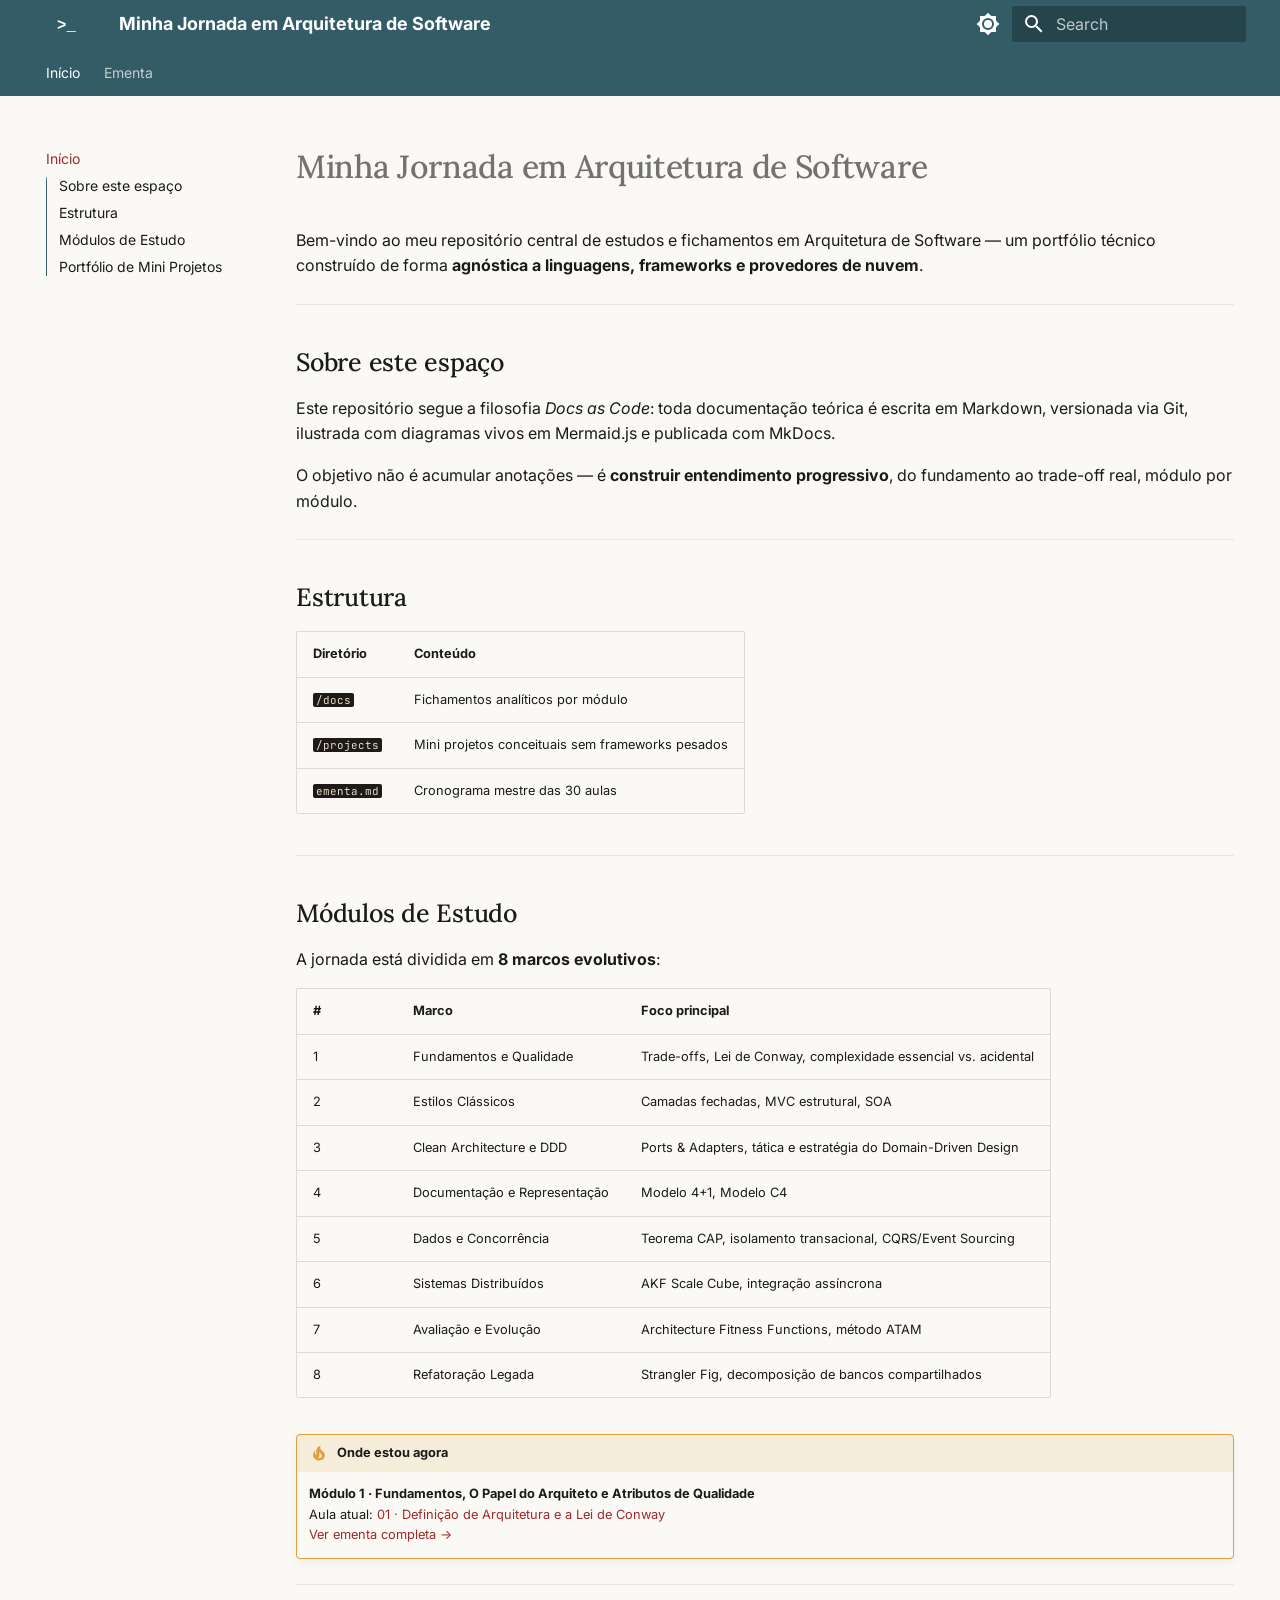
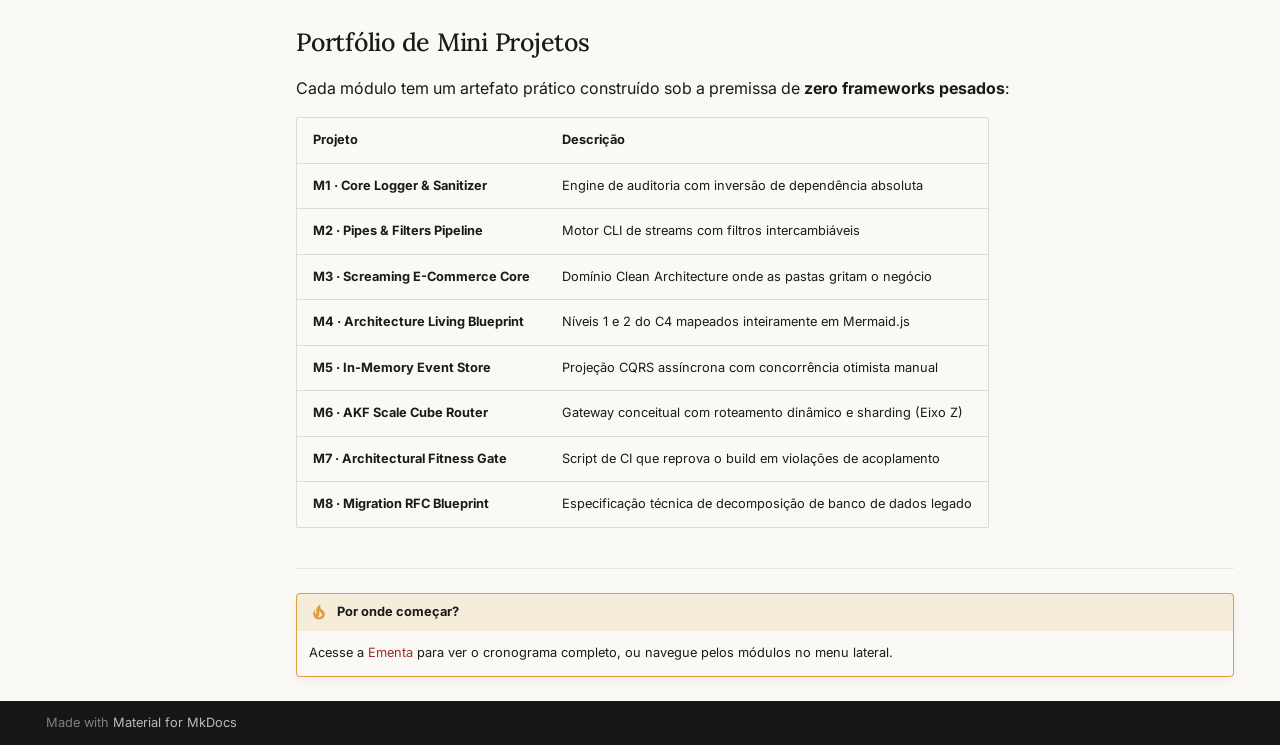
<file: index.html>
<!doctype html>
<html lang="en" class="no-js">
  <head>
    
      <meta charset="utf-8">
      <meta name="viewport" content="width=device-width,initial-scale=1">
      
        <meta name="description" content="Fichamentos e projetos da minha jornada em arquitetura de software">
      
      
        <meta name="author" content="Aline Oliveira">
      
      
        <link rel="canonical" href="https://knogru.github.io/minha-jornada-na-arquitetura-de-software/">
      
      
      
        <link rel="next" href="ementa/">
      
      
        
      
      
      <link rel="icon" href="assets/favicon.png">
      <meta name="generator" content="mkdocs-1.6.1, mkdocs-material-9.7.6">
    
    
      
        <title>Minha Jornada em Arquitetura de Software</title>
      
    
    

      <link rel="stylesheet" href="assets/stylesheets/main.484c7ddc.min.css">
      
        
        <link rel="stylesheet" href="assets/stylesheets/palette.ab4e12ef.min.css">
      
      


    
<link rel="preconnect" href="https://fonts.googleapis.com">
<link
    href="https://fonts.googleapis.com/css2?family=Lora:wght@400;500&family=Inter:wght@400;500&family=JetBrains+Mono&display=swap"
    rel="stylesheet">

    
      
    
    
      
        
        
        <link rel="preconnect" href="https://fonts.gstatic.com" crossorigin>
        <link rel="stylesheet" href="https://fonts.googleapis.com/css?family=Inter:300,300i,400,400i,700,700i%7CJetBrains+Mono:400,400i,700,700i&display=fallback">
        <style>:root{--md-text-font:"Inter";--md-code-font:"JetBrains Mono"}</style>
      
    
    
      <link rel="stylesheet" href="stylesheets/extra.css">
    
    <script>__md_scope=new URL(".",location),__md_hash=e=>[...e].reduce(((e,_)=>(e<<5)-e+_.charCodeAt(0)),0),__md_get=(e,_=localStorage,t=__md_scope)=>JSON.parse(_.getItem(t.pathname+"."+e)),__md_set=(e,_,t=localStorage,a=__md_scope)=>{try{t.setItem(a.pathname+"."+e,JSON.stringify(_))}catch(e){}}</script>
    
      

    
    
  </head>
  
  
    
    
      
    
    
    
    
    <body dir="ltr" data-md-color-scheme="default" data-md-color-primary="custom" data-md-color-accent="custom">
  
    
    <input class="md-toggle" data-md-toggle="drawer" type="checkbox" id="__drawer" autocomplete="off">
    <input class="md-toggle" data-md-toggle="search" type="checkbox" id="__search" autocomplete="off">
    <label class="md-overlay" for="__drawer"></label>
    <div data-md-component="skip">
      
        
        <a href="#minha-jornada-em-arquitetura-de-software" class="md-skip">
          Skip to content
        </a>
      
    </div>
    <div data-md-component="announce">
      
    </div>
    
    
      

<header class="md-header" data-md-component="header">
  <nav class="md-header__inner md-grid" aria-label="Header">
    <a href="." title="Minha Jornada em Arquitetura de Software" class="md-header__button md-logo" aria-label="Minha Jornada em Arquitetura de Software" data-md-component="logo">
      
  <img src="assets/logo.svg" alt="logo">

    </a>
    <label class="md-header__button md-icon" for="__drawer">
      
      <svg xmlns="http://www.w3.org/2000/svg" viewBox="0 0 24 24"><path d="M3 6h18v2H3zm0 5h18v2H3zm0 5h18v2H3z"/></svg>
    </label>
    <div class="md-header__title" data-md-component="header-title">
      <div class="md-header__ellipsis">
        <div class="md-header__topic">
          <span class="md-ellipsis">
            Minha Jornada em Arquitetura de Software
          </span>
        </div>
        <div class="md-header__topic" data-md-component="header-topic">
          <span class="md-ellipsis">
            
              Início
            
          </span>
        </div>
      </div>
    </div>
    
      
        <form class="md-header__option" data-md-component="palette">
  
    
    
    
    <input class="md-option" data-md-color-media="(prefers-color-scheme: light)" data-md-color-scheme="default" data-md-color-primary="custom" data-md-color-accent="custom"  aria-label="Mudar para modo escuro"  type="radio" name="__palette" id="__palette_0">
    
      <label class="md-header__button md-icon" title="Mudar para modo escuro" for="__palette_1" hidden>
        <svg xmlns="http://www.w3.org/2000/svg" viewBox="0 0 24 24"><path d="M12 8a4 4 0 0 0-4 4 4 4 0 0 0 4 4 4 4 0 0 0 4-4 4 4 0 0 0-4-4m0 10a6 6 0 0 1-6-6 6 6 0 0 1 6-6 6 6 0 0 1 6 6 6 6 0 0 1-6 6m8-9.31V4h-4.69L12 .69 8.69 4H4v4.69L.69 12 4 15.31V20h4.69L12 23.31 15.31 20H20v-4.69L23.31 12z"/></svg>
      </label>
    
  
    
    
    
    <input class="md-option" data-md-color-media="(prefers-color-scheme: dark)" data-md-color-scheme="slate" data-md-color-primary="custom" data-md-color-accent="custom"  aria-label="Mudar para modo claro"  type="radio" name="__palette" id="__palette_1">
    
      <label class="md-header__button md-icon" title="Mudar para modo claro" for="__palette_0" hidden>
        <svg xmlns="http://www.w3.org/2000/svg" viewBox="0 0 24 24"><path d="M12 18c-.89 0-1.74-.2-2.5-.55C11.56 16.5 13 14.42 13 12s-1.44-4.5-3.5-5.45C10.26 6.2 11.11 6 12 6a6 6 0 0 1 6 6 6 6 0 0 1-6 6m8-9.31V4h-4.69L12 .69 8.69 4H4v4.69L.69 12 4 15.31V20h4.69L12 23.31 15.31 20H20v-4.69L23.31 12z"/></svg>
      </label>
    
  
</form>
      
    
    
      <script>var palette=__md_get("__palette");if(palette&&palette.color){if("(prefers-color-scheme)"===palette.color.media){var media=matchMedia("(prefers-color-scheme: light)"),input=document.querySelector(media.matches?"[data-md-color-media='(prefers-color-scheme: light)']":"[data-md-color-media='(prefers-color-scheme: dark)']");palette.color.media=input.getAttribute("data-md-color-media"),palette.color.scheme=input.getAttribute("data-md-color-scheme"),palette.color.primary=input.getAttribute("data-md-color-primary"),palette.color.accent=input.getAttribute("data-md-color-accent")}for(var[key,value]of Object.entries(palette.color))document.body.setAttribute("data-md-color-"+key,value)}</script>
    
    
    
      
      
        <label class="md-header__button md-icon" for="__search">
          
          <svg xmlns="http://www.w3.org/2000/svg" viewBox="0 0 24 24"><path d="M9.5 3A6.5 6.5 0 0 1 16 9.5c0 1.61-.59 3.09-1.56 4.23l.27.27h.79l5 5-1.5 1.5-5-5v-.79l-.27-.27A6.52 6.52 0 0 1 9.5 16 6.5 6.5 0 0 1 3 9.5 6.5 6.5 0 0 1 9.5 3m0 2C7 5 5 7 5 9.5S7 14 9.5 14 14 12 14 9.5 12 5 9.5 5"/></svg>
        </label>
        <div class="md-search" data-md-component="search" role="dialog">
  <label class="md-search__overlay" for="__search"></label>
  <div class="md-search__inner" role="search">
    <form class="md-search__form" name="search">
      <input type="text" class="md-search__input" name="query" aria-label="Search" placeholder="Search" autocapitalize="off" autocorrect="off" autocomplete="off" spellcheck="false" data-md-component="search-query" required>
      <label class="md-search__icon md-icon" for="__search">
        
        <svg xmlns="http://www.w3.org/2000/svg" viewBox="0 0 24 24"><path d="M9.5 3A6.5 6.5 0 0 1 16 9.5c0 1.61-.59 3.09-1.56 4.23l.27.27h.79l5 5-1.5 1.5-5-5v-.79l-.27-.27A6.52 6.52 0 0 1 9.5 16 6.5 6.5 0 0 1 3 9.5 6.5 6.5 0 0 1 9.5 3m0 2C7 5 5 7 5 9.5S7 14 9.5 14 14 12 14 9.5 12 5 9.5 5"/></svg>
        
        <svg xmlns="http://www.w3.org/2000/svg" viewBox="0 0 24 24"><path d="M20 11v2H8l5.5 5.5-1.42 1.42L4.16 12l7.92-7.92L13.5 5.5 8 11z"/></svg>
      </label>
      <nav class="md-search__options" aria-label="Search">
        
        <button type="reset" class="md-search__icon md-icon" title="Clear" aria-label="Clear" tabindex="-1">
          
          <svg xmlns="http://www.w3.org/2000/svg" viewBox="0 0 24 24"><path d="M19 6.41 17.59 5 12 10.59 6.41 5 5 6.41 10.59 12 5 17.59 6.41 19 12 13.41 17.59 19 19 17.59 13.41 12z"/></svg>
        </button>
      </nav>
      
    </form>
    <div class="md-search__output">
      <div class="md-search__scrollwrap" tabindex="0" data-md-scrollfix>
        <div class="md-search-result" data-md-component="search-result">
          <div class="md-search-result__meta">
            Initializing search
          </div>
          <ol class="md-search-result__list" role="presentation"></ol>
        </div>
      </div>
    </div>
  </div>
</div>
      
    
    
  </nav>
  
</header>
    
    <div class="md-container" data-md-component="container">
      
      
        
          
            
<nav class="md-tabs" aria-label="Tabs" data-md-component="tabs">
  <div class="md-grid">
    <ul class="md-tabs__list">
      
        
  
  
  
    
  
  
    <li class="md-tabs__item md-tabs__item--active">
      <a href="." class="md-tabs__link">
        
  
  
    
  
  Início

      </a>
    </li>
  

      
        
  
  
  
  
    <li class="md-tabs__item">
      <a href="ementa/" class="md-tabs__link">
        
  
  
    
  
  Ementa

      </a>
    </li>
  

      
    </ul>
  </div>
</nav>
          
        
      
      <main class="md-main" data-md-component="main">
        <div class="md-main__inner md-grid">
          
            
              
              <div class="md-sidebar md-sidebar--primary" data-md-component="sidebar" data-md-type="navigation" >
                <div class="md-sidebar__scrollwrap">
                  <div class="md-sidebar__inner">
                    


  


  

<nav class="md-nav md-nav--primary md-nav--lifted md-nav--integrated" aria-label="Navigation" data-md-level="0">
  <label class="md-nav__title" for="__drawer">
    <a href="." title="Minha Jornada em Arquitetura de Software" class="md-nav__button md-logo" aria-label="Minha Jornada em Arquitetura de Software" data-md-component="logo">
      
  <img src="assets/logo.svg" alt="logo">

    </a>
    Minha Jornada em Arquitetura de Software
  </label>
  
  <ul class="md-nav__list" data-md-scrollfix>
    
      
      
  
  
    
  
  
  
    <li class="md-nav__item md-nav__item--active">
      
      <input class="md-nav__toggle md-toggle" type="checkbox" id="__toc">
      
      
        
      
      
        <label class="md-nav__link md-nav__link--active" for="__toc">
          
  
  
  <span class="md-ellipsis">
    
  
    Início
  

    
  </span>
  
  

          <span class="md-nav__icon md-icon"></span>
        </label>
      
      <a href="." class="md-nav__link md-nav__link--active">
        
  
  
  <span class="md-ellipsis">
    
  
    Início
  

    
  </span>
  
  

      </a>
      
        

<nav class="md-nav md-nav--secondary" aria-label="Table of contents">
  
  
  
    
  
  
    <label class="md-nav__title" for="__toc">
      <span class="md-nav__icon md-icon"></span>
      Table of contents
    </label>
    <ul class="md-nav__list" data-md-component="toc" data-md-scrollfix>
      
        <li class="md-nav__item">
  <a href="#sobre-este-espaco" class="md-nav__link">
    <span class="md-ellipsis">
      
        Sobre este espaço
      
    </span>
  </a>
  
</li>
      
        <li class="md-nav__item">
  <a href="#estrutura" class="md-nav__link">
    <span class="md-ellipsis">
      
        Estrutura
      
    </span>
  </a>
  
</li>
      
        <li class="md-nav__item">
  <a href="#modulos-de-estudo" class="md-nav__link">
    <span class="md-ellipsis">
      
        Módulos de Estudo
      
    </span>
  </a>
  
</li>
      
        <li class="md-nav__item">
  <a href="#portfolio-de-mini-projetos" class="md-nav__link">
    <span class="md-ellipsis">
      
        Portfólio de Mini Projetos
      
    </span>
  </a>
  
</li>
      
    </ul>
  
</nav>
      
    </li>
  

    
      
      
  
  
  
  
    <li class="md-nav__item">
      <a href="ementa/" class="md-nav__link">
        
  
  
  <span class="md-ellipsis">
    
  
    Ementa
  

    
  </span>
  
  

      </a>
    </li>
  

    
  </ul>
</nav>
                  </div>
                </div>
              </div>
            
            
          
          
            <div class="md-content" data-md-component="content">
              
              <article class="md-content__inner md-typeset">
                
                  



<h1 id="minha-jornada-em-arquitetura-de-software">Minha Jornada em Arquitetura de Software</h1>
<p>Bem-vindo ao meu repositório central de estudos e fichamentos em Arquitetura de Software — um portfólio técnico construído de forma <strong>agnóstica a linguagens, frameworks e provedores de nuvem</strong>.</p>
<hr />
<h2 id="sobre-este-espaco">Sobre este espaço</h2>
<p>Este repositório segue a filosofia <em>Docs as Code</em>: toda documentação teórica é escrita em Markdown, versionada via Git, ilustrada com diagramas vivos em Mermaid.js e publicada com MkDocs.</p>
<p>O objetivo não é acumular anotações — é <strong>construir entendimento progressivo</strong>, do fundamento ao trade-off real, módulo por módulo.</p>
<hr />
<h2 id="estrutura">Estrutura</h2>
<table>
<thead>
<tr>
<th>Diretório</th>
<th>Conteúdo</th>
</tr>
</thead>
<tbody>
<tr>
<td><code>/docs</code></td>
<td>Fichamentos analíticos por módulo</td>
</tr>
<tr>
<td><code>/projects</code></td>
<td>Mini projetos conceituais sem frameworks pesados</td>
</tr>
<tr>
<td><code>ementa.md</code></td>
<td>Cronograma mestre das 30 aulas</td>
</tr>
</tbody>
</table>
<hr />
<h2 id="modulos-de-estudo">Módulos de Estudo</h2>
<p>A jornada está dividida em <strong>8 marcos evolutivos</strong>:</p>
<table>
<thead>
<tr>
<th>#</th>
<th>Marco</th>
<th>Foco principal</th>
</tr>
</thead>
<tbody>
<tr>
<td>1</td>
<td>Fundamentos e Qualidade</td>
<td>Trade-offs, Lei de Conway, complexidade essencial vs. acidental</td>
</tr>
<tr>
<td>2</td>
<td>Estilos Clássicos</td>
<td>Camadas fechadas, MVC estrutural, SOA</td>
</tr>
<tr>
<td>3</td>
<td>Clean Architecture e DDD</td>
<td>Ports &amp; Adapters, tática e estratégia do Domain-Driven Design</td>
</tr>
<tr>
<td>4</td>
<td>Documentação e Representação</td>
<td>Modelo 4+1, Modelo C4</td>
</tr>
<tr>
<td>5</td>
<td>Dados e Concorrência</td>
<td>Teorema CAP, isolamento transacional, CQRS/Event Sourcing</td>
</tr>
<tr>
<td>6</td>
<td>Sistemas Distribuídos</td>
<td>AKF Scale Cube, integração assíncrona</td>
</tr>
<tr>
<td>7</td>
<td>Avaliação e Evolução</td>
<td>Architecture Fitness Functions, método ATAM</td>
</tr>
<tr>
<td>8</td>
<td>Refatoração Legada</td>
<td>Strangler Fig, decomposição de bancos compartilhados</td>
</tr>
</tbody>
</table>
<div class="admonition tip">
<p class="admonition-title">Onde estou agora</p>
<p><strong>Módulo 1 · Fundamentos, O Papel do Arquiteto e Atributos de Qualidade</strong><br />
Aula atual: <a href="blog/posts/modulo-1-aula-01-definicao-de-arquitetura-e-lei-de-conway.md">01 · Definição de Arquitetura e a Lei de Conway</a><br />
<a href="ementa/">Ver ementa completa →</a></p>
</div>
<hr />
<h2 id="portfolio-de-mini-projetos">Portfólio de Mini Projetos</h2>
<p>Cada módulo tem um artefato prático construído sob a premissa de <strong>zero frameworks pesados</strong>:</p>
<table>
<thead>
<tr>
<th>Projeto</th>
<th>Descrição</th>
</tr>
</thead>
<tbody>
<tr>
<td><strong>M1 · Core Logger &amp; Sanitizer</strong></td>
<td>Engine de auditoria com inversão de dependência absoluta</td>
</tr>
<tr>
<td><strong>M2 · Pipes &amp; Filters Pipeline</strong></td>
<td>Motor CLI de streams com filtros intercambiáveis</td>
</tr>
<tr>
<td><strong>M3 · Screaming E-Commerce Core</strong></td>
<td>Domínio Clean Architecture onde as pastas gritam o negócio</td>
</tr>
<tr>
<td><strong>M4 · Architecture Living Blueprint</strong></td>
<td>Níveis 1 e 2 do C4 mapeados inteiramente em Mermaid.js</td>
</tr>
<tr>
<td><strong>M5 · In-Memory Event Store</strong></td>
<td>Projeção CQRS assíncrona com concorrência otimista manual</td>
</tr>
<tr>
<td><strong>M6 · AKF Scale Cube Router</strong></td>
<td>Gateway conceitual com roteamento dinâmico e sharding (Eixo Z)</td>
</tr>
<tr>
<td><strong>M7 · Architectural Fitness Gate</strong></td>
<td>Script de CI que reprova o build em violações de acoplamento</td>
</tr>
<tr>
<td><strong>M8 · Migration RFC Blueprint</strong></td>
<td>Especificação técnica de decomposição de banco de dados legado</td>
</tr>
</tbody>
</table>
<hr />
<div class="admonition tip">
<p class="admonition-title">Por onde começar?</p>
<p>Acesse a <a href="ementa/">Ementa</a> para ver o cronograma completo, ou navegue pelos módulos no menu lateral.</p>
</div>












                
              </article>
            </div>
          
          
<script>var target=document.getElementById(location.hash.slice(1));target&&target.name&&(target.checked=target.name.startsWith("__tabbed_"))</script>
        </div>
        
          <button type="button" class="md-top md-icon" data-md-component="top" hidden>
  
  <svg xmlns="http://www.w3.org/2000/svg" viewBox="0 0 24 24"><path d="M13 20h-2V8l-5.5 5.5-1.42-1.42L12 4.16l7.92 7.92-1.42 1.42L13 8z"/></svg>
  Back to top
</button>
        
      </main>
      
        <footer class="md-footer">
  
  <div class="md-footer-meta md-typeset">
    <div class="md-footer-meta__inner md-grid">
      <div class="md-copyright">
  
  
    Made with
    <a href="https://squidfunk.github.io/mkdocs-material/" target="_blank" rel="noopener">
      Material for MkDocs
    </a>
  
</div>
      
    </div>
  </div>
</footer>
      
    </div>
    <div class="md-dialog" data-md-component="dialog">
      <div class="md-dialog__inner md-typeset"></div>
    </div>
    
    
    
      
      
      <script id="__config" type="application/json">{"annotate": null, "base": ".", "features": ["navigation.tabs", "navigation.sections", "toc.integrate", "content.code.copy", "navigation.top"], "search": "assets/javascripts/workers/search.2c215733.min.js", "tags": null, "translations": {"clipboard.copied": "Copied to clipboard", "clipboard.copy": "Copy to clipboard", "search.result.more.one": "1 more on this page", "search.result.more.other": "# more on this page", "search.result.none": "No matching documents", "search.result.one": "1 matching document", "search.result.other": "# matching documents", "search.result.placeholder": "Type to start searching", "search.result.term.missing": "Missing", "select.version": "Select version"}, "version": null}</script>
    
    
      <script src="assets/javascripts/bundle.79ae519e.min.js"></script>
      
    
  </body>
</html>
</file>
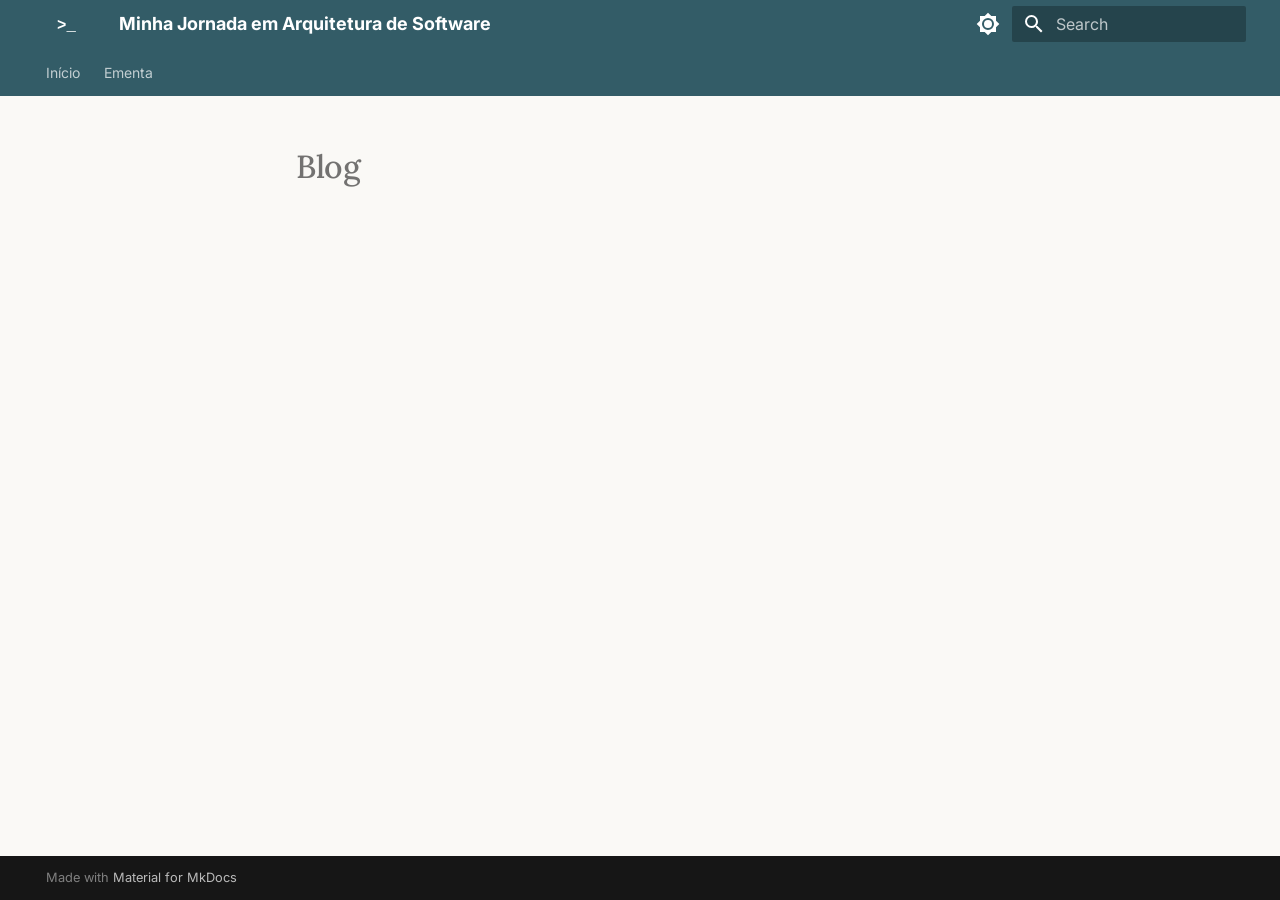
<file: blog/index.html>
<!doctype html>
<html lang="en" class="no-js">
  <head>
    
      <meta charset="utf-8">
      <meta name="viewport" content="width=device-width,initial-scale=1">
      
        <meta name="description" content="Fichamentos e projetos da minha jornada em arquitetura de software">
      
      
        <meta name="author" content="Aline Oliveira">
      
      
        <link rel="canonical" href="https://knogru.github.io/minha-jornada-na-arquitetura-de-software/blog/">
      
      
      
      
        
      
      
      <link rel="icon" href="../assets/favicon.png">
      <meta name="generator" content="mkdocs-1.6.1, mkdocs-material-9.7.6">
    
    
      
        <title>Blog - Minha Jornada em Arquitetura de Software</title>
      
    
    

      <link rel="stylesheet" href="../assets/stylesheets/main.484c7ddc.min.css">
      
        
        <link rel="stylesheet" href="../assets/stylesheets/palette.ab4e12ef.min.css">
      
      


    
<link rel="preconnect" href="https://fonts.googleapis.com">
<link
    href="https://fonts.googleapis.com/css2?family=Lora:wght@400;500&family=Inter:wght@400;500&family=JetBrains+Mono&display=swap"
    rel="stylesheet">

    
      
    
    
      
        
        
        <link rel="preconnect" href="https://fonts.gstatic.com" crossorigin>
        <link rel="stylesheet" href="https://fonts.googleapis.com/css?family=Inter:300,300i,400,400i,700,700i%7CJetBrains+Mono:400,400i,700,700i&display=fallback">
        <style>:root{--md-text-font:"Inter";--md-code-font:"JetBrains Mono"}</style>
      
    
    
      <link rel="stylesheet" href="../stylesheets/extra.css">
    
    <script>__md_scope=new URL("..",location),__md_hash=e=>[...e].reduce(((e,_)=>(e<<5)-e+_.charCodeAt(0)),0),__md_get=(e,_=localStorage,t=__md_scope)=>JSON.parse(_.getItem(t.pathname+"."+e)),__md_set=(e,_,t=localStorage,a=__md_scope)=>{try{t.setItem(a.pathname+"."+e,JSON.stringify(_))}catch(e){}}</script>
    
      

    
    
  </head>
  
  
    
    
      
    
    
    
    
    <body dir="ltr" data-md-color-scheme="default" data-md-color-primary="custom" data-md-color-accent="custom">
  
    
    <input class="md-toggle" data-md-toggle="drawer" type="checkbox" id="__drawer" autocomplete="off">
    <input class="md-toggle" data-md-toggle="search" type="checkbox" id="__search" autocomplete="off">
    <label class="md-overlay" for="__drawer"></label>
    <div data-md-component="skip">
      
        
        <a href="#blog" class="md-skip">
          Skip to content
        </a>
      
    </div>
    <div data-md-component="announce">
      
    </div>
    
    
      

<header class="md-header" data-md-component="header">
  <nav class="md-header__inner md-grid" aria-label="Header">
    <a href=".." title="Minha Jornada em Arquitetura de Software" class="md-header__button md-logo" aria-label="Minha Jornada em Arquitetura de Software" data-md-component="logo">
      
  <img src="../assets/logo.svg" alt="logo">

    </a>
    <label class="md-header__button md-icon" for="__drawer">
      
      <svg xmlns="http://www.w3.org/2000/svg" viewBox="0 0 24 24"><path d="M3 6h18v2H3zm0 5h18v2H3zm0 5h18v2H3z"/></svg>
    </label>
    <div class="md-header__title" data-md-component="header-title">
      <div class="md-header__ellipsis">
        <div class="md-header__topic">
          <span class="md-ellipsis">
            Minha Jornada em Arquitetura de Software
          </span>
        </div>
        <div class="md-header__topic" data-md-component="header-topic">
          <span class="md-ellipsis">
            
              Blog
            
          </span>
        </div>
      </div>
    </div>
    
      
        <form class="md-header__option" data-md-component="palette">
  
    
    
    
    <input class="md-option" data-md-color-media="(prefers-color-scheme: light)" data-md-color-scheme="default" data-md-color-primary="custom" data-md-color-accent="custom"  aria-label="Mudar para modo escuro"  type="radio" name="__palette" id="__palette_0">
    
      <label class="md-header__button md-icon" title="Mudar para modo escuro" for="__palette_1" hidden>
        <svg xmlns="http://www.w3.org/2000/svg" viewBox="0 0 24 24"><path d="M12 8a4 4 0 0 0-4 4 4 4 0 0 0 4 4 4 4 0 0 0 4-4 4 4 0 0 0-4-4m0 10a6 6 0 0 1-6-6 6 6 0 0 1 6-6 6 6 0 0 1 6 6 6 6 0 0 1-6 6m8-9.31V4h-4.69L12 .69 8.69 4H4v4.69L.69 12 4 15.31V20h4.69L12 23.31 15.31 20H20v-4.69L23.31 12z"/></svg>
      </label>
    
  
    
    
    
    <input class="md-option" data-md-color-media="(prefers-color-scheme: dark)" data-md-color-scheme="slate" data-md-color-primary="custom" data-md-color-accent="custom"  aria-label="Mudar para modo claro"  type="radio" name="__palette" id="__palette_1">
    
      <label class="md-header__button md-icon" title="Mudar para modo claro" for="__palette_0" hidden>
        <svg xmlns="http://www.w3.org/2000/svg" viewBox="0 0 24 24"><path d="M12 18c-.89 0-1.74-.2-2.5-.55C11.56 16.5 13 14.42 13 12s-1.44-4.5-3.5-5.45C10.26 6.2 11.11 6 12 6a6 6 0 0 1 6 6 6 6 0 0 1-6 6m8-9.31V4h-4.69L12 .69 8.69 4H4v4.69L.69 12 4 15.31V20h4.69L12 23.31 15.31 20H20v-4.69L23.31 12z"/></svg>
      </label>
    
  
</form>
      
    
    
      <script>var palette=__md_get("__palette");if(palette&&palette.color){if("(prefers-color-scheme)"===palette.color.media){var media=matchMedia("(prefers-color-scheme: light)"),input=document.querySelector(media.matches?"[data-md-color-media='(prefers-color-scheme: light)']":"[data-md-color-media='(prefers-color-scheme: dark)']");palette.color.media=input.getAttribute("data-md-color-media"),palette.color.scheme=input.getAttribute("data-md-color-scheme"),palette.color.primary=input.getAttribute("data-md-color-primary"),palette.color.accent=input.getAttribute("data-md-color-accent")}for(var[key,value]of Object.entries(palette.color))document.body.setAttribute("data-md-color-"+key,value)}</script>
    
    
    
      
      
        <label class="md-header__button md-icon" for="__search">
          
          <svg xmlns="http://www.w3.org/2000/svg" viewBox="0 0 24 24"><path d="M9.5 3A6.5 6.5 0 0 1 16 9.5c0 1.61-.59 3.09-1.56 4.23l.27.27h.79l5 5-1.5 1.5-5-5v-.79l-.27-.27A6.52 6.52 0 0 1 9.5 16 6.5 6.5 0 0 1 3 9.5 6.5 6.5 0 0 1 9.5 3m0 2C7 5 5 7 5 9.5S7 14 9.5 14 14 12 14 9.5 12 5 9.5 5"/></svg>
        </label>
        <div class="md-search" data-md-component="search" role="dialog">
  <label class="md-search__overlay" for="__search"></label>
  <div class="md-search__inner" role="search">
    <form class="md-search__form" name="search">
      <input type="text" class="md-search__input" name="query" aria-label="Search" placeholder="Search" autocapitalize="off" autocorrect="off" autocomplete="off" spellcheck="false" data-md-component="search-query" required>
      <label class="md-search__icon md-icon" for="__search">
        
        <svg xmlns="http://www.w3.org/2000/svg" viewBox="0 0 24 24"><path d="M9.5 3A6.5 6.5 0 0 1 16 9.5c0 1.61-.59 3.09-1.56 4.23l.27.27h.79l5 5-1.5 1.5-5-5v-.79l-.27-.27A6.52 6.52 0 0 1 9.5 16 6.5 6.5 0 0 1 3 9.5 6.5 6.5 0 0 1 9.5 3m0 2C7 5 5 7 5 9.5S7 14 9.5 14 14 12 14 9.5 12 5 9.5 5"/></svg>
        
        <svg xmlns="http://www.w3.org/2000/svg" viewBox="0 0 24 24"><path d="M20 11v2H8l5.5 5.5-1.42 1.42L4.16 12l7.92-7.92L13.5 5.5 8 11z"/></svg>
      </label>
      <nav class="md-search__options" aria-label="Search">
        
        <button type="reset" class="md-search__icon md-icon" title="Clear" aria-label="Clear" tabindex="-1">
          
          <svg xmlns="http://www.w3.org/2000/svg" viewBox="0 0 24 24"><path d="M19 6.41 17.59 5 12 10.59 6.41 5 5 6.41 10.59 12 5 17.59 6.41 19 12 13.41 17.59 19 19 17.59 13.41 12z"/></svg>
        </button>
      </nav>
      
    </form>
    <div class="md-search__output">
      <div class="md-search__scrollwrap" tabindex="0" data-md-scrollfix>
        <div class="md-search-result" data-md-component="search-result">
          <div class="md-search-result__meta">
            Initializing search
          </div>
          <ol class="md-search-result__list" role="presentation"></ol>
        </div>
      </div>
    </div>
  </div>
</div>
      
    
    
  </nav>
  
</header>
    
    <div class="md-container" data-md-component="container">
      
      
        
          
            
<nav class="md-tabs" aria-label="Tabs" data-md-component="tabs">
  <div class="md-grid">
    <ul class="md-tabs__list">
      
        
  
  
  
  
    <li class="md-tabs__item">
      <a href=".." class="md-tabs__link">
        
  
  
    
  
  Início

      </a>
    </li>
  

      
        
  
  
  
  
    <li class="md-tabs__item">
      <a href="../ementa/" class="md-tabs__link">
        
  
  
    
  
  Ementa

      </a>
    </li>
  

      
    </ul>
  </div>
</nav>
          
        
      
      <main class="md-main" data-md-component="main">
        <div class="md-main__inner md-grid">
          
            
              
              <div class="md-sidebar md-sidebar--primary" data-md-component="sidebar" data-md-type="navigation" >
                <div class="md-sidebar__scrollwrap">
                  <div class="md-sidebar__inner">
                    


  


  

<nav class="md-nav md-nav--primary md-nav--lifted md-nav--integrated" aria-label="Navigation" data-md-level="0">
  <label class="md-nav__title" for="__drawer">
    <a href=".." title="Minha Jornada em Arquitetura de Software" class="md-nav__button md-logo" aria-label="Minha Jornada em Arquitetura de Software" data-md-component="logo">
      
  <img src="../assets/logo.svg" alt="logo">

    </a>
    Minha Jornada em Arquitetura de Software
  </label>
  
  <ul class="md-nav__list" data-md-scrollfix>
    
      
      
  
  
  
  
    <li class="md-nav__item">
      <a href=".." class="md-nav__link">
        
  
  
  <span class="md-ellipsis">
    
  
    Início
  

    
  </span>
  
  

      </a>
    </li>
  

    
      
      
  
  
  
  
    <li class="md-nav__item">
      <a href="../ementa/" class="md-nav__link">
        
  
  
  <span class="md-ellipsis">
    
  
    Ementa
  

    
  </span>
  
  

      </a>
    </li>
  

    
  </ul>
</nav>
                  </div>
                </div>
              </div>
            
            
          
          
  <div class="md-content" data-md-component="content">
    <div class="md-content__inner">
      <header class="md-typeset">
        <h1 id="blog">Blog</h1>
      </header>
      
      
    </div>
  </div>

          
<script>var target=document.getElementById(location.hash.slice(1));target&&target.name&&(target.checked=target.name.startsWith("__tabbed_"))</script>
        </div>
        
          <button type="button" class="md-top md-icon" data-md-component="top" hidden>
  
  <svg xmlns="http://www.w3.org/2000/svg" viewBox="0 0 24 24"><path d="M13 20h-2V8l-5.5 5.5-1.42-1.42L12 4.16l7.92 7.92-1.42 1.42L13 8z"/></svg>
  Back to top
</button>
        
      </main>
      
        <footer class="md-footer">
  
  <div class="md-footer-meta md-typeset">
    <div class="md-footer-meta__inner md-grid">
      <div class="md-copyright">
  
  
    Made with
    <a href="https://squidfunk.github.io/mkdocs-material/" target="_blank" rel="noopener">
      Material for MkDocs
    </a>
  
</div>
      
    </div>
  </div>
</footer>
      
    </div>
    <div class="md-dialog" data-md-component="dialog">
      <div class="md-dialog__inner md-typeset"></div>
    </div>
    
    
    
      
      
      <script id="__config" type="application/json">{"annotate": null, "base": "..", "features": ["navigation.tabs", "navigation.sections", "toc.integrate", "content.code.copy", "navigation.top"], "search": "../assets/javascripts/workers/search.2c215733.min.js", "tags": null, "translations": {"clipboard.copied": "Copied to clipboard", "clipboard.copy": "Copy to clipboard", "search.result.more.one": "1 more on this page", "search.result.more.other": "# more on this page", "search.result.none": "No matching documents", "search.result.one": "1 matching document", "search.result.other": "# matching documents", "search.result.placeholder": "Type to start searching", "search.result.term.missing": "Missing", "select.version": "Select version"}, "version": null}</script>
    
    
      <script src="../assets/javascripts/bundle.79ae519e.min.js"></script>
      
    
  </body>
</html>
</file>
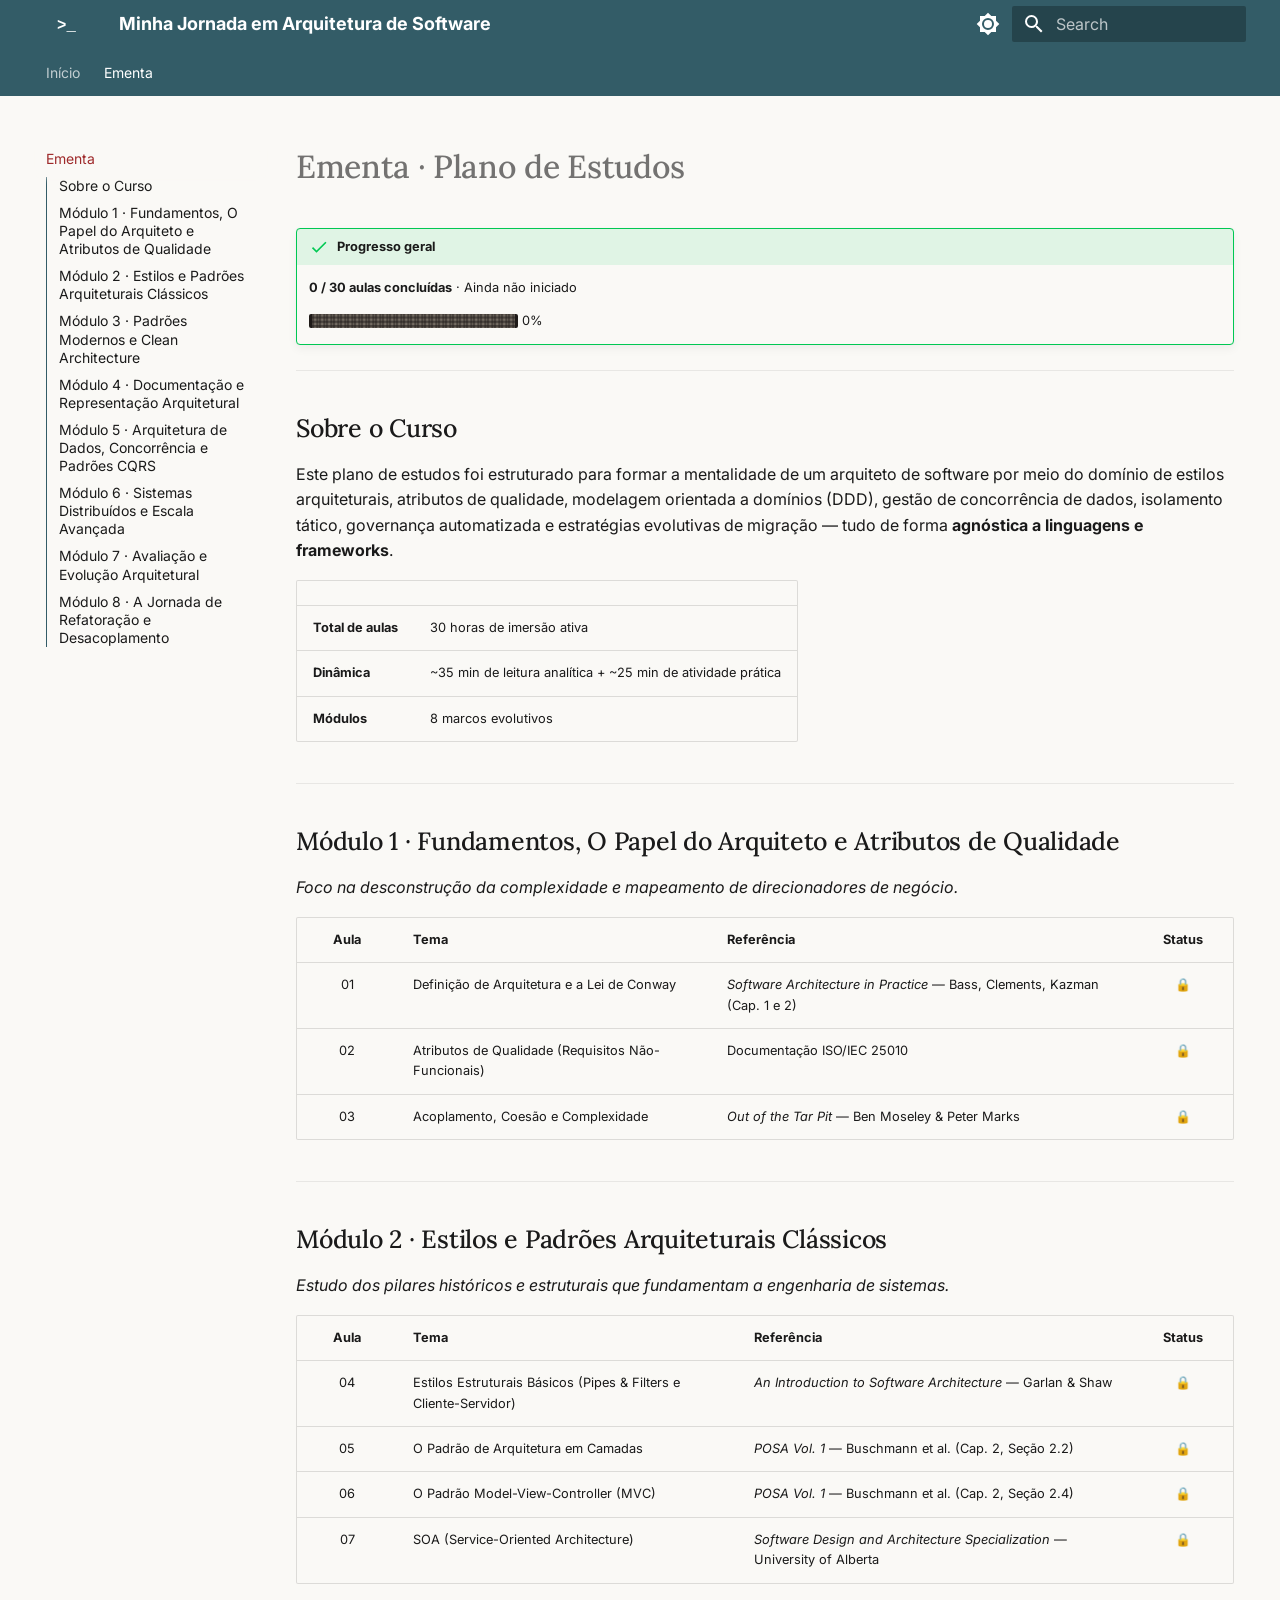
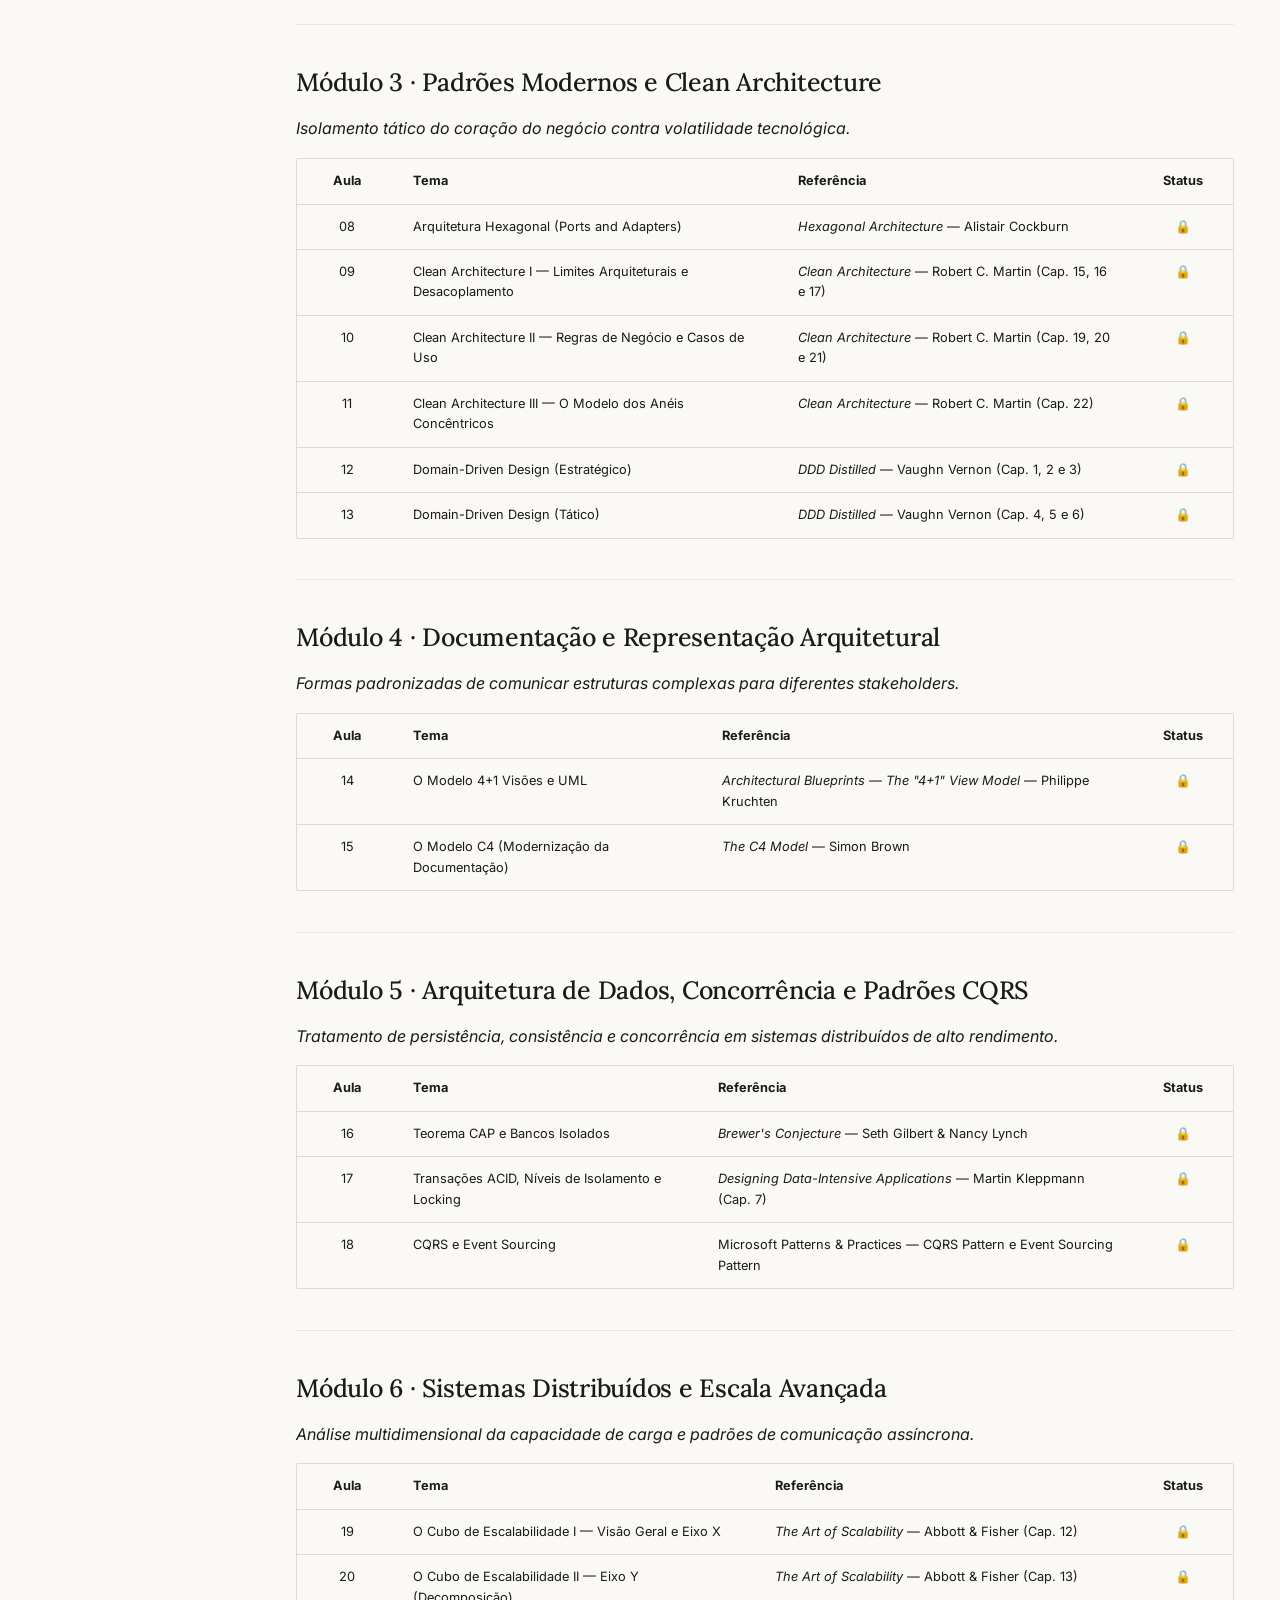
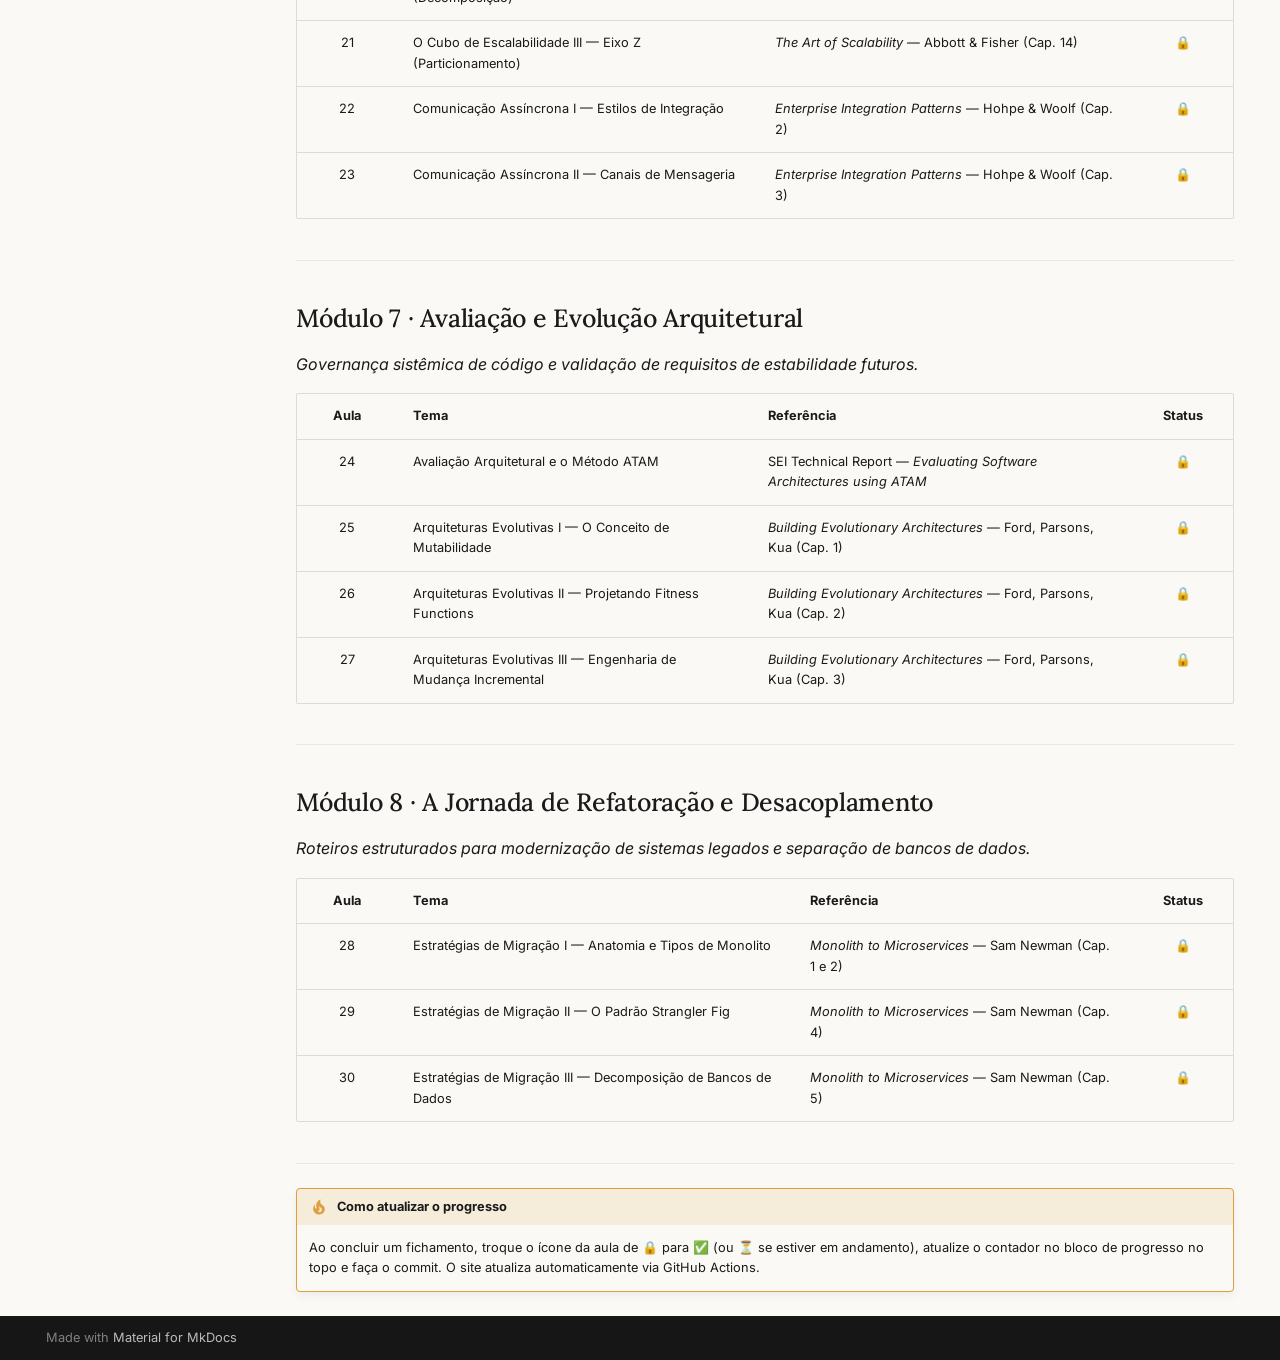
<file: ementa/index.html>
<!doctype html>
<html lang="en" class="no-js">
  <head>
    
      <meta charset="utf-8">
      <meta name="viewport" content="width=device-width,initial-scale=1">
      
        <meta name="description" content="Fichamentos e projetos da minha jornada em arquitetura de software">
      
      
        <meta name="author" content="Aline Oliveira">
      
      
        <link rel="canonical" href="https://knogru.github.io/minha-jornada-na-arquitetura-de-software/ementa/">
      
      
        <link rel="prev" href="..">
      
      
      
        
      
      
      <link rel="icon" href="../assets/favicon.png">
      <meta name="generator" content="mkdocs-1.6.1, mkdocs-material-9.7.6">
    
    
      
        <title>Ementa - Minha Jornada em Arquitetura de Software</title>
      
    
    

      <link rel="stylesheet" href="../assets/stylesheets/main.484c7ddc.min.css">
      
        
        <link rel="stylesheet" href="../assets/stylesheets/palette.ab4e12ef.min.css">
      
      


    
<link rel="preconnect" href="https://fonts.googleapis.com">
<link
    href="https://fonts.googleapis.com/css2?family=Lora:wght@400;500&family=Inter:wght@400;500&family=JetBrains+Mono&display=swap"
    rel="stylesheet">

    
      
    
    
      
        
        
        <link rel="preconnect" href="https://fonts.gstatic.com" crossorigin>
        <link rel="stylesheet" href="https://fonts.googleapis.com/css?family=Inter:300,300i,400,400i,700,700i%7CJetBrains+Mono:400,400i,700,700i&display=fallback">
        <style>:root{--md-text-font:"Inter";--md-code-font:"JetBrains Mono"}</style>
      
    
    
      <link rel="stylesheet" href="../stylesheets/extra.css">
    
    <script>__md_scope=new URL("..",location),__md_hash=e=>[...e].reduce(((e,_)=>(e<<5)-e+_.charCodeAt(0)),0),__md_get=(e,_=localStorage,t=__md_scope)=>JSON.parse(_.getItem(t.pathname+"."+e)),__md_set=(e,_,t=localStorage,a=__md_scope)=>{try{t.setItem(a.pathname+"."+e,JSON.stringify(_))}catch(e){}}</script>
    
      

    
    
  </head>
  
  
    
    
      
    
    
    
    
    <body dir="ltr" data-md-color-scheme="default" data-md-color-primary="custom" data-md-color-accent="custom">
  
    
    <input class="md-toggle" data-md-toggle="drawer" type="checkbox" id="__drawer" autocomplete="off">
    <input class="md-toggle" data-md-toggle="search" type="checkbox" id="__search" autocomplete="off">
    <label class="md-overlay" for="__drawer"></label>
    <div data-md-component="skip">
      
        
        <a href="#ementa-plano-de-estudos" class="md-skip">
          Skip to content
        </a>
      
    </div>
    <div data-md-component="announce">
      
    </div>
    
    
      

<header class="md-header" data-md-component="header">
  <nav class="md-header__inner md-grid" aria-label="Header">
    <a href=".." title="Minha Jornada em Arquitetura de Software" class="md-header__button md-logo" aria-label="Minha Jornada em Arquitetura de Software" data-md-component="logo">
      
  <img src="../assets/logo.svg" alt="logo">

    </a>
    <label class="md-header__button md-icon" for="__drawer">
      
      <svg xmlns="http://www.w3.org/2000/svg" viewBox="0 0 24 24"><path d="M3 6h18v2H3zm0 5h18v2H3zm0 5h18v2H3z"/></svg>
    </label>
    <div class="md-header__title" data-md-component="header-title">
      <div class="md-header__ellipsis">
        <div class="md-header__topic">
          <span class="md-ellipsis">
            Minha Jornada em Arquitetura de Software
          </span>
        </div>
        <div class="md-header__topic" data-md-component="header-topic">
          <span class="md-ellipsis">
            
              Ementa
            
          </span>
        </div>
      </div>
    </div>
    
      
        <form class="md-header__option" data-md-component="palette">
  
    
    
    
    <input class="md-option" data-md-color-media="(prefers-color-scheme: light)" data-md-color-scheme="default" data-md-color-primary="custom" data-md-color-accent="custom"  aria-label="Mudar para modo escuro"  type="radio" name="__palette" id="__palette_0">
    
      <label class="md-header__button md-icon" title="Mudar para modo escuro" for="__palette_1" hidden>
        <svg xmlns="http://www.w3.org/2000/svg" viewBox="0 0 24 24"><path d="M12 8a4 4 0 0 0-4 4 4 4 0 0 0 4 4 4 4 0 0 0 4-4 4 4 0 0 0-4-4m0 10a6 6 0 0 1-6-6 6 6 0 0 1 6-6 6 6 0 0 1 6 6 6 6 0 0 1-6 6m8-9.31V4h-4.69L12 .69 8.69 4H4v4.69L.69 12 4 15.31V20h4.69L12 23.31 15.31 20H20v-4.69L23.31 12z"/></svg>
      </label>
    
  
    
    
    
    <input class="md-option" data-md-color-media="(prefers-color-scheme: dark)" data-md-color-scheme="slate" data-md-color-primary="custom" data-md-color-accent="custom"  aria-label="Mudar para modo claro"  type="radio" name="__palette" id="__palette_1">
    
      <label class="md-header__button md-icon" title="Mudar para modo claro" for="__palette_0" hidden>
        <svg xmlns="http://www.w3.org/2000/svg" viewBox="0 0 24 24"><path d="M12 18c-.89 0-1.74-.2-2.5-.55C11.56 16.5 13 14.42 13 12s-1.44-4.5-3.5-5.45C10.26 6.2 11.11 6 12 6a6 6 0 0 1 6 6 6 6 0 0 1-6 6m8-9.31V4h-4.69L12 .69 8.69 4H4v4.69L.69 12 4 15.31V20h4.69L12 23.31 15.31 20H20v-4.69L23.31 12z"/></svg>
      </label>
    
  
</form>
      
    
    
      <script>var palette=__md_get("__palette");if(palette&&palette.color){if("(prefers-color-scheme)"===palette.color.media){var media=matchMedia("(prefers-color-scheme: light)"),input=document.querySelector(media.matches?"[data-md-color-media='(prefers-color-scheme: light)']":"[data-md-color-media='(prefers-color-scheme: dark)']");palette.color.media=input.getAttribute("data-md-color-media"),palette.color.scheme=input.getAttribute("data-md-color-scheme"),palette.color.primary=input.getAttribute("data-md-color-primary"),palette.color.accent=input.getAttribute("data-md-color-accent")}for(var[key,value]of Object.entries(palette.color))document.body.setAttribute("data-md-color-"+key,value)}</script>
    
    
    
      
      
        <label class="md-header__button md-icon" for="__search">
          
          <svg xmlns="http://www.w3.org/2000/svg" viewBox="0 0 24 24"><path d="M9.5 3A6.5 6.5 0 0 1 16 9.5c0 1.61-.59 3.09-1.56 4.23l.27.27h.79l5 5-1.5 1.5-5-5v-.79l-.27-.27A6.52 6.52 0 0 1 9.5 16 6.5 6.5 0 0 1 3 9.5 6.5 6.5 0 0 1 9.5 3m0 2C7 5 5 7 5 9.5S7 14 9.5 14 14 12 14 9.5 12 5 9.5 5"/></svg>
        </label>
        <div class="md-search" data-md-component="search" role="dialog">
  <label class="md-search__overlay" for="__search"></label>
  <div class="md-search__inner" role="search">
    <form class="md-search__form" name="search">
      <input type="text" class="md-search__input" name="query" aria-label="Search" placeholder="Search" autocapitalize="off" autocorrect="off" autocomplete="off" spellcheck="false" data-md-component="search-query" required>
      <label class="md-search__icon md-icon" for="__search">
        
        <svg xmlns="http://www.w3.org/2000/svg" viewBox="0 0 24 24"><path d="M9.5 3A6.5 6.5 0 0 1 16 9.5c0 1.61-.59 3.09-1.56 4.23l.27.27h.79l5 5-1.5 1.5-5-5v-.79l-.27-.27A6.52 6.52 0 0 1 9.5 16 6.5 6.5 0 0 1 3 9.5 6.5 6.5 0 0 1 9.5 3m0 2C7 5 5 7 5 9.5S7 14 9.5 14 14 12 14 9.5 12 5 9.5 5"/></svg>
        
        <svg xmlns="http://www.w3.org/2000/svg" viewBox="0 0 24 24"><path d="M20 11v2H8l5.5 5.5-1.42 1.42L4.16 12l7.92-7.92L13.5 5.5 8 11z"/></svg>
      </label>
      <nav class="md-search__options" aria-label="Search">
        
        <button type="reset" class="md-search__icon md-icon" title="Clear" aria-label="Clear" tabindex="-1">
          
          <svg xmlns="http://www.w3.org/2000/svg" viewBox="0 0 24 24"><path d="M19 6.41 17.59 5 12 10.59 6.41 5 5 6.41 10.59 12 5 17.59 6.41 19 12 13.41 17.59 19 19 17.59 13.41 12z"/></svg>
        </button>
      </nav>
      
    </form>
    <div class="md-search__output">
      <div class="md-search__scrollwrap" tabindex="0" data-md-scrollfix>
        <div class="md-search-result" data-md-component="search-result">
          <div class="md-search-result__meta">
            Initializing search
          </div>
          <ol class="md-search-result__list" role="presentation"></ol>
        </div>
      </div>
    </div>
  </div>
</div>
      
    
    
  </nav>
  
</header>
    
    <div class="md-container" data-md-component="container">
      
      
        
          
            
<nav class="md-tabs" aria-label="Tabs" data-md-component="tabs">
  <div class="md-grid">
    <ul class="md-tabs__list">
      
        
  
  
  
  
    <li class="md-tabs__item">
      <a href=".." class="md-tabs__link">
        
  
  
    
  
  Início

      </a>
    </li>
  

      
        
  
  
  
    
  
  
    <li class="md-tabs__item md-tabs__item--active">
      <a href="./" class="md-tabs__link">
        
  
  
    
  
  Ementa

      </a>
    </li>
  

      
    </ul>
  </div>
</nav>
          
        
      
      <main class="md-main" data-md-component="main">
        <div class="md-main__inner md-grid">
          
            
              
              <div class="md-sidebar md-sidebar--primary" data-md-component="sidebar" data-md-type="navigation" >
                <div class="md-sidebar__scrollwrap">
                  <div class="md-sidebar__inner">
                    


  


  

<nav class="md-nav md-nav--primary md-nav--lifted md-nav--integrated" aria-label="Navigation" data-md-level="0">
  <label class="md-nav__title" for="__drawer">
    <a href=".." title="Minha Jornada em Arquitetura de Software" class="md-nav__button md-logo" aria-label="Minha Jornada em Arquitetura de Software" data-md-component="logo">
      
  <img src="../assets/logo.svg" alt="logo">

    </a>
    Minha Jornada em Arquitetura de Software
  </label>
  
  <ul class="md-nav__list" data-md-scrollfix>
    
      
      
  
  
  
  
    <li class="md-nav__item">
      <a href=".." class="md-nav__link">
        
  
  
  <span class="md-ellipsis">
    
  
    Início
  

    
  </span>
  
  

      </a>
    </li>
  

    
      
      
  
  
    
  
  
  
    <li class="md-nav__item md-nav__item--active">
      
      <input class="md-nav__toggle md-toggle" type="checkbox" id="__toc">
      
      
        
      
      
        <label class="md-nav__link md-nav__link--active" for="__toc">
          
  
  
  <span class="md-ellipsis">
    
  
    Ementa
  

    
  </span>
  
  

          <span class="md-nav__icon md-icon"></span>
        </label>
      
      <a href="./" class="md-nav__link md-nav__link--active">
        
  
  
  <span class="md-ellipsis">
    
  
    Ementa
  

    
  </span>
  
  

      </a>
      
        

<nav class="md-nav md-nav--secondary" aria-label="Table of contents">
  
  
  
    
  
  
    <label class="md-nav__title" for="__toc">
      <span class="md-nav__icon md-icon"></span>
      Table of contents
    </label>
    <ul class="md-nav__list" data-md-component="toc" data-md-scrollfix>
      
        <li class="md-nav__item">
  <a href="#sobre-o-curso" class="md-nav__link">
    <span class="md-ellipsis">
      
        Sobre o Curso
      
    </span>
  </a>
  
</li>
      
        <li class="md-nav__item">
  <a href="#modulo-1-fundamentos-o-papel-do-arquiteto-e-atributos-de-qualidade" class="md-nav__link">
    <span class="md-ellipsis">
      
        Módulo 1 · Fundamentos, O Papel do Arquiteto e Atributos de Qualidade
      
    </span>
  </a>
  
</li>
      
        <li class="md-nav__item">
  <a href="#modulo-2-estilos-e-padroes-arquiteturais-classicos" class="md-nav__link">
    <span class="md-ellipsis">
      
        Módulo 2 · Estilos e Padrões Arquiteturais Clássicos
      
    </span>
  </a>
  
</li>
      
        <li class="md-nav__item">
  <a href="#modulo-3-padroes-modernos-e-clean-architecture" class="md-nav__link">
    <span class="md-ellipsis">
      
        Módulo 3 · Padrões Modernos e Clean Architecture
      
    </span>
  </a>
  
</li>
      
        <li class="md-nav__item">
  <a href="#modulo-4-documentacao-e-representacao-arquitetural" class="md-nav__link">
    <span class="md-ellipsis">
      
        Módulo 4 · Documentação e Representação Arquitetural
      
    </span>
  </a>
  
</li>
      
        <li class="md-nav__item">
  <a href="#modulo-5-arquitetura-de-dados-concorrencia-e-padroes-cqrs" class="md-nav__link">
    <span class="md-ellipsis">
      
        Módulo 5 · Arquitetura de Dados, Concorrência e Padrões CQRS
      
    </span>
  </a>
  
</li>
      
        <li class="md-nav__item">
  <a href="#modulo-6-sistemas-distribuidos-e-escala-avancada" class="md-nav__link">
    <span class="md-ellipsis">
      
        Módulo 6 · Sistemas Distribuídos e Escala Avançada
      
    </span>
  </a>
  
</li>
      
        <li class="md-nav__item">
  <a href="#modulo-7-avaliacao-e-evolucao-arquitetural" class="md-nav__link">
    <span class="md-ellipsis">
      
        Módulo 7 · Avaliação e Evolução Arquitetural
      
    </span>
  </a>
  
</li>
      
        <li class="md-nav__item">
  <a href="#modulo-8-a-jornada-de-refatoracao-e-desacoplamento" class="md-nav__link">
    <span class="md-ellipsis">
      
        Módulo 8 · A Jornada de Refatoração e Desacoplamento
      
    </span>
  </a>
  
</li>
      
    </ul>
  
</nav>
      
    </li>
  

    
  </ul>
</nav>
                  </div>
                </div>
              </div>
            
            
          
          
            <div class="md-content" data-md-component="content">
              
              <article class="md-content__inner md-typeset">
                
                  



<h1 id="ementa-plano-de-estudos">Ementa · Plano de Estudos</h1>
<div class="admonition success">
<p class="admonition-title">Progresso geral</p>
<p><strong>0 / 30 aulas concluídas</strong> · Ainda não iniciado</p>
<p><code>░░░░░░░░░░░░░░░░░░░░░░░░░░░░░</code> 0%</p>
</div>
<hr />
<h2 id="sobre-o-curso">Sobre o Curso</h2>
<p>Este plano de estudos foi estruturado para formar a mentalidade de um arquiteto de software por meio do domínio de estilos arquiteturais, atributos de qualidade, modelagem orientada a domínios (DDD), gestão de concorrência de dados, isolamento tático, governança automatizada e estratégias evolutivas de migração — tudo de forma <strong>agnóstica a linguagens e frameworks</strong>.</p>
<table>
<thead>
<tr>
<th style="text-align: left;"></th>
<th style="text-align: left;"></th>
</tr>
</thead>
<tbody>
<tr>
<td style="text-align: left;"><strong>Total de aulas</strong></td>
<td style="text-align: left;">30 horas de imersão ativa</td>
</tr>
<tr>
<td style="text-align: left;"><strong>Dinâmica</strong></td>
<td style="text-align: left;">~35 min de leitura analítica + ~25 min de atividade prática</td>
</tr>
<tr>
<td style="text-align: left;"><strong>Módulos</strong></td>
<td style="text-align: left;">8 marcos evolutivos</td>
</tr>
</tbody>
</table>
<hr />
<h2 id="modulo-1-fundamentos-o-papel-do-arquiteto-e-atributos-de-qualidade">Módulo 1 · Fundamentos, O Papel do Arquiteto e Atributos de Qualidade</h2>
<p><em>Foco na desconstrução da complexidade e mapeamento de direcionadores de negócio.</em></p>
<table>
<thead>
<tr>
<th style="text-align: center;">Aula</th>
<th style="text-align: left;">Tema</th>
<th style="text-align: left;">Referência</th>
<th style="text-align: center;">Status</th>
</tr>
</thead>
<tbody>
<tr>
<td style="text-align: center;">01</td>
<td style="text-align: left;">Definição de Arquitetura e a Lei de Conway</td>
<td style="text-align: left;"><em>Software Architecture in Practice</em> — Bass, Clements, Kazman (Cap. 1 e 2)</td>
<td style="text-align: center;">🔒</td>
</tr>
<tr>
<td style="text-align: center;">02</td>
<td style="text-align: left;">Atributos de Qualidade (Requisitos Não-Funcionais)</td>
<td style="text-align: left;">Documentação ISO/IEC 25010</td>
<td style="text-align: center;">🔒</td>
</tr>
<tr>
<td style="text-align: center;">03</td>
<td style="text-align: left;">Acoplamento, Coesão e Complexidade</td>
<td style="text-align: left;"><em>Out of the Tar Pit</em> — Ben Moseley &amp; Peter Marks</td>
<td style="text-align: center;">🔒</td>
</tr>
</tbody>
</table>
<hr />
<h2 id="modulo-2-estilos-e-padroes-arquiteturais-classicos">Módulo 2 · Estilos e Padrões Arquiteturais Clássicos</h2>
<p><em>Estudo dos pilares históricos e estruturais que fundamentam a engenharia de sistemas.</em></p>
<table>
<thead>
<tr>
<th style="text-align: center;">Aula</th>
<th style="text-align: left;">Tema</th>
<th style="text-align: left;">Referência</th>
<th style="text-align: center;">Status</th>
</tr>
</thead>
<tbody>
<tr>
<td style="text-align: center;">04</td>
<td style="text-align: left;">Estilos Estruturais Básicos (Pipes &amp; Filters e Cliente-Servidor)</td>
<td style="text-align: left;"><em>An Introduction to Software Architecture</em> — Garlan &amp; Shaw</td>
<td style="text-align: center;">🔒</td>
</tr>
<tr>
<td style="text-align: center;">05</td>
<td style="text-align: left;">O Padrão de Arquitetura em Camadas</td>
<td style="text-align: left;"><em>POSA Vol. 1</em> — Buschmann et al. (Cap. 2, Seção 2.2)</td>
<td style="text-align: center;">🔒</td>
</tr>
<tr>
<td style="text-align: center;">06</td>
<td style="text-align: left;">O Padrão Model-View-Controller (MVC)</td>
<td style="text-align: left;"><em>POSA Vol. 1</em> — Buschmann et al. (Cap. 2, Seção 2.4)</td>
<td style="text-align: center;">🔒</td>
</tr>
<tr>
<td style="text-align: center;">07</td>
<td style="text-align: left;">SOA (Service-Oriented Architecture)</td>
<td style="text-align: left;"><em>Software Design and Architecture Specialization</em> — University of Alberta</td>
<td style="text-align: center;">🔒</td>
</tr>
</tbody>
</table>
<hr />
<h2 id="modulo-3-padroes-modernos-e-clean-architecture">Módulo 3 · Padrões Modernos e Clean Architecture</h2>
<p><em>Isolamento tático do coração do negócio contra volatilidade tecnológica.</em></p>
<table>
<thead>
<tr>
<th style="text-align: center;">Aula</th>
<th style="text-align: left;">Tema</th>
<th style="text-align: left;">Referência</th>
<th style="text-align: center;">Status</th>
</tr>
</thead>
<tbody>
<tr>
<td style="text-align: center;">08</td>
<td style="text-align: left;">Arquitetura Hexagonal (Ports and Adapters)</td>
<td style="text-align: left;"><em>Hexagonal Architecture</em> — Alistair Cockburn</td>
<td style="text-align: center;">🔒</td>
</tr>
<tr>
<td style="text-align: center;">09</td>
<td style="text-align: left;">Clean Architecture I — Limites Arquiteturais e Desacoplamento</td>
<td style="text-align: left;"><em>Clean Architecture</em> — Robert C. Martin (Cap. 15, 16 e 17)</td>
<td style="text-align: center;">🔒</td>
</tr>
<tr>
<td style="text-align: center;">10</td>
<td style="text-align: left;">Clean Architecture II — Regras de Negócio e Casos de Uso</td>
<td style="text-align: left;"><em>Clean Architecture</em> — Robert C. Martin (Cap. 19, 20 e 21)</td>
<td style="text-align: center;">🔒</td>
</tr>
<tr>
<td style="text-align: center;">11</td>
<td style="text-align: left;">Clean Architecture III — O Modelo dos Anéis Concêntricos</td>
<td style="text-align: left;"><em>Clean Architecture</em> — Robert C. Martin (Cap. 22)</td>
<td style="text-align: center;">🔒</td>
</tr>
<tr>
<td style="text-align: center;">12</td>
<td style="text-align: left;">Domain-Driven Design (Estratégico)</td>
<td style="text-align: left;"><em>DDD Distilled</em> — Vaughn Vernon (Cap. 1, 2 e 3)</td>
<td style="text-align: center;">🔒</td>
</tr>
<tr>
<td style="text-align: center;">13</td>
<td style="text-align: left;">Domain-Driven Design (Tático)</td>
<td style="text-align: left;"><em>DDD Distilled</em> — Vaughn Vernon (Cap. 4, 5 e 6)</td>
<td style="text-align: center;">🔒</td>
</tr>
</tbody>
</table>
<hr />
<h2 id="modulo-4-documentacao-e-representacao-arquitetural">Módulo 4 · Documentação e Representação Arquitetural</h2>
<p><em>Formas padronizadas de comunicar estruturas complexas para diferentes stakeholders.</em></p>
<table>
<thead>
<tr>
<th style="text-align: center;">Aula</th>
<th style="text-align: left;">Tema</th>
<th style="text-align: left;">Referência</th>
<th style="text-align: center;">Status</th>
</tr>
</thead>
<tbody>
<tr>
<td style="text-align: center;">14</td>
<td style="text-align: left;">O Modelo 4+1 Visões e UML</td>
<td style="text-align: left;"><em>Architectural Blueprints — The "4+1" View Model</em> — Philippe Kruchten</td>
<td style="text-align: center;">🔒</td>
</tr>
<tr>
<td style="text-align: center;">15</td>
<td style="text-align: left;">O Modelo C4 (Modernização da Documentação)</td>
<td style="text-align: left;"><em>The C4 Model</em> — Simon Brown</td>
<td style="text-align: center;">🔒</td>
</tr>
</tbody>
</table>
<hr />
<h2 id="modulo-5-arquitetura-de-dados-concorrencia-e-padroes-cqrs">Módulo 5 · Arquitetura de Dados, Concorrência e Padrões CQRS</h2>
<p><em>Tratamento de persistência, consistência e concorrência em sistemas distribuídos de alto rendimento.</em></p>
<table>
<thead>
<tr>
<th style="text-align: center;">Aula</th>
<th style="text-align: left;">Tema</th>
<th style="text-align: left;">Referência</th>
<th style="text-align: center;">Status</th>
</tr>
</thead>
<tbody>
<tr>
<td style="text-align: center;">16</td>
<td style="text-align: left;">Teorema CAP e Bancos Isolados</td>
<td style="text-align: left;"><em>Brewer's Conjecture</em> — Seth Gilbert &amp; Nancy Lynch</td>
<td style="text-align: center;">🔒</td>
</tr>
<tr>
<td style="text-align: center;">17</td>
<td style="text-align: left;">Transações ACID, Níveis de Isolamento e Locking</td>
<td style="text-align: left;"><em>Designing Data-Intensive Applications</em> — Martin Kleppmann (Cap. 7)</td>
<td style="text-align: center;">🔒</td>
</tr>
<tr>
<td style="text-align: center;">18</td>
<td style="text-align: left;">CQRS e Event Sourcing</td>
<td style="text-align: left;">Microsoft Patterns &amp; Practices — CQRS Pattern e Event Sourcing Pattern</td>
<td style="text-align: center;">🔒</td>
</tr>
</tbody>
</table>
<hr />
<h2 id="modulo-6-sistemas-distribuidos-e-escala-avancada">Módulo 6 · Sistemas Distribuídos e Escala Avançada</h2>
<p><em>Análise multidimensional da capacidade de carga e padrões de comunicação assíncrona.</em></p>
<table>
<thead>
<tr>
<th style="text-align: center;">Aula</th>
<th style="text-align: left;">Tema</th>
<th style="text-align: left;">Referência</th>
<th style="text-align: center;">Status</th>
</tr>
</thead>
<tbody>
<tr>
<td style="text-align: center;">19</td>
<td style="text-align: left;">O Cubo de Escalabilidade I — Visão Geral e Eixo X</td>
<td style="text-align: left;"><em>The Art of Scalability</em> — Abbott &amp; Fisher (Cap. 12)</td>
<td style="text-align: center;">🔒</td>
</tr>
<tr>
<td style="text-align: center;">20</td>
<td style="text-align: left;">O Cubo de Escalabilidade II — Eixo Y (Decomposição)</td>
<td style="text-align: left;"><em>The Art of Scalability</em> — Abbott &amp; Fisher (Cap. 13)</td>
<td style="text-align: center;">🔒</td>
</tr>
<tr>
<td style="text-align: center;">21</td>
<td style="text-align: left;">O Cubo de Escalabilidade III — Eixo Z (Particionamento)</td>
<td style="text-align: left;"><em>The Art of Scalability</em> — Abbott &amp; Fisher (Cap. 14)</td>
<td style="text-align: center;">🔒</td>
</tr>
<tr>
<td style="text-align: center;">22</td>
<td style="text-align: left;">Comunicação Assíncrona I — Estilos de Integração</td>
<td style="text-align: left;"><em>Enterprise Integration Patterns</em> — Hohpe &amp; Woolf (Cap. 2)</td>
<td style="text-align: center;">🔒</td>
</tr>
<tr>
<td style="text-align: center;">23</td>
<td style="text-align: left;">Comunicação Assíncrona II — Canais de Mensageria</td>
<td style="text-align: left;"><em>Enterprise Integration Patterns</em> — Hohpe &amp; Woolf (Cap. 3)</td>
<td style="text-align: center;">🔒</td>
</tr>
</tbody>
</table>
<hr />
<h2 id="modulo-7-avaliacao-e-evolucao-arquitetural">Módulo 7 · Avaliação e Evolução Arquitetural</h2>
<p><em>Governança sistêmica de código e validação de requisitos de estabilidade futuros.</em></p>
<table>
<thead>
<tr>
<th style="text-align: center;">Aula</th>
<th style="text-align: left;">Tema</th>
<th style="text-align: left;">Referência</th>
<th style="text-align: center;">Status</th>
</tr>
</thead>
<tbody>
<tr>
<td style="text-align: center;">24</td>
<td style="text-align: left;">Avaliação Arquitetural e o Método ATAM</td>
<td style="text-align: left;">SEI Technical Report — <em>Evaluating Software Architectures using ATAM</em></td>
<td style="text-align: center;">🔒</td>
</tr>
<tr>
<td style="text-align: center;">25</td>
<td style="text-align: left;">Arquiteturas Evolutivas I — O Conceito de Mutabilidade</td>
<td style="text-align: left;"><em>Building Evolutionary Architectures</em> — Ford, Parsons, Kua (Cap. 1)</td>
<td style="text-align: center;">🔒</td>
</tr>
<tr>
<td style="text-align: center;">26</td>
<td style="text-align: left;">Arquiteturas Evolutivas II — Projetando Fitness Functions</td>
<td style="text-align: left;"><em>Building Evolutionary Architectures</em> — Ford, Parsons, Kua (Cap. 2)</td>
<td style="text-align: center;">🔒</td>
</tr>
<tr>
<td style="text-align: center;">27</td>
<td style="text-align: left;">Arquiteturas Evolutivas III — Engenharia de Mudança Incremental</td>
<td style="text-align: left;"><em>Building Evolutionary Architectures</em> — Ford, Parsons, Kua (Cap. 3)</td>
<td style="text-align: center;">🔒</td>
</tr>
</tbody>
</table>
<hr />
<h2 id="modulo-8-a-jornada-de-refatoracao-e-desacoplamento">Módulo 8 · A Jornada de Refatoração e Desacoplamento</h2>
<p><em>Roteiros estruturados para modernização de sistemas legados e separação de bancos de dados.</em></p>
<table>
<thead>
<tr>
<th style="text-align: center;">Aula</th>
<th style="text-align: left;">Tema</th>
<th style="text-align: left;">Referência</th>
<th style="text-align: center;">Status</th>
</tr>
</thead>
<tbody>
<tr>
<td style="text-align: center;">28</td>
<td style="text-align: left;">Estratégias de Migração I — Anatomia e Tipos de Monolito</td>
<td style="text-align: left;"><em>Monolith to Microservices</em> — Sam Newman (Cap. 1 e 2)</td>
<td style="text-align: center;">🔒</td>
</tr>
<tr>
<td style="text-align: center;">29</td>
<td style="text-align: left;">Estratégias de Migração II — O Padrão Strangler Fig</td>
<td style="text-align: left;"><em>Monolith to Microservices</em> — Sam Newman (Cap. 4)</td>
<td style="text-align: center;">🔒</td>
</tr>
<tr>
<td style="text-align: center;">30</td>
<td style="text-align: left;">Estratégias de Migração III — Decomposição de Bancos de Dados</td>
<td style="text-align: left;"><em>Monolith to Microservices</em> — Sam Newman (Cap. 5)</td>
<td style="text-align: center;">🔒</td>
</tr>
</tbody>
</table>
<hr />
<div class="admonition tip">
<p class="admonition-title">Como atualizar o progresso</p>
<p>Ao concluir um fichamento, troque o ícone da aula de 🔒 para ✅ (ou ⏳ se estiver em andamento), atualize o contador no bloco de progresso no topo e faça o commit. O site atualiza automaticamente via GitHub Actions.</p>
</div>












                
              </article>
            </div>
          
          
<script>var target=document.getElementById(location.hash.slice(1));target&&target.name&&(target.checked=target.name.startsWith("__tabbed_"))</script>
        </div>
        
          <button type="button" class="md-top md-icon" data-md-component="top" hidden>
  
  <svg xmlns="http://www.w3.org/2000/svg" viewBox="0 0 24 24"><path d="M13 20h-2V8l-5.5 5.5-1.42-1.42L12 4.16l7.92 7.92-1.42 1.42L13 8z"/></svg>
  Back to top
</button>
        
      </main>
      
        <footer class="md-footer">
  
  <div class="md-footer-meta md-typeset">
    <div class="md-footer-meta__inner md-grid">
      <div class="md-copyright">
  
  
    Made with
    <a href="https://squidfunk.github.io/mkdocs-material/" target="_blank" rel="noopener">
      Material for MkDocs
    </a>
  
</div>
      
    </div>
  </div>
</footer>
      
    </div>
    <div class="md-dialog" data-md-component="dialog">
      <div class="md-dialog__inner md-typeset"></div>
    </div>
    
    
    
      
      
      <script id="__config" type="application/json">{"annotate": null, "base": "..", "features": ["navigation.tabs", "navigation.sections", "toc.integrate", "content.code.copy", "navigation.top"], "search": "../assets/javascripts/workers/search.2c215733.min.js", "tags": null, "translations": {"clipboard.copied": "Copied to clipboard", "clipboard.copy": "Copy to clipboard", "search.result.more.one": "1 more on this page", "search.result.more.other": "# more on this page", "search.result.none": "No matching documents", "search.result.one": "1 matching document", "search.result.other": "# matching documents", "search.result.placeholder": "Type to start searching", "search.result.term.missing": "Missing", "select.version": "Select version"}, "version": null}</script>
    
    
      <script src="../assets/javascripts/bundle.79ae519e.min.js"></script>
      
    
  </body>
</html>
</file>
<file: stylesheets/extra.css>
[data-md-color-scheme="default"] {
    --md-primary-fg-color: #335C67;
    --md-primary-fg-color--light: #4a7d8a;
    --md-primary-fg-color--dark: #254850;
    --md-accent-fg-color: #E09F3E;
    --md-typeset-a-color: #9E2A2B;

    --md-default-bg-color: #faf9f6;
    --md-default-fg-color: #1a1a1a;

    --md-code-bg-color: #1e1a18;
    --md-code-fg-color: #e8dcc8;
}

[data-md-color-scheme="slate"] {
    --md-primary-fg-color: #4a7d8a;
    --md-accent-fg-color: #E09F3E;
    --md-typeset-a-color: #c94f50;

    --md-default-bg-color: #1a1614;
    --md-code-bg-color: #111010;
}

/* Barra de navegação superior */
.md-header {
    background-color: #335C67;
}

/* Títulos com serifado elegante */
.md-typeset h1,
.md-typeset h2 {
    font-family: 'Lora', Georgia, serif;
    font-weight: 500;
}

/* Tags/badges nos posts */
.md-typeset .md-tag {
    background-color: rgba(51, 92, 103, 0.12);
    color: #335C67;
}

/* Admonition com a cor âmbar */
.md-typeset .admonition.tip,
.md-typeset details.tip {
    border-color: #E09F3E;
}

.md-typeset .tip>.admonition-title,
.md-typeset .tip>summary {
    background-color: rgba(224, 159, 62, 0.15);
}

.md-typeset .tip>.admonition-title::before {
    background-color: #E09F3E;
}
</file>
<file: assets/stylesheets/main.484c7ddc.min.css>
@charset "UTF-8";html{-webkit-text-size-adjust:none;-moz-text-size-adjust:none;text-size-adjust:none;box-sizing:border-box}*,:after,:before{box-sizing:inherit}@media (prefers-reduced-motion){*,:after,:before{transition:none!important}}body{margin:0}a,button,input,label{-webkit-tap-highlight-color:transparent}a{color:inherit;text-decoration:none}hr{border:0;box-sizing:initial;display:block;height:.05rem;overflow:visible;padding:0}small{font-size:80%}sub,sup{line-height:1em}img{border-style:none}table{border-collapse:initial;border-spacing:0}td,th{font-weight:400;vertical-align:top}button{background:#0000;border:0;font-family:inherit;font-size:inherit;margin:0;padding:0}input{border:0;outline:none}:root{--md-primary-fg-color:#4051b5;--md-primary-fg-color--light:#5d6cc0;--md-primary-fg-color--dark:#303fa1;--md-primary-bg-color:#fff;--md-primary-bg-color--light:#ffffffb3;--md-accent-fg-color:#526cfe;--md-accent-fg-color--transparent:#526cfe1a;--md-accent-bg-color:#fff;--md-accent-bg-color--light:#ffffffb3}[data-md-color-scheme=default]{color-scheme:light}[data-md-color-scheme=default] img[src$="#gh-dark-mode-only"],[data-md-color-scheme=default] img[src$="#only-dark"]{display:none}:root,[data-md-color-scheme=default]{--md-hue:225deg;--md-default-fg-color:#000000de;--md-default-fg-color--light:#0000008a;--md-default-fg-color--lighter:#00000052;--md-default-fg-color--lightest:#00000012;--md-default-bg-color:#fff;--md-default-bg-color--light:#ffffffb3;--md-default-bg-color--lighter:#ffffff4d;--md-default-bg-color--lightest:#ffffff1f;--md-code-fg-color:#36464e;--md-code-bg-color:#f5f5f5;--md-code-bg-color--light:#f5f5f5b3;--md-code-bg-color--lighter:#f5f5f54d;--md-code-hl-color:#4287ff;--md-code-hl-color--light:#4287ff1a;--md-code-hl-number-color:#d52a2a;--md-code-hl-special-color:#db1457;--md-code-hl-function-color:#a846b9;--md-code-hl-constant-color:#6e59d9;--md-code-hl-keyword-color:#3f6ec6;--md-code-hl-string-color:#1c7d4d;--md-code-hl-name-color:var(--md-code-fg-color);--md-code-hl-operator-color:var(--md-default-fg-color--light);--md-code-hl-punctuation-color:var(--md-default-fg-color--light);--md-code-hl-comment-color:var(--md-default-fg-color--light);--md-code-hl-generic-color:var(--md-default-fg-color--light);--md-code-hl-variable-color:var(--md-default-fg-color--light);--md-typeset-color:var(--md-default-fg-color);--md-typeset-a-color:var(--md-primary-fg-color);--md-typeset-del-color:#f5503d26;--md-typeset-ins-color:#0bd57026;--md-typeset-kbd-color:#fafafa;--md-typeset-kbd-accent-color:#fff;--md-typeset-kbd-border-color:#b8b8b8;--md-typeset-mark-color:#ffff0080;--md-typeset-table-color:#0000001f;--md-typeset-table-color--light:rgba(0,0,0,.035);--md-admonition-fg-color:var(--md-default-fg-color);--md-admonition-bg-color:var(--md-default-bg-color);--md-warning-fg-color:#000000de;--md-warning-bg-color:#ff9;--md-footer-fg-color:#fff;--md-footer-fg-color--light:#ffffffb3;--md-footer-fg-color--lighter:#ffffff73;--md-footer-bg-color:#000000de;--md-footer-bg-color--dark:#00000052;--md-shadow-z1:0 0.2rem 0.5rem #0000000d,0 0 0.05rem #0000001a;--md-shadow-z2:0 0.2rem 0.5rem #0000001a,0 0 0.05rem #00000040;--md-shadow-z3:0 0.2rem 0.5rem #0003,0 0 0.05rem #00000059}.md-icon svg{fill:currentcolor;display:block;height:1.2rem;width:1.2rem}body{-webkit-font-smoothing:antialiased;-moz-osx-font-smoothing:grayscale;--md-text-font-family:var(--md-text-font,_),-apple-system,BlinkMacSystemFont,Helvetica,Arial,sans-serif;--md-code-font-family:var(--md-code-font,_),SFMono-Regular,Consolas,Menlo,monospace}aside,body,input{font-feature-settings:"kern","liga";color:var(--md-typeset-color);font-family:var(--md-text-font-family)}code,kbd,pre{font-feature-settings:"kern";font-family:var(--md-code-font-family)}:root{--md-typeset-table-sort-icon:url('data:image/svg+xml;charset=utf-8,<svg xmlns="http://www.w3.org/2000/svg" viewBox="0 0 24 24"><path d="m18 21-4-4h3V7h-3l4-4 4 4h-3v10h3M2 19v-2h10v2M2 13v-2h7v2M2 7V5h4v2z"/></svg>');--md-typeset-table-sort-icon--asc:url('data:image/svg+xml;charset=utf-8,<svg xmlns="http://www.w3.org/2000/svg" viewBox="0 0 24 24"><path d="M19 17h3l-4 4-4-4h3V3h2M2 17h10v2H2M6 5v2H2V5m0 6h7v2H2z"/></svg>');--md-typeset-table-sort-icon--desc:url('data:image/svg+xml;charset=utf-8,<svg xmlns="http://www.w3.org/2000/svg" viewBox="0 0 24 24"><path d="M19 7h3l-4-4-4 4h3v14h2M2 17h10v2H2M6 5v2H2V5m0 6h7v2H2z"/></svg>')}.md-typeset{-webkit-print-color-adjust:exact;color-adjust:exact;font-size:.8rem;line-height:1.6;overflow-wrap:break-word}@media print{.md-typeset{font-size:.68rem}}.md-typeset blockquote,.md-typeset dl,.md-typeset figure,.md-typeset ol,.md-typeset pre,.md-typeset ul{margin-bottom:1em;margin-top:1em}.md-typeset h1{color:var(--md-default-fg-color--light);font-size:2em;line-height:1.3;margin:0 0 1.25em}.md-typeset h1,.md-typeset h2{font-weight:300;letter-spacing:-.01em}.md-typeset h2{font-size:1.5625em;line-height:1.4;margin:1.6em 0 .64em}.md-typeset h3{font-size:1.25em;font-weight:400;letter-spacing:-.01em;line-height:1.5;margin:1.6em 0 .8em}.md-typeset h2+h3{margin-top:.8em}.md-typeset h4{font-weight:700;letter-spacing:-.01em;margin:1em 0}.md-typeset h5,.md-typeset h6{color:var(--md-default-fg-color--light);font-size:.8em;font-weight:700;letter-spacing:-.01em;margin:1.25em 0}.md-typeset h5{text-transform:uppercase}.md-typeset h5 code{text-transform:none}.md-typeset hr{border-bottom:.05rem solid var(--md-default-fg-color--lightest);display:flow-root;margin:1.5em 0}.md-typeset a{color:var(--md-typeset-a-color);word-break:break-word}.md-typeset a,.md-typeset a:before{transition:color 125ms}.md-typeset a:focus,.md-typeset a:hover{color:var(--md-accent-fg-color)}.md-typeset a:focus code,.md-typeset a:hover code{background-color:var(--md-accent-fg-color--transparent);color:var(--md-accent-fg-color)}.md-typeset a code{color:var(--md-typeset-a-color)}.md-typeset a.focus-visible{outline-color:var(--md-accent-fg-color);outline-offset:.2rem}.md-typeset code,.md-typeset kbd,.md-typeset pre{color:var(--md-code-fg-color);direction:ltr;font-variant-ligatures:none;transition:background-color 125ms}@media print{.md-typeset code,.md-typeset kbd,.md-typeset pre{white-space:pre-wrap}}.md-typeset code{background-color:var(--md-code-bg-color);border-radius:.1rem;-webkit-box-decoration-break:clone;box-decoration-break:clone;font-size:.85em;padding:0 .2941176471em;transition:color 125ms,background-color 125ms;word-break:break-word}.md-typeset code:not(.focus-visible){-webkit-tap-highlight-color:transparent;outline:none}.md-typeset pre{display:flow-root;line-height:1.4;position:relative}.md-typeset pre>code{-webkit-box-decoration-break:slice;box-decoration-break:slice;box-shadow:none;display:block;margin:0;outline-color:var(--md-accent-fg-color);overflow:auto;padding:.7720588235em 1.1764705882em;scrollbar-color:var(--md-default-fg-color--lighter) #0000;scrollbar-width:thin;touch-action:auto;word-break:normal}.md-typeset pre>code:hover{scrollbar-color:var(--md-accent-fg-color) #0000}.md-typeset pre>code::-webkit-scrollbar{height:.2rem;width:.2rem}.md-typeset pre>code::-webkit-scrollbar-thumb{background-color:var(--md-default-fg-color--lighter)}.md-typeset pre>code::-webkit-scrollbar-thumb:hover{background-color:var(--md-accent-fg-color)}.md-typeset kbd{background-color:var(--md-typeset-kbd-color);border-radius:.1rem;box-shadow:0 .1rem 0 .05rem var(--md-typeset-kbd-border-color),0 .1rem 0 var(--md-typeset-kbd-border-color),0 -.1rem .2rem var(--md-typeset-kbd-accent-color) inset;color:var(--md-default-fg-color);display:inline-block;font-size:.75em;padding:0 .6666666667em;vertical-align:text-top;word-break:break-word}.md-typeset mark{background-color:var(--md-typeset-mark-color);-webkit-box-decoration-break:clone;box-decoration-break:clone;color:inherit;word-break:break-word}.md-typeset abbr{cursor:help;text-decoration:none}.md-typeset [data-preview],.md-typeset abbr{border-bottom:.05rem dotted var(--md-default-fg-color--light)}.md-typeset small{opacity:.75}[dir=ltr] .md-typeset sub,[dir=ltr] .md-typeset sup{margin-left:.078125em}[dir=rtl] .md-typeset sub,[dir=rtl] .md-typeset sup{margin-right:.078125em}[dir=ltr] .md-typeset blockquote{padding-left:.6rem}[dir=rtl] .md-typeset blockquote{padding-right:.6rem}[dir=ltr] .md-typeset blockquote{border-left:.2rem solid var(--md-default-fg-color--lighter)}[dir=rtl] .md-typeset blockquote{border-right:.2rem solid var(--md-default-fg-color--lighter)}.md-typeset blockquote{color:var(--md-default-fg-color--light);margin-left:0;margin-right:0}.md-typeset ul{list-style-type:disc}.md-typeset ul[type]{list-style-type:revert-layer}[dir=ltr] .md-typeset ol,[dir=ltr] .md-typeset ul{margin-left:.625em}[dir=rtl] .md-typeset ol,[dir=rtl] .md-typeset ul{margin-right:.625em}.md-typeset ol,.md-typeset ul{padding:0}.md-typeset ol:not([hidden]),.md-typeset ul:not([hidden]){display:flow-root}.md-typeset ol ol,.md-typeset ul ol{list-style-type:lower-alpha}.md-typeset ol ol ol,.md-typeset ul ol ol{list-style-type:lower-roman}.md-typeset ol ol ol ol,.md-typeset ul ol ol ol{list-style-type:upper-alpha}.md-typeset ol ol ol ol ol,.md-typeset ul ol ol ol ol{list-style-type:upper-roman}.md-typeset ol[type],.md-typeset ul[type]{list-style-type:revert-layer}[dir=ltr] .md-typeset ol li,[dir=ltr] .md-typeset ul li{margin-left:1.25em}[dir=rtl] .md-typeset ol li,[dir=rtl] .md-typeset ul li{margin-right:1.25em}.md-typeset ol li,.md-typeset ul li{margin-bottom:.5em}.md-typeset ol li blockquote,.md-typeset ol li p,.md-typeset ul li blockquote,.md-typeset ul li p{margin:.5em 0}.md-typeset ol li:last-child,.md-typeset ul li:last-child{margin-bottom:0}[dir=ltr] .md-typeset ol li ol,[dir=ltr] .md-typeset ol li ul,[dir=ltr] .md-typeset ul li ol,[dir=ltr] .md-typeset ul li ul{margin-left:.625em}[dir=rtl] .md-typeset ol li ol,[dir=rtl] .md-typeset ol li ul,[dir=rtl] .md-typeset ul li ol,[dir=rtl] .md-typeset ul li ul{margin-right:.625em}.md-typeset ol li ol,.md-typeset ol li ul,.md-typeset ul li ol,.md-typeset ul li ul{margin-bottom:.5em;margin-top:.5em}[dir=ltr] .md-typeset dd{margin-left:1.875em}[dir=rtl] .md-typeset dd{margin-right:1.875em}.md-typeset dd{margin-bottom:1.5em;margin-top:1em}.md-typeset img,.md-typeset svg,.md-typeset video{height:auto;max-width:100%}.md-typeset img[align=left]{margin:1em 1em 1em 0}.md-typeset img[align=right]{margin:1em 0 1em 1em}.md-typeset img[align]:only-child{margin-top:0}.md-typeset figure{display:flow-root;margin:1em auto;max-width:100%;text-align:center;width:fit-content}.md-typeset figure img{display:block;margin:0 auto}.md-typeset figcaption{font-style:italic;margin:1em auto;max-width:24rem}.md-typeset iframe{max-width:100%}.md-typeset table:not([class]){background-color:var(--md-default-bg-color);border:.05rem solid var(--md-typeset-table-color);border-radius:.1rem;display:inline-block;font-size:.64rem;max-width:100%;overflow:auto;touch-action:auto}@media print{.md-typeset table:not([class]){display:table}}.md-typeset table:not([class])+*{margin-top:1.5em}.md-typeset table:not([class]) td>:first-child,.md-typeset table:not([class]) th>:first-child{margin-top:0}.md-typeset table:not([class]) td>:last-child,.md-typeset table:not([class]) th>:last-child{margin-bottom:0}.md-typeset table:not([class]) td:not([align]),.md-typeset table:not([class]) th:not([align]){text-align:left}[dir=rtl] .md-typeset table:not([class]) td:not([align]),[dir=rtl] .md-typeset table:not([class]) th:not([align]){text-align:right}.md-typeset table:not([class]) th{font-weight:700;min-width:5rem;padding:.9375em 1.25em;vertical-align:top}.md-typeset table:not([class]) td{border-top:.05rem solid var(--md-typeset-table-color);padding:.9375em 1.25em;vertical-align:top}.md-typeset table:not([class]) tbody tr{transition:background-color 125ms}.md-typeset table:not([class]) tbody tr:hover{background-color:var(--md-typeset-table-color--light);box-shadow:0 .05rem 0 var(--md-default-bg-color) inset}.md-typeset table:not([class]) a{word-break:normal}.md-typeset table th[role=columnheader]{cursor:pointer}[dir=ltr] .md-typeset table th[role=columnheader]:after{margin-left:.5em}[dir=rtl] .md-typeset table th[role=columnheader]:after{margin-right:.5em}.md-typeset table th[role=columnheader]:after{content:"";display:inline-block;height:1.2em;-webkit-mask-image:var(--md-typeset-table-sort-icon);mask-image:var(--md-typeset-table-sort-icon);-webkit-mask-repeat:no-repeat;mask-repeat:no-repeat;-webkit-mask-size:contain;mask-size:contain;transition:background-color 125ms;vertical-align:text-bottom;width:1.2em}.md-typeset table th[role=columnheader]:hover:after{background-color:var(--md-default-fg-color--lighter)}.md-typeset table th[role=columnheader][aria-sort=ascending]:after{background-color:var(--md-default-fg-color--light);-webkit-mask-image:var(--md-typeset-table-sort-icon--asc);mask-image:var(--md-typeset-table-sort-icon--asc)}.md-typeset table th[role=columnheader][aria-sort=descending]:after{background-color:var(--md-default-fg-color--light);-webkit-mask-image:var(--md-typeset-table-sort-icon--desc);mask-image:var(--md-typeset-table-sort-icon--desc)}.md-typeset__scrollwrap{margin:1em -.8rem;overflow-x:auto;touch-action:auto}.md-typeset__table{display:inline-block;margin-bottom:.5em;padding:0 .8rem}@media print{.md-typeset__table{display:block}}html .md-typeset__table table{display:table;margin:0;overflow:hidden;width:100%}@media screen and (max-width:44.984375em){.md-content__inner>pre{margin:1em -.8rem}.md-content__inner>pre code{border-radius:0}}.md-typeset .md-author{border-radius:100%;display:block;flex-shrink:0;height:1.6rem;overflow:hidden;position:relative;transition:color 125ms,transform 125ms;width:1.6rem}.md-typeset .md-author img{display:block}.md-typeset .md-author--more{background:var(--md-default-fg-color--lightest);color:var(--md-default-fg-color--lighter);font-size:.6rem;font-weight:700;line-height:1.6rem;text-align:center}.md-typeset .md-author--long{height:2.4rem;width:2.4rem}.md-typeset a.md-author{transform:scale(1)}.md-typeset a.md-author img{border-radius:100%;filter:grayscale(100%) opacity(75%);transition:filter 125ms}.md-typeset a.md-author:focus,.md-typeset a.md-author:hover{transform:scale(1.1);z-index:1}.md-typeset a.md-author:focus img,.md-typeset a.md-author:hover img{filter:grayscale(0)}.md-banner{background-color:var(--md-footer-bg-color);color:var(--md-footer-fg-color);overflow:auto}@media print{.md-banner{display:none}}.md-banner--warning{background-color:var(--md-warning-bg-color);color:var(--md-warning-fg-color)}.md-banner__inner{font-size:.7rem;margin:.6rem auto;padding:0 .8rem}[dir=ltr] .md-banner__button{float:right}[dir=rtl] .md-banner__button{float:left}.md-banner__button{color:inherit;cursor:pointer;transition:opacity .25s}.no-js .md-banner__button{display:none}.md-banner__button:hover{opacity:.7}html{font-size:125%;height:100%;overflow-x:hidden}@media screen and (min-width:100em){html{font-size:137.5%}}@media screen and (min-width:125em){html{font-size:150%}}body{background-color:var(--md-default-bg-color);display:flex;flex-direction:column;font-size:.5rem;min-height:100%;position:relative;width:100%}@media print{body{display:block}}@media screen and (max-width:59.984375em){body[data-md-scrolllock]{position:fixed}}.md-grid{margin-left:auto;margin-right:auto;max-width:61rem}.md-container{display:flex;flex-direction:column;flex-grow:1}@media print{.md-container{display:block}}.md-main{flex-grow:1}.md-main__inner{display:flex;height:100%;margin-top:1.5rem}.md-ellipsis{overflow:hidden;text-overflow:ellipsis}.md-toggle{display:none}.md-option{height:0;opacity:0;position:absolute;width:0}.md-option:checked+label:not([hidden]){display:block}.md-option.focus-visible+label{outline-color:var(--md-accent-fg-color);outline-style:auto}.md-skip{background-color:var(--md-default-fg-color);border-radius:.1rem;color:var(--md-default-bg-color);font-size:.64rem;margin:.5rem;opacity:0;outline-color:var(--md-accent-fg-color);padding:.3rem .5rem;position:fixed;transform:translateY(.4rem);z-index:-1}.md-skip:focus{opacity:1;transform:translateY(0);transition:transform .25s cubic-bezier(.4,0,.2,1),opacity 175ms 75ms;z-index:10}@page{margin:25mm}:root{--md-clipboard-icon:url('data:image/svg+xml;charset=utf-8,<svg xmlns="http://www.w3.org/2000/svg" viewBox="0 0 24 24"><path d="M19 21H8V7h11m0-2H8a2 2 0 0 0-2 2v14a2 2 0 0 0 2 2h11a2 2 0 0 0 2-2V7a2 2 0 0 0-2-2m-3-4H4a2 2 0 0 0-2 2v14h2V3h12z"/></svg>')}.md-clipboard{border-radius:.1rem;color:var(--md-default-fg-color--lightest);cursor:pointer;height:1.5em;outline-color:var(--md-accent-fg-color);outline-offset:.1rem;transition:color .25s;width:1.5em;z-index:1}@media print{.md-clipboard{display:none}}.md-clipboard:not(.focus-visible){-webkit-tap-highlight-color:transparent;outline:none}:hover>.md-clipboard{color:var(--md-default-fg-color--light)}.md-clipboard:focus,.md-clipboard:hover{color:var(--md-accent-fg-color)}.md-clipboard:after{background-color:currentcolor;content:"";display:block;height:1.125em;margin:0 auto;-webkit-mask-image:var(--md-clipboard-icon);mask-image:var(--md-clipboard-icon);-webkit-mask-position:center;mask-position:center;-webkit-mask-repeat:no-repeat;mask-repeat:no-repeat;-webkit-mask-size:contain;mask-size:contain;width:1.125em}.md-clipboard--inline{cursor:pointer}.md-clipboard--inline code{transition:color .25s,background-color .25s}.md-clipboard--inline:focus code,.md-clipboard--inline:hover code{background-color:var(--md-accent-fg-color--transparent);color:var(--md-accent-fg-color)}:root{--md-code-select-icon:url('data:image/svg+xml;charset=utf-8,<svg xmlns="http://www.w3.org/2000/svg" viewBox="0 0 24 24"><path d="M19 19h-4v2h4c1.1 0 2-.9 2-2v-4h-2m0-12h-4v2h4v4h2V5c0-1.1-.9-2-2-2M5 5h4V3H5c-1.1 0-2 .9-2 2v4h2m0 6H3v4c0 1.1.9 2 2 2h4v-2H5zm2-4h2v2H7zm4 0h2v2h-2zm4 0h2v2h-2zM7 7h2v2H7zm4 0h2v2h-2zm4 0h2v2h-2zm-8 8h2v2H7zm4 0h2v2h-2zm4 0h2v2h-2z"/></svg>');--md-code-copy-icon:url('data:image/svg+xml;charset=utf-8,<svg xmlns="http://www.w3.org/2000/svg" viewBox="0 0 24 24"><path d="M19 21H8V7h11m0-2H8a2 2 0 0 0-2 2v14a2 2 0 0 0 2 2h11a2 2 0 0 0 2-2V7a2 2 0 0 0-2-2m-3-4H4a2 2 0 0 0-2 2v14h2V3h12z"/></svg>')}.md-typeset .md-code__content{display:grid}.md-code__nav{background-color:var(--md-code-bg-color--lighter);border-radius:.1rem;display:flex;gap:.2rem;padding:.2rem;position:absolute;right:.25em;top:.25em;transition:background-color .25s;z-index:1}:hover>.md-code__nav{background-color:var(--md-code-bg-color--light)}.md-code__button{color:var(--md-default-fg-color--lightest);cursor:pointer;display:block;height:1.5em;outline-color:var(--md-accent-fg-color);outline-offset:.1rem;transition:color .25s;width:1.5em}:hover>*>.md-code__button{color:var(--md-default-fg-color--light)}.md-code__button.focus-visible,.md-code__button:hover{color:var(--md-accent-fg-color)}.md-code__button--active{color:var(--md-default-fg-color)!important}.md-code__button:after{background-color:currentcolor;content:"";display:block;height:1.125em;margin:0 auto;-webkit-mask-position:center;mask-position:center;-webkit-mask-repeat:no-repeat;mask-repeat:no-repeat;-webkit-mask-size:contain;mask-size:contain;width:1.125em}.md-code__button[data-md-type=select]:after{-webkit-mask-image:var(--md-code-select-icon);mask-image:var(--md-code-select-icon)}.md-code__button[data-md-type=copy]:after{-webkit-mask-image:var(--md-code-copy-icon);mask-image:var(--md-code-copy-icon)}@keyframes consent{0%{opacity:0;transform:translateY(100%)}to{opacity:1;transform:translateY(0)}}@keyframes overlay{0%{opacity:0}to{opacity:1}}.md-consent__overlay{animation:overlay .25s both;-webkit-backdrop-filter:blur(.1rem);backdrop-filter:blur(.1rem);background-color:#0000008a;height:100%;opacity:1;position:fixed;top:0;width:100%;z-index:5}.md-consent__inner{animation:consent .5s cubic-bezier(.1,.7,.1,1) both;background-color:var(--md-default-bg-color);border:0;border-radius:.1rem;bottom:0;box-shadow:0 0 .2rem #0000001a,0 .2rem .4rem #0003;max-height:100%;overflow:auto;padding:0;position:fixed;width:100%;z-index:5}.md-consent__form{padding:.8rem}.md-consent__settings{display:none;margin:1em 0}input:checked+.md-consent__settings{display:block}.md-consent__controls{margin-bottom:.8rem}.md-typeset .md-consent__controls .md-button{display:inline}@media screen and (max-width:44.984375em){.md-typeset .md-consent__controls .md-button{display:block;margin-top:.4rem;text-align:center;width:100%}}.md-consent label{cursor:pointer}.md-content{flex-grow:1;min-width:0}.md-content__inner{margin:0 .8rem 1.2rem;padding-top:.6rem}@media screen and (min-width:76.25em){[dir=ltr] .md-sidebar--primary:not([hidden])~.md-content>.md-content__inner{margin-left:1.2rem}[dir=ltr] .md-sidebar--secondary:not([hidden])~.md-content>.md-content__inner,[dir=rtl] .md-sidebar--primary:not([hidden])~.md-content>.md-content__inner{margin-right:1.2rem}[dir=rtl] .md-sidebar--secondary:not([hidden])~.md-content>.md-content__inner{margin-left:1.2rem}}.md-content__inner:before{content:"";display:block;height:.4rem}.md-content__inner>:last-child{margin-bottom:0}[dir=ltr] .md-content__button{float:right}[dir=rtl] .md-content__button{float:left}[dir=ltr] .md-content__button{margin-left:.4rem}[dir=rtl] .md-content__button{margin-right:.4rem}.md-content__button{margin:.4rem 0;padding:0}@media print{.md-content__button{display:none}}.md-typeset .md-content__button{color:var(--md-default-fg-color--lighter)}.md-content__button svg{display:inline;vertical-align:top}[dir=rtl] .md-content__button svg{transform:scaleX(-1)}[dir=ltr] .md-dialog{right:.8rem}[dir=rtl] .md-dialog{left:.8rem}.md-dialog{background-color:var(--md-default-fg-color);border-radius:.1rem;bottom:.8rem;box-shadow:var(--md-shadow-z3);min-width:11.1rem;opacity:0;padding:.4rem .6rem;pointer-events:none;position:fixed;transform:translateY(100%);transition:transform 0ms .4s,opacity .4s;z-index:4}@media print{.md-dialog{display:none}}.md-dialog--active{opacity:1;pointer-events:auto;transform:translateY(0);transition:transform .4s cubic-bezier(.075,.85,.175,1),opacity .4s}.md-dialog__inner{color:var(--md-default-bg-color);font-size:.7rem}.md-feedback{margin:2em 0 1em;text-align:center}.md-feedback fieldset{border:none;margin:0;padding:0}.md-feedback__title{font-weight:700;margin:1em auto}.md-feedback__inner{position:relative}.md-feedback__list{display:flex;flex-wrap:wrap;place-content:baseline center;position:relative}.md-feedback__list:hover .md-icon:not(:disabled){color:var(--md-default-fg-color--lighter)}:disabled .md-feedback__list{min-height:1.8rem}.md-feedback__icon{color:var(--md-default-fg-color--light);cursor:pointer;flex-shrink:0;margin:0 .1rem;transition:color 125ms}.md-feedback__icon:not(:disabled).md-icon:hover{color:var(--md-accent-fg-color)}.md-feedback__icon:disabled{color:var(--md-default-fg-color--lightest);pointer-events:none}.md-feedback__note{opacity:0;position:relative;transform:translateY(.4rem);transition:transform .4s cubic-bezier(.1,.7,.1,1),opacity .15s}.md-feedback__note>*{margin:0 auto;max-width:16rem}:disabled .md-feedback__note{opacity:1;transform:translateY(0)}@media print{.md-feedback{display:none}}.md-footer{background-color:var(--md-footer-bg-color);color:var(--md-footer-fg-color)}@media print{.md-footer{display:none}}.md-footer__inner{justify-content:space-between;overflow:auto;padding:.2rem}.md-footer__inner:not([hidden]){display:flex}.md-footer__link{align-items:end;display:flex;flex-grow:0.01;margin-bottom:.4rem;margin-top:1rem;max-width:100%;outline-color:var(--md-accent-fg-color);overflow:hidden;transition:opacity .25s}.md-footer__link:focus,.md-footer__link:hover{opacity:.7}[dir=rtl] .md-footer__link svg{transform:scaleX(-1)}@media screen and (max-width:44.984375em){.md-footer__link--prev{flex-shrink:0}.md-footer__link--prev .md-footer__title{display:none}}[dir=ltr] .md-footer__link--next{margin-left:auto}[dir=rtl] .md-footer__link--next{margin-right:auto}.md-footer__link--next{text-align:right}[dir=rtl] .md-footer__link--next{text-align:left}.md-footer__title{flex-grow:1;font-size:.9rem;margin-bottom:.7rem;max-width:calc(100% - 2.4rem);padding:0 1rem;white-space:nowrap}.md-footer__button{margin:.2rem;padding:.4rem}.md-footer__direction{font-size:.64rem;opacity:.7}.md-footer-meta{background-color:var(--md-footer-bg-color--dark)}.md-footer-meta__inner{display:flex;flex-wrap:wrap;justify-content:space-between;padding:.2rem}html .md-footer-meta.md-typeset a{color:var(--md-footer-fg-color--light)}html .md-footer-meta.md-typeset a:focus,html .md-footer-meta.md-typeset a:hover{color:var(--md-footer-fg-color)}.md-copyright{color:var(--md-footer-fg-color--lighter);font-size:.64rem;margin:auto .6rem;padding:.4rem 0;width:100%}@media screen and (min-width:45em){.md-copyright{width:auto}}.md-copyright__highlight{color:var(--md-footer-fg-color--light)}.md-social{display:inline-flex;gap:.2rem;margin:0 .4rem;padding:.2rem 0 .6rem}@media screen and (min-width:45em){.md-social{padding:.6rem 0}}.md-social__link{display:inline-block;height:1.6rem;text-align:center;width:1.6rem}.md-social__link:before{line-height:1.9}.md-social__link svg{fill:currentcolor;max-height:.8rem;vertical-align:-25%}.md-typeset .md-button{border:.1rem solid;border-radius:.1rem;color:var(--md-primary-fg-color);cursor:pointer;display:inline-block;font-weight:700;padding:.625em 2em;transition:color 125ms,background-color 125ms,border-color 125ms}.md-typeset .md-button--primary{background-color:var(--md-primary-fg-color);border-color:var(--md-primary-fg-color);color:var(--md-primary-bg-color)}.md-typeset .md-button:focus,.md-typeset .md-button:hover{background-color:var(--md-accent-fg-color);border-color:var(--md-accent-fg-color);color:var(--md-accent-bg-color)}[dir=ltr] .md-typeset .md-input{border-top-left-radius:.1rem}[dir=ltr] .md-typeset .md-input,[dir=rtl] .md-typeset .md-input{border-top-right-radius:.1rem}[dir=rtl] .md-typeset .md-input{border-top-left-radius:.1rem}.md-typeset .md-input{border-bottom:.1rem solid var(--md-default-fg-color--lighter);box-shadow:var(--md-shadow-z1);font-size:.8rem;height:1.8rem;padding:0 .6rem;transition:border .25s,box-shadow .25s}.md-typeset .md-input:focus,.md-typeset .md-input:hover{border-bottom-color:var(--md-accent-fg-color);box-shadow:var(--md-shadow-z2)}.md-typeset .md-input--stretch{width:100%}.md-header{background-color:var(--md-primary-fg-color);box-shadow:0 0 .2rem #0000,0 .2rem .4rem #0000;color:var(--md-primary-bg-color);display:block;left:0;position:sticky;right:0;top:0;z-index:4}@media print{.md-header{display:none}}.md-header[hidden]{transform:translateY(-100%);transition:transform .25s cubic-bezier(.8,0,.6,1),box-shadow .25s}.md-header--shadow{box-shadow:0 0 .2rem #0000001a,0 .2rem .4rem #0003;transition:transform .25s cubic-bezier(.1,.7,.1,1),box-shadow .25s}.md-header__inner{align-items:center;display:flex;padding:0 .2rem}.md-header__button{color:currentcolor;cursor:pointer;margin:.2rem;outline-color:var(--md-accent-fg-color);padding:.4rem;position:relative;transition:opacity .25s;vertical-align:middle;z-index:1}.md-header__button:hover{opacity:.7}.md-header__button:not([hidden]){display:inline-block}.md-header__button:not(.focus-visible){-webkit-tap-highlight-color:transparent;outline:none}.md-header__button.md-logo{margin:.2rem;padding:.4rem}@media screen and (max-width:76.234375em){.md-header__button.md-logo{display:none}}.md-header__button.md-logo img,.md-header__button.md-logo svg{fill:currentcolor;display:block;height:1.2rem;width:auto}@media screen and (min-width:60em){.md-header__button[for=__search]{display:none}}.no-js .md-header__button[for=__search]{display:none}[dir=rtl] .md-header__button[for=__search] svg{transform:scaleX(-1)}@media screen and (min-width:76.25em){.md-header__button[for=__drawer]{display:none}}.md-header__topic{display:flex;max-width:100%;position:absolute;transition:transform .4s cubic-bezier(.1,.7,.1,1),opacity .15s;white-space:nowrap}.md-header__topic+.md-header__topic{opacity:0;pointer-events:none;transform:translateX(1.25rem);transition:transform .4s cubic-bezier(1,.7,.1,.1),opacity .15s;z-index:-1}[dir=rtl] .md-header__topic+.md-header__topic{transform:translateX(-1.25rem)}.md-header__topic:first-child{font-weight:700}[dir=ltr] .md-header__title{margin-left:1rem;margin-right:.4rem}[dir=rtl] .md-header__title{margin-left:.4rem;margin-right:1rem}.md-header__title{flex-grow:1;font-size:.9rem;height:2.4rem;line-height:2.4rem}.md-header__title--active .md-header__topic{opacity:0;pointer-events:none;transform:translateX(-1.25rem);transition:transform .4s cubic-bezier(1,.7,.1,.1),opacity .15s;z-index:-1}[dir=rtl] .md-header__title--active .md-header__topic{transform:translateX(1.25rem)}.md-header__title--active .md-header__topic+.md-header__topic{opacity:1;pointer-events:auto;transform:translateX(0);transition:transform .4s cubic-bezier(.1,.7,.1,1),opacity .15s;z-index:0}.md-header__title>.md-header__ellipsis{height:100%;position:relative;width:100%}.md-header__option{display:flex;flex-shrink:0;max-width:100%;transition:max-width 0ms .25s,opacity .25s .25s;white-space:nowrap}[data-md-toggle=search]:checked~.md-header .md-header__option{max-width:0;opacity:0;transition:max-width 0ms,opacity 0ms}.md-header__option>input{bottom:0}.md-header__source{display:none}@media screen and (min-width:60em){[dir=ltr] .md-header__source{margin-left:1rem}[dir=rtl] .md-header__source{margin-right:1rem}.md-header__source{display:block;max-width:11.7rem;width:11.7rem}}@media screen and (min-width:76.25em){[dir=ltr] .md-header__source{margin-left:1.4rem}[dir=rtl] .md-header__source{margin-right:1.4rem}}.md-meta{color:var(--md-default-fg-color--light);font-size:.7rem;line-height:1.3}.md-meta__list{display:inline-flex;flex-wrap:wrap;list-style:none;margin:0;padding:0}.md-meta__item:not(:last-child):after{content:"·";margin-left:.2rem;margin-right:.2rem}.md-meta__link{color:var(--md-typeset-a-color)}.md-meta__link:focus,.md-meta__link:hover{color:var(--md-accent-fg-color)}.md-draft{background-color:#ff1744;border-radius:.125em;color:#fff;display:inline-block;font-weight:700;padding-left:.5714285714em;padding-right:.5714285714em}:root{--md-nav-icon--prev:url('data:image/svg+xml;charset=utf-8,<svg xmlns="http://www.w3.org/2000/svg" viewBox="0 0 24 24"><path d="M20 11v2H8l5.5 5.5-1.42 1.42L4.16 12l7.92-7.92L13.5 5.5 8 11z"/></svg>');--md-nav-icon--next:url('data:image/svg+xml;charset=utf-8,<svg xmlns="http://www.w3.org/2000/svg" viewBox="0 0 24 24"><path d="M8.59 16.58 13.17 12 8.59 7.41 10 6l6 6-6 6z"/></svg>');--md-toc-icon:url('data:image/svg+xml;charset=utf-8,<svg xmlns="http://www.w3.org/2000/svg" viewBox="0 0 24 24"><path d="M3 9h14V7H3zm0 4h14v-2H3zm0 4h14v-2H3zm16 0h2v-2h-2zm0-10v2h2V7zm0 6h2v-2h-2z"/></svg>')}.md-nav{font-size:.7rem;line-height:1.3}.md-nav__title{color:var(--md-default-fg-color--light);display:block;font-weight:700;overflow:hidden;padding:0 .6rem;text-overflow:ellipsis}.md-nav__title .md-nav__button{display:none}.md-nav__title .md-nav__button img{height:100%;width:auto}.md-nav__title .md-nav__button.md-logo img,.md-nav__title .md-nav__button.md-logo svg{fill:currentcolor;display:block;height:2.4rem;max-width:100%;object-fit:contain;width:auto}.md-nav__list{list-style:none;margin:0;padding:0}.md-nav__link{align-items:flex-start;display:flex;gap:.4rem;margin-top:.625em;scroll-snap-align:start;transition:color 125ms}.md-nav__link--passed,.md-nav__link--passed code{color:var(--md-default-fg-color--light)}.md-nav__item .md-nav__link--active,.md-nav__item .md-nav__link--active code{color:var(--md-typeset-a-color)}.md-nav__link .md-ellipsis{position:relative}.md-nav__link .md-ellipsis code{word-break:normal}[dir=ltr] .md-nav__link .md-icon:last-child{margin-left:auto}[dir=rtl] .md-nav__link .md-icon:last-child{margin-right:auto}.md-nav__link .md-typeset{font-size:.7rem;line-height:1.3}.md-nav__link svg{fill:currentcolor;flex-shrink:0;height:1.3em;position:relative}.md-nav__link[for]:focus,.md-nav__link[for]:hover,.md-nav__link[href]:focus,.md-nav__link[href]:hover{color:var(--md-accent-fg-color);cursor:pointer}.md-nav__link[for]:focus code,.md-nav__link[for]:hover code,.md-nav__link[href]:focus code,.md-nav__link[href]:hover code{background-color:var(--md-accent-fg-color--transparent);color:var(--md-accent-fg-color)}.md-nav__link.focus-visible{outline-color:var(--md-accent-fg-color);outline-offset:.2rem}.md-nav--primary .md-nav__link[for=__toc]{display:none}.md-nav--primary .md-nav__link[for=__toc] .md-icon:after{background-color:currentcolor;display:block;height:100%;-webkit-mask-image:var(--md-toc-icon);mask-image:var(--md-toc-icon);width:100%}.md-nav--primary .md-nav__link[for=__toc]~.md-nav{display:none}.md-nav__container>.md-nav__link{margin-top:0}.md-nav__container>.md-nav__link:first-child{flex-grow:1;min-width:0}.md-nav__icon{flex-shrink:0}.md-nav__source{display:none}@media screen and (max-width:76.234375em){.md-nav--primary,.md-nav--primary .md-nav{background-color:var(--md-default-bg-color);display:flex;flex-direction:column;height:100%;left:0;position:absolute;right:0;top:0;z-index:1}.md-nav--primary .md-nav__item,.md-nav--primary .md-nav__title{font-size:.8rem;line-height:1.5}.md-nav--primary .md-nav__title{background-color:var(--md-default-fg-color--lightest);color:var(--md-default-fg-color--light);cursor:pointer;height:5.6rem;line-height:2.4rem;padding:3rem .8rem .2rem;position:relative;white-space:nowrap}[dir=ltr] .md-nav--primary .md-nav__title .md-nav__icon{left:.4rem}[dir=rtl] .md-nav--primary .md-nav__title .md-nav__icon{right:.4rem}.md-nav--primary .md-nav__title .md-nav__icon{display:block;height:1.2rem;margin:.2rem;position:absolute;top:.4rem;width:1.2rem}.md-nav--primary .md-nav__title .md-nav__icon:after{background-color:currentcolor;content:"";display:block;height:100%;-webkit-mask-image:var(--md-nav-icon--prev);mask-image:var(--md-nav-icon--prev);-webkit-mask-position:center;mask-position:center;-webkit-mask-repeat:no-repeat;mask-repeat:no-repeat;-webkit-mask-size:contain;mask-size:contain;width:100%}.md-nav--primary .md-nav__title~.md-nav__list{background-color:var(--md-default-bg-color);box-shadow:0 .05rem 0 var(--md-default-fg-color--lightest) inset;overflow-y:auto;scroll-snap-type:y mandatory;touch-action:pan-y}.md-nav--primary .md-nav__title~.md-nav__list>:first-child{border-top:0}.md-nav--primary .md-nav__title[for=__drawer]{background-color:var(--md-primary-fg-color);color:var(--md-primary-bg-color);font-weight:700}.md-nav--primary .md-nav__title .md-logo{display:block;left:.2rem;margin:.2rem;padding:.4rem;position:absolute;right:.2rem;top:.2rem}.md-nav--primary .md-nav__list{flex:1}.md-nav--primary .md-nav__item{border-top:.05rem solid var(--md-default-fg-color--lightest)}.md-nav--primary .md-nav__item--active>.md-nav__link{color:var(--md-typeset-a-color)}.md-nav--primary .md-nav__item--active>.md-nav__link:focus,.md-nav--primary .md-nav__item--active>.md-nav__link:hover{color:var(--md-accent-fg-color)}.md-nav--primary .md-nav__link{margin-top:0;padding:.6rem .8rem}.md-nav--primary .md-nav__link svg{margin-top:.1em}.md-nav--primary .md-nav__link>.md-nav__link{padding:0}[dir=ltr] .md-nav--primary .md-nav__link .md-nav__icon{margin-right:-.2rem}[dir=rtl] .md-nav--primary .md-nav__link .md-nav__icon{margin-left:-.2rem}.md-nav--primary .md-nav__link .md-nav__icon{font-size:1.2rem;height:1.2rem;width:1.2rem}.md-nav--primary .md-nav__link .md-nav__icon:after{background-color:currentcolor;content:"";display:block;height:100%;-webkit-mask-image:var(--md-nav-icon--next);mask-image:var(--md-nav-icon--next);-webkit-mask-position:center;mask-position:center;-webkit-mask-repeat:no-repeat;mask-repeat:no-repeat;-webkit-mask-size:contain;mask-size:contain;width:100%}[dir=rtl] .md-nav--primary .md-nav__icon:after{transform:scale(-1)}.md-nav--primary .md-nav--secondary .md-nav{background-color:initial;position:static}[dir=ltr] .md-nav--primary .md-nav--secondary .md-nav .md-nav__link{padding-left:1.4rem}[dir=rtl] .md-nav--primary .md-nav--secondary .md-nav .md-nav__link{padding-right:1.4rem}[dir=ltr] .md-nav--primary .md-nav--secondary .md-nav .md-nav .md-nav__link{padding-left:2rem}[dir=rtl] .md-nav--primary .md-nav--secondary .md-nav .md-nav .md-nav__link{padding-right:2rem}[dir=ltr] .md-nav--primary .md-nav--secondary .md-nav .md-nav .md-nav .md-nav__link{padding-left:2.6rem}[dir=rtl] .md-nav--primary .md-nav--secondary .md-nav .md-nav .md-nav .md-nav__link{padding-right:2.6rem}[dir=ltr] .md-nav--primary .md-nav--secondary .md-nav .md-nav .md-nav .md-nav .md-nav__link{padding-left:3.2rem}[dir=rtl] .md-nav--primary .md-nav--secondary .md-nav .md-nav .md-nav .md-nav .md-nav__link{padding-right:3.2rem}.md-nav--secondary{background-color:initial}.md-nav__toggle~.md-nav{display:flex;opacity:0;transform:translateX(100%);transition:transform .25s cubic-bezier(.8,0,.6,1),opacity 125ms 50ms}[dir=rtl] .md-nav__toggle~.md-nav{transform:translateX(-100%)}.md-nav__toggle:checked~.md-nav{opacity:1;transform:translateX(0);transition:transform .25s cubic-bezier(.4,0,.2,1),opacity 125ms 125ms}.md-nav__toggle:checked~.md-nav>.md-nav__list{backface-visibility:hidden}}@media screen and (max-width:59.984375em){.md-nav--primary .md-nav__link[for=__toc]{display:flex}.md-nav--primary .md-nav__link[for=__toc] .md-icon:after{content:""}.md-nav--primary .md-nav__link[for=__toc]+.md-nav__link{display:none}.md-nav--primary .md-nav__link[for=__toc]~.md-nav{display:flex}.md-nav__source{background-color:var(--md-primary-fg-color--dark);color:var(--md-primary-bg-color);display:block;padding:0 .2rem}}@media screen and (min-width:60em) and (max-width:76.234375em){.md-nav--integrated .md-nav__link[for=__toc]{display:flex}.md-nav--integrated .md-nav__link[for=__toc] .md-icon:after{content:""}.md-nav--integrated .md-nav__link[for=__toc]+.md-nav__link{display:none}.md-nav--integrated .md-nav__link[for=__toc]~.md-nav{display:flex}}@media screen and (min-width:60em){.md-nav{margin-bottom:-.4rem}.md-nav--secondary .md-nav__title{background:var(--md-default-bg-color);box-shadow:0 0 .4rem .4rem var(--md-default-bg-color);position:sticky;top:0;z-index:1}.md-nav--secondary .md-nav__title[for=__toc]{scroll-snap-align:start}.md-nav--secondary .md-nav__title .md-nav__icon{display:none}[dir=ltr] .md-nav--secondary .md-nav__list{padding-left:.6rem}[dir=rtl] .md-nav--secondary .md-nav__list{padding-right:.6rem}.md-nav--secondary .md-nav__list{padding-bottom:.4rem}[dir=ltr] .md-nav--secondary .md-nav__item>.md-nav__link{margin-right:.4rem}[dir=rtl] .md-nav--secondary .md-nav__item>.md-nav__link{margin-left:.4rem}}@media screen and (min-width:76.25em){.md-nav{margin-bottom:-.4rem;transition:max-height .25s cubic-bezier(.86,0,.07,1)}.md-nav--primary .md-nav__title{background:var(--md-default-bg-color);box-shadow:0 0 .4rem .4rem var(--md-default-bg-color);position:sticky;top:0;z-index:1}.md-nav--primary .md-nav__title[for=__drawer]{scroll-snap-align:start}.md-nav--primary .md-nav__title .md-nav__icon{display:none}[dir=ltr] .md-nav--primary .md-nav__list{padding-left:.6rem}[dir=rtl] .md-nav--primary .md-nav__list{padding-right:.6rem}.md-nav--primary .md-nav__list{padding-bottom:.4rem}[dir=ltr] .md-nav--primary .md-nav__item>.md-nav__link{margin-right:.4rem}[dir=rtl] .md-nav--primary .md-nav__item>.md-nav__link{margin-left:.4rem}.md-nav__toggle~.md-nav{display:grid;grid-template-rows:minmax(.4rem,0fr);opacity:0;transition:grid-template-rows .25s cubic-bezier(.86,0,.07,1),opacity .25s,visibility 0ms .25s;visibility:collapse}.md-nav__toggle~.md-nav>.md-nav__list{overflow:hidden}.md-nav__toggle.md-toggle--indeterminate~.md-nav,.md-nav__toggle:checked~.md-nav{grid-template-rows:minmax(.4rem,1fr);opacity:1;transition:grid-template-rows .25s cubic-bezier(.86,0,.07,1),opacity .15s .1s,visibility 0ms;visibility:visible}.md-nav__toggle.md-toggle--indeterminate~.md-nav{transition:none}.md-nav__item--nested>.md-nav>.md-nav__title{display:none}.md-nav__item--section{display:block;margin:1.25em 0}.md-nav__item--section:last-child{margin-bottom:0}.md-nav__item--section>.md-nav__link{font-weight:700}.md-nav__item--section>.md-nav__link[for]{color:var(--md-default-fg-color--light)}.md-nav__item--section>.md-nav__link:not(.md-nav__container){pointer-events:none}.md-nav__item--section>.md-nav__link .md-icon,.md-nav__item--section>.md-nav__link>[for]{display:none}[dir=ltr] .md-nav__item--section>.md-nav{margin-left:-.6rem}[dir=rtl] .md-nav__item--section>.md-nav{margin-right:-.6rem}.md-nav__item--section>.md-nav{display:block;opacity:1;visibility:visible}.md-nav__item--section>.md-nav>.md-nav__list>.md-nav__item{padding:0}.md-nav__icon{border-radius:100%;height:.9rem;transition:background-color .25s;width:.9rem}.md-nav__icon:hover{background-color:var(--md-accent-fg-color--transparent)}.md-nav__icon:after{background-color:currentcolor;border-radius:100%;content:"";display:inline-block;height:100%;-webkit-mask-image:var(--md-nav-icon--next);mask-image:var(--md-nav-icon--next);-webkit-mask-position:center;mask-position:center;-webkit-mask-repeat:no-repeat;mask-repeat:no-repeat;-webkit-mask-size:contain;mask-size:contain;transition:transform .25s;vertical-align:-.1rem;width:100%}[dir=rtl] .md-nav__icon:after{transform:rotate(180deg)}.md-nav__item--nested .md-nav__toggle:checked~.md-nav__link .md-nav__icon:after,.md-nav__item--nested .md-toggle--indeterminate~.md-nav__link .md-nav__icon:after{transform:rotate(90deg)}.md-nav--lifted>.md-nav__list>.md-nav__item,.md-nav--lifted>.md-nav__title{display:none}.md-nav--lifted>.md-nav__list>.md-nav__item--active{display:block}.md-nav--lifted>.md-nav__list>.md-nav__item--active>.md-nav__link{background:var(--md-default-bg-color);box-shadow:0 0 .4rem .4rem var(--md-default-bg-color);margin-top:0;position:sticky;top:0;z-index:1}.md-nav--lifted>.md-nav__list>.md-nav__item--active>.md-nav__link:not(.md-nav__container){pointer-events:none}.md-nav--lifted>.md-nav__list>.md-nav__item--active.md-nav__item--section{margin:0}[dir=ltr] .md-nav--lifted>.md-nav__list>.md-nav__item>.md-nav:not(.md-nav--secondary){margin-left:-.6rem}[dir=rtl] .md-nav--lifted>.md-nav__list>.md-nav__item>.md-nav:not(.md-nav--secondary){margin-right:-.6rem}.md-nav--lifted>.md-nav__list>.md-nav__item>[for]{color:var(--md-default-fg-color--light)}.md-nav--lifted .md-nav[data-md-level="1"]{grid-template-rows:minmax(.4rem,1fr);opacity:1;visibility:visible}[dir=ltr] .md-nav--integrated>.md-nav__list>.md-nav__item--active .md-nav--secondary{border-left:.05rem solid var(--md-primary-fg-color)}[dir=rtl] .md-nav--integrated>.md-nav__list>.md-nav__item--active .md-nav--secondary{border-right:.05rem solid var(--md-primary-fg-color)}.md-nav--integrated>.md-nav__list>.md-nav__item--active .md-nav--secondary{display:block;margin-bottom:1.25em;opacity:1;visibility:visible}.md-nav--integrated>.md-nav__list>.md-nav__item--active .md-nav--secondary>.md-nav__list{overflow:visible;padding-bottom:0}.md-nav--integrated>.md-nav__list>.md-nav__item--active .md-nav--secondary>.md-nav__title{display:none}}.md-pagination{font-size:.8rem;font-weight:700;gap:.4rem}.md-pagination,.md-pagination>*{align-items:center;display:flex;justify-content:center}.md-pagination>*{border-radius:.2rem;height:1.8rem;min-width:1.8rem;text-align:center}.md-pagination__current{background-color:var(--md-default-fg-color--lightest);color:var(--md-default-fg-color--light)}.md-pagination__link{transition:color 125ms,background-color 125ms}.md-pagination__link:focus,.md-pagination__link:hover{background-color:var(--md-accent-fg-color--transparent);color:var(--md-accent-fg-color)}.md-pagination__link:focus svg,.md-pagination__link:hover svg{color:var(--md-accent-fg-color)}.md-pagination__link.focus-visible{outline-color:var(--md-accent-fg-color);outline-offset:.2rem}.md-pagination__link svg{fill:currentcolor;color:var(--md-default-fg-color--lighter);display:block;max-height:100%;width:1.2rem}:root{--md-path-icon:url('data:image/svg+xml;charset=utf-8,<svg xmlns="http://www.w3.org/2000/svg" viewBox="0 0 24 24"><path d="M8.59 16.58 13.17 12 8.59 7.41 10 6l6 6-6 6z"/></svg>')}.md-path{font-size:.7rem;margin:0 .8rem;overflow:auto;padding-top:1.2rem}.md-path:not([hidden]){display:block}@media screen and (min-width:76.25em){.md-path{margin:0 1.2rem}}.md-path__list{align-items:center;display:flex;gap:.2rem;list-style:none;margin:0;padding:0}.md-path__item:not(:first-child){display:inline-flex;gap:.2rem;white-space:nowrap}.md-path__item:not(:first-child):before{background-color:var(--md-default-fg-color--lighter);content:"";display:inline;height:.8rem;-webkit-mask-image:var(--md-path-icon);mask-image:var(--md-path-icon);width:.8rem}.md-path__link{align-items:center;color:var(--md-default-fg-color--light);display:flex}.md-path__link:focus,.md-path__link:hover{color:var(--md-accent-fg-color)}:root{--md-post-pin-icon:url('data:image/svg+xml;charset=utf-8,<svg xmlns="http://www.w3.org/2000/svg" viewBox="0 0 24 24"><path d="M16 12V4h1V2H7v2h1v8l-2 2v2h5.2v6h1.6v-6H18v-2z"/></svg>')}.md-post__back{border-bottom:.05rem solid var(--md-default-fg-color--lightest);margin-bottom:1.2rem;padding-bottom:1.2rem}@media screen and (max-width:76.234375em){.md-post__back{display:none}}[dir=rtl] .md-post__back svg{transform:scaleX(-1)}.md-post__authors{display:flex;flex-direction:column;gap:.6rem;margin:0 .6rem 1.2rem}.md-post .md-post__meta a{transition:color 125ms}.md-post .md-post__meta a:focus,.md-post .md-post__meta a:hover{color:var(--md-accent-fg-color)}.md-post__title{color:var(--md-default-fg-color--light);font-weight:700}.md-post--excerpt{margin-bottom:3.2rem}.md-post--excerpt .md-post__header{align-items:center;display:flex;gap:.6rem;min-height:1.6rem}.md-post--excerpt .md-post__authors{align-items:center;display:inline-flex;flex-direction:row;gap:.2rem;margin:0;min-height:2.4rem}[dir=ltr] .md-post--excerpt .md-post__meta .md-meta__list{margin-right:.4rem}[dir=rtl] .md-post--excerpt .md-post__meta .md-meta__list{margin-left:.4rem}.md-post--excerpt .md-post__content>:first-child{--md-scroll-margin:6rem;margin-top:0}.md-post>.md-nav--secondary{margin:1em 0}.md-pin{background:var(--md-default-fg-color--lightest);border-radius:1rem;margin-top:-.05rem;padding:.2rem}.md-pin:after{background-color:currentcolor;content:"";display:block;height:.6rem;margin:0 auto;-webkit-mask-image:var(--md-post-pin-icon);mask-image:var(--md-post-pin-icon);-webkit-mask-position:center;mask-position:center;-webkit-mask-repeat:no-repeat;mask-repeat:no-repeat;-webkit-mask-size:contain;mask-size:contain;width:.6rem}.md-profile{align-items:center;display:flex;font-size:.7rem;gap:.6rem;line-height:1.4;width:100%}.md-profile__description{flex-grow:1}.md-content--post{display:flex}@media screen and (max-width:76.234375em){.md-content--post{flex-flow:column-reverse}}.md-content--post>.md-content__inner{flex-grow:1;min-width:0}@media screen and (min-width:76.25em){[dir=ltr] .md-content--post>.md-content__inner{margin-left:1.2rem}[dir=rtl] .md-content--post>.md-content__inner{margin-right:1.2rem}}@media screen and (max-width:76.234375em){.md-sidebar.md-sidebar--post{padding:0;position:static;width:100%}.md-sidebar.md-sidebar--post .md-sidebar__scrollwrap{overflow:visible}.md-sidebar.md-sidebar--post .md-sidebar__inner{padding:0}.md-sidebar.md-sidebar--post .md-post__meta{margin-left:.6rem;margin-right:.6rem}.md-sidebar.md-sidebar--post .md-nav__item{border:none;display:inline}.md-sidebar.md-sidebar--post .md-nav__list{display:inline-flex;flex-wrap:wrap;gap:.6rem;padding-bottom:.6rem;padding-top:.6rem}.md-sidebar.md-sidebar--post .md-nav__link{padding:0}.md-sidebar.md-sidebar--post .md-nav{height:auto;margin-bottom:0;position:static}}:root{--md-progress-value:0;--md-progress-delay:400ms}.md-progress{background:var(--md-primary-bg-color);height:.075rem;opacity:min(clamp(0,var(--md-progress-value),1),clamp(0,100 - var(--md-progress-value),1));position:fixed;top:0;transform:scaleX(calc(var(--md-progress-value)*1%));transform-origin:left;transition:transform .5s cubic-bezier(.19,1,.22,1),opacity .25s var(--md-progress-delay);width:100%;z-index:4}:root{--md-search-result-icon:url('data:image/svg+xml;charset=utf-8,<svg xmlns="http://www.w3.org/2000/svg" viewBox="0 0 24 24"><path d="M14 2H6a2 2 0 0 0-2 2v16a2 2 0 0 0 2 2h7c-.41-.25-.8-.56-1.14-.9-.33-.33-.61-.7-.86-1.1H6V4h7v5h5v1.18c.71.16 1.39.43 2 .82V8zm6.31 16.9c1.33-2.11.69-4.9-1.4-6.22-2.11-1.33-4.91-.68-6.22 1.4-1.34 2.11-.69 4.89 1.4 6.22 1.46.93 3.32.93 4.79.02L22 23.39 23.39 22zm-3.81.1a2.5 2.5 0 0 1-2.5-2.5 2.5 2.5 0 0 1 2.5-2.5 2.5 2.5 0 0 1 2.5 2.5 2.5 2.5 0 0 1-2.5 2.5"/></svg>')}.md-search{position:relative}@media screen and (min-width:60em){.md-search{padding:.2rem 0}}.no-js .md-search{display:none}.md-search__overlay{opacity:0;z-index:1}@media screen and (max-width:59.984375em){[dir=ltr] .md-search__overlay{left:-2.2rem}[dir=rtl] .md-search__overlay{right:-2.2rem}.md-search__overlay{background-color:var(--md-default-bg-color);border-radius:1rem;height:2rem;overflow:hidden;pointer-events:none;position:absolute;top:-1rem;transform-origin:center;transition:transform .3s .1s,opacity .2s .2s;width:2rem}[data-md-toggle=search]:checked~.md-header .md-search__overlay{opacity:1;transition:transform .4s,opacity .1s}}@media screen and (min-width:60em){[dir=ltr] .md-search__overlay{left:0}[dir=rtl] .md-search__overlay{right:0}.md-search__overlay{background-color:#0000008a;cursor:pointer;height:0;position:fixed;top:0;transition:width 0ms .25s,height 0ms .25s,opacity .25s;width:0}[data-md-toggle=search]:checked~.md-header .md-search__overlay{height:200vh;opacity:1;transition:width 0ms,height 0ms,opacity .25s;width:100%}}@media screen and (max-width:29.984375em){[data-md-toggle=search]:checked~.md-header .md-search__overlay{transform:scale(45)}}@media screen and (min-width:30em) and (max-width:44.984375em){[data-md-toggle=search]:checked~.md-header .md-search__overlay{transform:scale(60)}}@media screen and (min-width:45em) and (max-width:59.984375em){[data-md-toggle=search]:checked~.md-header .md-search__overlay{transform:scale(75)}}.md-search__inner{backface-visibility:hidden}@media screen and (max-width:59.984375em){[dir=ltr] .md-search__inner{left:0}[dir=rtl] .md-search__inner{right:0}.md-search__inner{height:0;opacity:0;overflow:hidden;position:fixed;top:0;transform:translateX(5%);transition:width 0ms .3s,height 0ms .3s,transform .15s cubic-bezier(.4,0,.2,1) .15s,opacity .15s .15s;width:0;z-index:2}[dir=rtl] .md-search__inner{transform:translateX(-5%)}[data-md-toggle=search]:checked~.md-header .md-search__inner{height:100%;opacity:1;transform:translateX(0);transition:width 0ms 0ms,height 0ms 0ms,transform .15s cubic-bezier(.1,.7,.1,1) .15s,opacity .15s .15s;width:100%}}@media screen and (min-width:60em){[dir=ltr] .md-search__inner{float:right}[dir=rtl] .md-search__inner{float:left}.md-search__inner{padding:.1rem 0;position:relative;transition:width .25s cubic-bezier(.1,.7,.1,1);width:11.7rem}}@media screen and (min-width:60em) and (max-width:76.234375em){[data-md-toggle=search]:checked~.md-header .md-search__inner{width:23.4rem}}@media screen and (min-width:76.25em){[data-md-toggle=search]:checked~.md-header .md-search__inner{width:34.4rem}}.md-search__form{background-color:var(--md-default-bg-color);box-shadow:0 0 .6rem #0000;height:2.4rem;position:relative;transition:color .25s,background-color .25s;z-index:2}@media screen and (min-width:60em){.md-search__form{background-color:#00000042;border-radius:.1rem;height:1.8rem}.md-search__form:hover{background-color:#ffffff1f}}[data-md-toggle=search]:checked~.md-header .md-search__form{background-color:var(--md-default-bg-color);border-radius:.1rem .1rem 0 0;box-shadow:0 0 .6rem #00000012;color:var(--md-default-fg-color)}[dir=ltr] .md-search__input{padding-left:3.6rem;padding-right:2.2rem}[dir=rtl] .md-search__input{padding-left:2.2rem;padding-right:3.6rem}.md-search__input{background:#0000;font-size:.9rem;height:100%;position:relative;text-overflow:ellipsis;width:100%;z-index:2}.md-search__input::placeholder{transition:color .25s}.md-search__input::placeholder,.md-search__input~.md-search__icon{color:var(--md-default-fg-color--light)}.md-search__input::-ms-clear{display:none}@media screen and (max-width:59.984375em){.md-search__input{font-size:.9rem;height:2.4rem;width:100%}}@media screen and (min-width:60em){[dir=ltr] .md-search__input{padding-left:2.2rem}[dir=rtl] .md-search__input{padding-right:2.2rem}.md-search__input{color:inherit;font-size:.8rem}.md-search__input::placeholder{color:var(--md-primary-bg-color--light)}.md-search__input+.md-search__icon{color:var(--md-primary-bg-color)}[data-md-toggle=search]:checked~.md-header .md-search__input{text-overflow:clip}[data-md-toggle=search]:checked~.md-header .md-search__input+.md-search__icon{color:var(--md-default-fg-color--light)}[data-md-toggle=search]:checked~.md-header .md-search__input::placeholder{color:#0000}}.md-search__icon{cursor:pointer;display:inline-block;height:1.2rem;transition:color .25s,opacity .25s;width:1.2rem}.md-search__icon:hover{opacity:.7}[dir=ltr] .md-search__icon[for=__search]{left:.5rem}[dir=rtl] .md-search__icon[for=__search]{right:.5rem}.md-search__icon[for=__search]{position:absolute;top:.3rem;z-index:2}[dir=rtl] .md-search__icon[for=__search] svg{transform:scaleX(-1)}@media screen and (max-width:59.984375em){[dir=ltr] .md-search__icon[for=__search]{left:.8rem}[dir=rtl] .md-search__icon[for=__search]{right:.8rem}.md-search__icon[for=__search]{top:.6rem}.md-search__icon[for=__search] svg:first-child{display:none}}@media screen and (min-width:60em){.md-search__icon[for=__search]{pointer-events:none}.md-search__icon[for=__search] svg:last-child{display:none}}[dir=ltr] .md-search__options{right:.5rem}[dir=rtl] .md-search__options{left:.5rem}.md-search__options{pointer-events:none;position:absolute;top:.3rem;z-index:2}@media screen and (max-width:59.984375em){[dir=ltr] .md-search__options{right:.8rem}[dir=rtl] .md-search__options{left:.8rem}.md-search__options{top:.6rem}}[dir=ltr] .md-search__options>.md-icon{margin-left:.2rem}[dir=rtl] .md-search__options>.md-icon{margin-right:.2rem}.md-search__options>.md-icon{color:var(--md-default-fg-color--light);opacity:0;transform:scale(.75);transition:transform .15s cubic-bezier(.1,.7,.1,1),opacity .15s}.md-search__options>.md-icon:not(.focus-visible){-webkit-tap-highlight-color:transparent;outline:none}[data-md-toggle=search]:checked~.md-header .md-search__input:valid~.md-search__options>.md-icon{opacity:1;pointer-events:auto;transform:scale(1)}[data-md-toggle=search]:checked~.md-header .md-search__input:valid~.md-search__options>.md-icon:hover{opacity:.7}[dir=ltr] .md-search__suggest{padding-left:3.6rem;padding-right:2.2rem}[dir=rtl] .md-search__suggest{padding-left:2.2rem;padding-right:3.6rem}.md-search__suggest{align-items:center;color:var(--md-default-fg-color--lighter);display:flex;font-size:.9rem;height:100%;opacity:0;position:absolute;top:0;transition:opacity 50ms;white-space:nowrap;width:100%}@media screen and (min-width:60em){[dir=ltr] .md-search__suggest{padding-left:2.2rem}[dir=rtl] .md-search__suggest{padding-right:2.2rem}.md-search__suggest{font-size:.8rem}}[data-md-toggle=search]:checked~.md-header .md-search__suggest{opacity:1;transition:opacity .3s .1s}[dir=ltr] .md-search__output{border-bottom-left-radius:.1rem}[dir=ltr] .md-search__output,[dir=rtl] .md-search__output{border-bottom-right-radius:.1rem}[dir=rtl] .md-search__output{border-bottom-left-radius:.1rem}.md-search__output{overflow:hidden;position:absolute;width:100%;z-index:1}@media screen and (max-width:59.984375em){.md-search__output{bottom:0;top:2.4rem}}@media screen and (min-width:60em){.md-search__output{opacity:0;top:1.9rem;transition:opacity .4s}[data-md-toggle=search]:checked~.md-header .md-search__output{box-shadow:var(--md-shadow-z3);opacity:1}}.md-search__scrollwrap{backface-visibility:hidden;background-color:var(--md-default-bg-color);height:100%;overflow-y:auto;touch-action:pan-y}@media (-webkit-max-device-pixel-ratio:1),(max-resolution:1dppx){.md-search__scrollwrap{transform:translateZ(0)}}@media screen and (min-width:60em) and (max-width:76.234375em){.md-search__scrollwrap{width:23.4rem}}@media screen and (min-width:76.25em){.md-search__scrollwrap{width:34.4rem}}@media screen and (min-width:60em){.md-search__scrollwrap{max-height:0;scrollbar-color:var(--md-default-fg-color--lighter) #0000;scrollbar-width:thin}[data-md-toggle=search]:checked~.md-header .md-search__scrollwrap{max-height:75vh}.md-search__scrollwrap:hover{scrollbar-color:var(--md-accent-fg-color) #0000}.md-search__scrollwrap::-webkit-scrollbar{height:.2rem;width:.2rem}.md-search__scrollwrap::-webkit-scrollbar-thumb{background-color:var(--md-default-fg-color--lighter)}.md-search__scrollwrap::-webkit-scrollbar-thumb:hover{background-color:var(--md-accent-fg-color)}}.md-search-result{color:var(--md-default-fg-color);word-break:break-word}.md-search-result__meta{background-color:var(--md-default-fg-color--lightest);color:var(--md-default-fg-color--light);font-size:.64rem;line-height:1.8rem;padding:0 .8rem;scroll-snap-align:start}@media screen and (min-width:60em){[dir=ltr] .md-search-result__meta{padding-left:2.2rem}[dir=rtl] .md-search-result__meta{padding-right:2.2rem}}.md-search-result__list{list-style:none;margin:0;padding:0;-webkit-user-select:none;user-select:none}.md-search-result__item{box-shadow:0 -.05rem var(--md-default-fg-color--lightest)}.md-search-result__item:first-child{box-shadow:none}.md-search-result__link{display:block;outline:none;scroll-snap-align:start;transition:background-color .25s}.md-search-result__link:focus,.md-search-result__link:hover{background-color:var(--md-accent-fg-color--transparent)}.md-search-result__link:last-child p:last-child{margin-bottom:.6rem}.md-search-result__more>summary{cursor:pointer;display:block;outline:none;position:sticky;scroll-snap-align:start;top:0;z-index:1}.md-search-result__more>summary::marker{display:none}.md-search-result__more>summary::-webkit-details-marker{display:none}.md-search-result__more>summary>div{color:var(--md-typeset-a-color);font-size:.64rem;padding:.75em .8rem;transition:color .25s,background-color .25s}@media screen and (min-width:60em){[dir=ltr] .md-search-result__more>summary>div{padding-left:2.2rem}[dir=rtl] .md-search-result__more>summary>div{padding-right:2.2rem}}.md-search-result__more>summary:focus>div,.md-search-result__more>summary:hover>div{background-color:var(--md-accent-fg-color--transparent);color:var(--md-accent-fg-color)}.md-search-result__more[open]>summary{background-color:var(--md-default-bg-color)}.md-search-result__article{overflow:hidden;padding:0 .8rem;position:relative}@media screen and (min-width:60em){[dir=ltr] .md-search-result__article{padding-left:2.2rem}[dir=rtl] .md-search-result__article{padding-right:2.2rem}}[dir=ltr] .md-search-result__icon{left:0}[dir=rtl] .md-search-result__icon{right:0}.md-search-result__icon{color:var(--md-default-fg-color--light);height:1.2rem;margin:.5rem;position:absolute;width:1.2rem}@media screen and (max-width:59.984375em){.md-search-result__icon{display:none}}.md-search-result__icon:after{background-color:currentcolor;content:"";display:inline-block;height:100%;-webkit-mask-image:var(--md-search-result-icon);mask-image:var(--md-search-result-icon);-webkit-mask-position:center;mask-position:center;-webkit-mask-repeat:no-repeat;mask-repeat:no-repeat;-webkit-mask-size:contain;mask-size:contain;width:100%}[dir=rtl] .md-search-result__icon:after{transform:scaleX(-1)}.md-search-result .md-typeset{color:var(--md-default-fg-color--light);font-size:.64rem;line-height:1.6}.md-search-result .md-typeset h1{color:var(--md-default-fg-color);font-size:.8rem;font-weight:400;line-height:1.4;margin:.55rem 0}.md-search-result .md-typeset h1 mark{text-decoration:none}.md-search-result .md-typeset h2{color:var(--md-default-fg-color);font-size:.64rem;font-weight:700;line-height:1.6;margin:.5em 0}.md-search-result .md-typeset h2 mark{text-decoration:none}.md-search-result__terms{color:var(--md-default-fg-color);display:block;font-size:.64rem;font-style:italic;margin:.5em 0}.md-search-result mark{background-color:initial;color:var(--md-accent-fg-color);text-decoration:underline}.md-select{position:relative;z-index:1}.md-select__inner{background-color:var(--md-default-bg-color);border-radius:.1rem;box-shadow:var(--md-shadow-z2);color:var(--md-default-fg-color);left:50%;margin-top:.2rem;max-height:0;opacity:0;position:absolute;top:calc(100% - .2rem);transform:translate3d(-50%,.3rem,0);transition:transform .25s 375ms,opacity .25s .25s,max-height 0ms .5s}.md-select:focus-within .md-select__inner,.md-select:hover .md-select__inner{max-height:10rem;opacity:1;transform:translate3d(-50%,0,0);transition:transform .25s cubic-bezier(.1,.7,.1,1),opacity .25s,max-height 0ms}.md-select__inner:after{border-bottom:.2rem solid #0000;border-bottom-color:var(--md-default-bg-color);border-left:.2rem solid #0000;border-right:.2rem solid #0000;border-top:0;content:"";height:0;left:50%;margin-left:-.2rem;margin-top:-.2rem;position:absolute;top:0;width:0}.md-select__list{border-radius:.1rem;font-size:.8rem;list-style-type:none;margin:0;max-height:inherit;overflow:auto;padding:0}.md-select__item{line-height:1.8rem}[dir=ltr] .md-select__link{padding-left:.6rem;padding-right:1.2rem}[dir=rtl] .md-select__link{padding-left:1.2rem;padding-right:.6rem}.md-select__link{cursor:pointer;display:block;outline:none;scroll-snap-align:start;transition:background-color .25s,color .25s;width:100%}.md-select__link:focus,.md-select__link:hover{color:var(--md-accent-fg-color)}.md-select__link:focus{background-color:var(--md-default-fg-color--lightest)}.md-sidebar{align-self:flex-start;flex-shrink:0;padding:1.2rem 0;position:sticky;top:2.4rem;width:12.1rem}@media print{.md-sidebar{display:none}}@media screen and (max-width:76.234375em){[dir=ltr] .md-sidebar--primary{left:-12.1rem}[dir=rtl] .md-sidebar--primary{right:-12.1rem}.md-sidebar--primary{background-color:var(--md-default-bg-color);display:block;height:100%;position:fixed;top:0;transform:translateX(0);transition:transform .25s cubic-bezier(.4,0,.2,1),box-shadow .25s;width:12.1rem;z-index:5}[data-md-toggle=drawer]:checked~.md-container .md-sidebar--primary{box-shadow:var(--md-shadow-z3);transform:translateX(12.1rem)}[dir=rtl] [data-md-toggle=drawer]:checked~.md-container .md-sidebar--primary{transform:translateX(-12.1rem)}.md-sidebar--primary .md-sidebar__scrollwrap{bottom:0;left:0;margin:0;overflow:hidden;position:absolute;right:0;scroll-snap-type:none;top:0}}@media screen and (min-width:76.25em){.md-sidebar{height:0}.no-js .md-sidebar{height:auto}.md-header--lifted~.md-container .md-sidebar{top:4.8rem}}.md-sidebar--secondary{display:none;order:2}@media screen and (min-width:60em){.md-sidebar--secondary{height:0}.no-js .md-sidebar--secondary{height:auto}.md-sidebar--secondary:not([hidden]){display:block}.md-sidebar--secondary .md-sidebar__scrollwrap{touch-action:pan-y}}.md-sidebar__scrollwrap{backface-visibility:hidden;margin:0 .2rem;overflow-y:auto;scrollbar-color:var(--md-default-fg-color--lighter) #0000}@media screen and (min-width:60em){.md-sidebar__scrollwrap{scrollbar-gutter:stable;scrollbar-width:thin}}.md-sidebar__scrollwrap::-webkit-scrollbar{height:.2rem;width:.2rem}.md-sidebar__scrollwrap:focus-within,.md-sidebar__scrollwrap:hover{scrollbar-color:var(--md-accent-fg-color) #0000}.md-sidebar__scrollwrap:focus-within::-webkit-scrollbar-thumb,.md-sidebar__scrollwrap:hover::-webkit-scrollbar-thumb{background-color:var(--md-default-fg-color--lighter)}.md-sidebar__scrollwrap:focus-within::-webkit-scrollbar-thumb:hover,.md-sidebar__scrollwrap:hover::-webkit-scrollbar-thumb:hover{background-color:var(--md-accent-fg-color)}@supports selector(::-webkit-scrollbar){.md-sidebar__scrollwrap{scrollbar-gutter:auto}[dir=ltr] .md-sidebar__inner{padding-right:calc(100% - 11.5rem)}[dir=rtl] .md-sidebar__inner{padding-left:calc(100% - 11.5rem)}}@media screen and (max-width:76.234375em){.md-overlay{background-color:#0000008a;height:0;opacity:0;position:fixed;top:0;transition:width 0ms .25s,height 0ms .25s,opacity .25s;width:0;z-index:5}[data-md-toggle=drawer]:checked~.md-overlay{height:100%;opacity:1;transition:width 0ms,height 0ms,opacity .25s;width:100%}}@keyframes facts{0%{height:0}to{height:.65rem}}@keyframes fact{0%{opacity:0;transform:translateY(100%)}50%{opacity:0}to{opacity:1;transform:translateY(0)}}:root{--md-source-forks-icon:url('data:image/svg+xml;charset=utf-8,<svg xmlns="http://www.w3.org/2000/svg" viewBox="0 0 16 16"><path d="M5 5.372v.878c0 .414.336.75.75.75h4.5a.75.75 0 0 0 .75-.75v-.878a2.25 2.25 0 1 1 1.5 0v.878a2.25 2.25 0 0 1-2.25 2.25h-1.5v2.128a2.251 2.251 0 1 1-1.5 0V8.5h-1.5A2.25 2.25 0 0 1 3.5 6.25v-.878a2.25 2.25 0 1 1 1.5 0M5 3.25a.75.75 0 1 0-1.5 0 .75.75 0 0 0 1.5 0m6.75.75a.75.75 0 1 0 0-1.5.75.75 0 0 0 0 1.5m-3 8.75a.75.75 0 1 0-1.5 0 .75.75 0 0 0 1.5 0"/></svg>');--md-source-repositories-icon:url('data:image/svg+xml;charset=utf-8,<svg xmlns="http://www.w3.org/2000/svg" viewBox="0 0 16 16"><path d="M2 2.5A2.5 2.5 0 0 1 4.5 0h8.75a.75.75 0 0 1 .75.75v12.5a.75.75 0 0 1-.75.75h-2.5a.75.75 0 0 1 0-1.5h1.75v-2h-8a1 1 0 0 0-.714 1.7.75.75 0 1 1-1.072 1.05A2.5 2.5 0 0 1 2 11.5Zm10.5-1h-8a1 1 0 0 0-1 1v6.708A2.5 2.5 0 0 1 4.5 9h8ZM5 12.25a.25.25 0 0 1 .25-.25h3.5a.25.25 0 0 1 .25.25v3.25a.25.25 0 0 1-.4.2l-1.45-1.087a.25.25 0 0 0-.3 0L5.4 15.7a.25.25 0 0 1-.4-.2Z"/></svg>');--md-source-stars-icon:url('data:image/svg+xml;charset=utf-8,<svg xmlns="http://www.w3.org/2000/svg" viewBox="0 0 16 16"><path d="M8 .25a.75.75 0 0 1 .673.418l1.882 3.815 4.21.612a.75.75 0 0 1 .416 1.279l-3.046 2.97.719 4.192a.751.751 0 0 1-1.088.791L8 12.347l-3.766 1.98a.75.75 0 0 1-1.088-.79l.72-4.194L.818 6.374a.75.75 0 0 1 .416-1.28l4.21-.611L7.327.668A.75.75 0 0 1 8 .25m0 2.445L6.615 5.5a.75.75 0 0 1-.564.41l-3.097.45 2.24 2.184a.75.75 0 0 1 .216.664l-.528 3.084 2.769-1.456a.75.75 0 0 1 .698 0l2.77 1.456-.53-3.084a.75.75 0 0 1 .216-.664l2.24-2.183-3.096-.45a.75.75 0 0 1-.564-.41z"/></svg>');--md-source-version-icon:url('data:image/svg+xml;charset=utf-8,<svg xmlns="http://www.w3.org/2000/svg" viewBox="0 0 16 16"><path d="M1 7.775V2.75C1 1.784 1.784 1 2.75 1h5.025c.464 0 .91.184 1.238.513l6.25 6.25a1.75 1.75 0 0 1 0 2.474l-5.026 5.026a1.75 1.75 0 0 1-2.474 0l-6.25-6.25A1.75 1.75 0 0 1 1 7.775m1.5 0c0 .066.026.13.073.177l6.25 6.25a.25.25 0 0 0 .354 0l5.025-5.025a.25.25 0 0 0 0-.354l-6.25-6.25a.25.25 0 0 0-.177-.073H2.75a.25.25 0 0 0-.25.25ZM6 5a1 1 0 1 1 0 2 1 1 0 0 1 0-2"/></svg>')}.md-source{backface-visibility:hidden;display:block;font-size:.65rem;line-height:1.2;outline-color:var(--md-accent-fg-color);transition:opacity .25s;white-space:nowrap}.md-source:hover{opacity:.7}.md-source__icon{display:inline-block;height:2.4rem;vertical-align:middle;width:2rem}[dir=ltr] .md-source__icon svg{margin-left:.6rem}[dir=rtl] .md-source__icon svg{margin-right:.6rem}.md-source__icon svg{margin-top:.6rem}[dir=ltr] .md-source__icon+.md-source__repository{padding-left:2rem}[dir=rtl] .md-source__icon+.md-source__repository{padding-right:2rem}[dir=ltr] .md-source__icon+.md-source__repository{margin-left:-2rem}[dir=rtl] .md-source__icon+.md-source__repository{margin-right:-2rem}[dir=ltr] .md-source__repository{margin-left:.6rem}[dir=rtl] .md-source__repository{margin-right:.6rem}.md-source__repository{display:inline-block;max-width:calc(100% - 1.2rem);overflow:hidden;text-overflow:ellipsis;vertical-align:middle}.md-source__facts{display:flex;font-size:.55rem;gap:.4rem;list-style-type:none;margin:.1rem 0 0;opacity:.75;overflow:hidden;padding:0;width:100%}.md-source__repository--active .md-source__facts{animation:facts .25s ease-in}.md-source__fact{overflow:hidden;text-overflow:ellipsis}.md-source__repository--active .md-source__fact{animation:fact .4s ease-out}[dir=ltr] .md-source__fact:before{margin-right:.1rem}[dir=rtl] .md-source__fact:before{margin-left:.1rem}.md-source__fact:before{background-color:currentcolor;content:"";display:inline-block;height:.6rem;-webkit-mask-position:center;mask-position:center;-webkit-mask-repeat:no-repeat;mask-repeat:no-repeat;-webkit-mask-size:contain;mask-size:contain;vertical-align:text-top;width:.6rem}.md-source__fact:nth-child(1n+2){flex-shrink:0}.md-source__fact--version:before{-webkit-mask-image:var(--md-source-version-icon);mask-image:var(--md-source-version-icon)}.md-source__fact--stars:before{-webkit-mask-image:var(--md-source-stars-icon);mask-image:var(--md-source-stars-icon)}.md-source__fact--forks:before{-webkit-mask-image:var(--md-source-forks-icon);mask-image:var(--md-source-forks-icon)}.md-source__fact--repositories:before{-webkit-mask-image:var(--md-source-repositories-icon);mask-image:var(--md-source-repositories-icon)}.md-source-file{margin:1em 0}[dir=ltr] .md-source-file__fact{margin-right:.6rem}[dir=rtl] .md-source-file__fact{margin-left:.6rem}.md-source-file__fact{align-items:center;color:var(--md-default-fg-color--light);display:inline-flex;font-size:.68rem;gap:.3rem}.md-source-file__fact .md-icon{flex-shrink:0;margin-bottom:.05rem}[dir=ltr] .md-source-file__fact .md-author{float:left}[dir=rtl] .md-source-file__fact .md-author{float:right}.md-source-file__fact .md-author{margin-right:.2rem}.md-source-file__fact svg{width:.9rem}:root{--md-status:url('data:image/svg+xml;charset=utf-8,<svg xmlns="http://www.w3.org/2000/svg" viewBox="0 0 24 24"><path d="M11 9h2V7h-2m1 13c-4.41 0-8-3.59-8-8s3.59-8 8-8 8 3.59 8 8-3.59 8-8 8m0-18A10 10 0 0 0 2 12a10 10 0 0 0 10 10 10 10 0 0 0 10-10A10 10 0 0 0 12 2m-1 15h2v-6h-2z"/></svg>');--md-status--new:url('data:image/svg+xml;charset=utf-8,<svg xmlns="http://www.w3.org/2000/svg" viewBox="0 0 24 24"><path d="m23 12-2.44-2.78.34-3.68-3.61-.82-1.89-3.18L12 3 8.6 1.54 6.71 4.72l-3.61.81.34 3.68L1 12l2.44 2.78-.34 3.69 3.61.82 1.89 3.18L12 21l3.4 1.46 1.89-3.18 3.61-.82-.34-3.68zm-10 5h-2v-2h2zm0-4h-2V7h2z"/></svg>');--md-status--deprecated:url('data:image/svg+xml;charset=utf-8,<svg xmlns="http://www.w3.org/2000/svg" viewBox="0 0 24 24"><path d="M9 3v1H4v2h1v13a2 2 0 0 0 2 2h10a2 2 0 0 0 2-2V6h1V4h-5V3zm0 5h2v9H9zm4 0h2v9h-2z"/></svg>');--md-status--encrypted:url('data:image/svg+xml;charset=utf-8,<svg xmlns="http://www.w3.org/2000/svg" viewBox="0 0 24 24"><path d="M12 1 3 5v6c0 5.55 3.84 10.74 9 12 5.16-1.26 9-6.45 9-12V5zm0 6c1.4 0 2.8 1.1 2.8 2.5V11c.6 0 1.2.6 1.2 1.3v3.5c0 .6-.6 1.2-1.3 1.2H9.2c-.6 0-1.2-.6-1.2-1.3v-3.5c0-.6.6-1.2 1.2-1.2V9.5C9.2 8.1 10.6 7 12 7m0 1.2c-.8 0-1.5.5-1.5 1.3V11h3V9.5c0-.8-.7-1.3-1.5-1.3"/></svg>')}.md-status:after{background-color:var(--md-default-fg-color--light);content:"";display:inline-block;height:1.125em;-webkit-mask-image:var(--md-status);mask-image:var(--md-status);-webkit-mask-position:center;mask-position:center;-webkit-mask-repeat:no-repeat;mask-repeat:no-repeat;-webkit-mask-size:contain;mask-size:contain;vertical-align:text-bottom;width:1.125em}.md-status:hover:after{background-color:currentcolor}.md-status--new:after{-webkit-mask-image:var(--md-status--new);mask-image:var(--md-status--new)}.md-status--deprecated:after{-webkit-mask-image:var(--md-status--deprecated);mask-image:var(--md-status--deprecated)}.md-status--encrypted:after{-webkit-mask-image:var(--md-status--encrypted);mask-image:var(--md-status--encrypted)}.md-tabs{background-color:var(--md-primary-fg-color);color:var(--md-primary-bg-color);display:block;line-height:1.3;overflow:auto;width:100%;z-index:3}@media print{.md-tabs{display:none}}@media screen and (max-width:76.234375em){.md-tabs{display:none}}.md-tabs[hidden]{pointer-events:none}[dir=ltr] .md-tabs__list{margin-left:.2rem}[dir=rtl] .md-tabs__list{margin-right:.2rem}.md-tabs__list{contain:content;display:flex;list-style:none;margin:0;overflow:auto;padding:0;scrollbar-width:none;white-space:nowrap}.md-tabs__list::-webkit-scrollbar{display:none}.md-tabs__item{height:2.4rem;padding-left:.6rem;padding-right:.6rem}.md-tabs__item--active .md-tabs__link{color:inherit;opacity:1}.md-tabs__link{backface-visibility:hidden;display:flex;font-size:.7rem;margin-top:.8rem;opacity:.7;outline-color:var(--md-accent-fg-color);outline-offset:.2rem;transition:transform .4s cubic-bezier(.1,.7,.1,1),opacity .25s}.md-tabs__link:focus,.md-tabs__link:hover{color:inherit;opacity:1}[dir=ltr] .md-tabs__link svg{margin-right:.4rem}[dir=rtl] .md-tabs__link svg{margin-left:.4rem}.md-tabs__link svg{fill:currentcolor;height:1.3em}.md-tabs__item:nth-child(2) .md-tabs__link{transition-delay:20ms}.md-tabs__item:nth-child(3) .md-tabs__link{transition-delay:40ms}.md-tabs__item:nth-child(4) .md-tabs__link{transition-delay:60ms}.md-tabs__item:nth-child(5) .md-tabs__link{transition-delay:80ms}.md-tabs__item:nth-child(6) .md-tabs__link{transition-delay:.1s}.md-tabs__item:nth-child(7) .md-tabs__link{transition-delay:.12s}.md-tabs__item:nth-child(8) .md-tabs__link{transition-delay:.14s}.md-tabs__item:nth-child(9) .md-tabs__link{transition-delay:.16s}.md-tabs__item:nth-child(10) .md-tabs__link{transition-delay:.18s}.md-tabs__item:nth-child(11) .md-tabs__link{transition-delay:.2s}.md-tabs__item:nth-child(12) .md-tabs__link{transition-delay:.22s}.md-tabs__item:nth-child(13) .md-tabs__link{transition-delay:.24s}.md-tabs__item:nth-child(14) .md-tabs__link{transition-delay:.26s}.md-tabs__item:nth-child(15) .md-tabs__link{transition-delay:.28s}.md-tabs__item:nth-child(16) .md-tabs__link{transition-delay:.3s}.md-tabs[hidden] .md-tabs__link{opacity:0;transform:translateY(50%);transition:transform 0ms .1s,opacity .1s}:root{--md-tag-icon:url('data:image/svg+xml;charset=utf-8,<svg xmlns="http://www.w3.org/2000/svg" viewBox="0 0 24 24"><path d="m5.41 21 .71-4h-4l.35-2h4l1.06-6h-4l.35-2h4l.71-4h2l-.71 4h6l.71-4h2l-.71 4h4l-.35 2h-4l-1.06 6h4l-.35 2h-4l-.71 4h-2l.71-4h-6l-.71 4zM9.53 9l-1.06 6h6l1.06-6z"/></svg>')}.md-typeset .md-tags:not([hidden]){display:inline-flex;flex-wrap:wrap;gap:.5em;margin-bottom:.75em;margin-top:-.125em}.md-typeset .md-tag{align-items:center;background:var(--md-default-fg-color--lightest);border-radius:2.4rem;display:inline-flex;font-size:.64rem;font-size:min(.8em,.64rem);font-weight:700;gap:.5em;letter-spacing:normal;line-height:1.6;padding:.3125em .78125em}.md-typeset .md-tag[href]{-webkit-tap-highlight-color:transparent;color:inherit;outline:none;transition:color 125ms,background-color 125ms}.md-typeset .md-tag[href]:focus,.md-typeset .md-tag[href]:hover{background-color:var(--md-accent-fg-color);color:var(--md-accent-bg-color)}[id]>.md-typeset .md-tag{vertical-align:text-top}.md-typeset .md-tag-shadow{opacity:.5}.md-typeset .md-tag-icon:before{background-color:var(--md-default-fg-color--lighter);content:"";display:inline-block;height:1.2em;-webkit-mask-image:var(--md-tag-icon);mask-image:var(--md-tag-icon);-webkit-mask-position:center;mask-position:center;-webkit-mask-repeat:no-repeat;mask-repeat:no-repeat;-webkit-mask-size:contain;mask-size:contain;transition:background-color 125ms;vertical-align:text-bottom;width:1.2em}.md-typeset .md-tag-icon[href]:focus:before,.md-typeset .md-tag-icon[href]:hover:before{background-color:var(--md-accent-bg-color)}@keyframes pulse{0%{transform:scale(.95)}75%{transform:scale(1)}to{transform:scale(.95)}}:root{--md-annotation-bg-icon:url('data:image/svg+xml;charset=utf-8,<svg xmlns="http://www.w3.org/2000/svg" viewBox="0 0 24 24"><path d="M12 2A10 10 0 0 0 2 12a10 10 0 0 0 10 10 10 10 0 0 0 10-10A10 10 0 0 0 12 2"/></svg>');--md-annotation-icon:url('data:image/svg+xml;charset=utf-8,<svg xmlns="http://www.w3.org/2000/svg" viewBox="0 0 24 24"><path d="M17 13h-4v4h-2v-4H7v-2h4V7h2v4h4m-5-9A10 10 0 0 0 2 12a10 10 0 0 0 10 10 10 10 0 0 0 10-10A10 10 0 0 0 12 2"/></svg>')}.md-tooltip{backface-visibility:hidden;background-color:var(--md-default-bg-color);border-radius:.1rem;box-shadow:var(--md-shadow-z2);color:var(--md-default-fg-color);font-family:var(--md-text-font-family);left:clamp(var(--md-tooltip-0,0rem) + .8rem,var(--md-tooltip-x),100vw + var(--md-tooltip-0,0rem) + .8rem - var(--md-tooltip-width) - 2 * .8rem);max-width:calc(100vw - 1.6rem);opacity:0;position:absolute;top:var(--md-tooltip-y);transform:translateY(-.4rem);transition:transform 0ms .25s,opacity .25s,z-index .25s;width:var(--md-tooltip-width);z-index:0}.md-tooltip--active{opacity:1;transform:translateY(0);transition:transform .25s cubic-bezier(.1,.7,.1,1),opacity .25s,z-index 0ms;z-index:2}.md-tooltip--inline{font-weight:700;-webkit-user-select:none;user-select:none;width:auto}.md-tooltip--inline:not(.md-tooltip--active){transform:translateY(.2rem) scale(.9)}.md-tooltip--inline .md-tooltip__inner{font-size:.5rem;padding:.2rem .4rem}[hidden]+.md-tooltip--inline{display:none}.focus-visible>.md-tooltip,.md-tooltip:target{outline:var(--md-accent-fg-color) auto}.md-tooltip__inner{font-size:.64rem;padding:.8rem}.md-tooltip__inner.md-typeset>:first-child{margin-top:0}.md-tooltip__inner.md-typeset>:last-child{margin-bottom:0}.md-annotation{font-style:normal;font-weight:400;outline:none;text-align:initial;vertical-align:text-bottom;white-space:normal}[dir=rtl] .md-annotation{direction:rtl}code .md-annotation{font-family:var(--md-code-font-family);font-size:inherit}.md-annotation:not([hidden]){display:inline-block;line-height:1.25}.md-annotation__index{border-radius:.01px;cursor:pointer;display:inline-block;margin-left:.4ch;margin-right:.4ch;outline:none;overflow:hidden;position:relative;-webkit-user-select:none;user-select:none;vertical-align:text-top;z-index:0}.md-annotation .md-annotation__index{transition:z-index .25s}@media screen{.md-annotation__index{width:2.2ch}[data-md-visible]>.md-annotation__index{animation:pulse 2s infinite}.md-annotation__index:before{background:var(--md-default-bg-color);-webkit-mask-image:var(--md-annotation-bg-icon);mask-image:var(--md-annotation-bg-icon)}.md-annotation__index:after,.md-annotation__index:before{content:"";height:2.2ch;-webkit-mask-position:center;mask-position:center;-webkit-mask-repeat:no-repeat;mask-repeat:no-repeat;-webkit-mask-size:contain;mask-size:contain;position:absolute;top:-.1ch;width:2.2ch;z-index:-1}.md-annotation__index:after{background-color:var(--md-default-fg-color--lighter);-webkit-mask-image:var(--md-annotation-icon);mask-image:var(--md-annotation-icon);transform:scale(1.0001);transition:background-color .25s,transform .25s}.md-tooltip--active+.md-annotation__index:after{transform:rotate(45deg)}.md-tooltip--active+.md-annotation__index:after,:hover>.md-annotation__index:after{background-color:var(--md-accent-fg-color)}}.md-tooltip--active+.md-annotation__index{animation-play-state:paused;transition-duration:0ms;z-index:2}.md-annotation__index [data-md-annotation-id]{display:inline-block}@media print{.md-annotation__index [data-md-annotation-id]{background:var(--md-default-fg-color--lighter);border-radius:2ch;color:var(--md-default-bg-color);font-weight:700;padding:0 .6ch;white-space:nowrap}.md-annotation__index [data-md-annotation-id]:after{content:attr(data-md-annotation-id)}}.md-typeset .md-annotation-list{counter-reset:annotation;list-style:none!important}.md-typeset .md-annotation-list li{position:relative}[dir=ltr] .md-typeset .md-annotation-list li:before{left:-2.125em}[dir=rtl] .md-typeset .md-annotation-list li:before{right:-2.125em}.md-typeset .md-annotation-list li:before{background:var(--md-default-fg-color--lighter);border-radius:2ch;color:var(--md-default-bg-color);content:counter(annotation);counter-increment:annotation;font-size:.8875em;font-weight:700;height:2ch;line-height:1.25;min-width:2ch;padding:0 .6ch;position:absolute;text-align:center;top:.25em}:root{--md-tooltip-width:20rem;--md-tooltip-tail:0.3rem}.md-tooltip2{backface-visibility:hidden;color:var(--md-default-fg-color);font-family:var(--md-text-font-family);opacity:0;pointer-events:none;position:absolute;top:calc(var(--md-tooltip-host-y) + var(--md-tooltip-y));transform:translateY(-.4rem);transform-origin:calc(var(--md-tooltip-host-x) + var(--md-tooltip-x)) 0;transition:transform 0ms .25s,opacity .25s,z-index .25s;width:100%;z-index:0}.md-tooltip2:before{border-left:var(--md-tooltip-tail) solid #0000;border-right:var(--md-tooltip-tail) solid #0000;content:"";display:block;left:clamp(1.5 * .8rem,var(--md-tooltip-host-x) + var(--md-tooltip-x) - var(--md-tooltip-tail),100vw - 2 * var(--md-tooltip-tail) - 1.5 * .8rem);position:absolute;z-index:1}.md-tooltip2--top:before{border-top:var(--md-tooltip-tail) solid var(--md-default-bg-color);bottom:calc(var(--md-tooltip-tail)*-1 + .025rem);filter:drop-shadow(0 1px 0 hsla(0,0%,0%,.05))}.md-tooltip2--bottom:before{border-bottom:var(--md-tooltip-tail) solid var(--md-default-bg-color);filter:drop-shadow(0 -1px 0 hsla(0,0%,0%,.05));top:calc(var(--md-tooltip-tail)*-1 + .025rem)}.md-tooltip2--active{opacity:1;transform:translateY(0);transition:transform .4s cubic-bezier(0,1,.5,1),opacity .25s,z-index 0ms;z-index:2}.md-tooltip2__inner{scrollbar-gutter:stable;background-color:var(--md-default-bg-color);border-radius:.1rem;box-shadow:var(--md-shadow-z2);left:clamp(.8rem,var(--md-tooltip-host-x) - .8rem,100vw - var(--md-tooltip-width) - .8rem);max-height:40vh;max-width:calc(100vw - 1.6rem);position:relative;scrollbar-width:thin}.md-tooltip2__inner::-webkit-scrollbar{height:.2rem;width:.2rem}.md-tooltip2__inner::-webkit-scrollbar-thumb{background-color:var(--md-default-fg-color--lighter)}.md-tooltip2__inner::-webkit-scrollbar-thumb:hover{background-color:var(--md-accent-fg-color)}[role=dialog]>.md-tooltip2__inner{font-size:.64rem;overflow:auto;padding:0 .8rem;pointer-events:auto;width:var(--md-tooltip-width)}[role=dialog]>.md-tooltip2__inner:after,[role=dialog]>.md-tooltip2__inner:before{content:"";display:block;height:.8rem;position:sticky;width:100%;z-index:10}[role=dialog]>.md-tooltip2__inner:before{background:linear-gradient(var(--md-default-bg-color),#0000 75%);top:0}[role=dialog]>.md-tooltip2__inner:after{background:linear-gradient(#0000,var(--md-default-bg-color) 75%);bottom:0}[role=tooltip]>.md-tooltip2__inner{font-size:.5rem;font-weight:700;left:clamp(.8rem,var(--md-tooltip-host-x) + var(--md-tooltip-x) - var(--md-tooltip-width)/2,100vw - var(--md-tooltip-width) - .8rem);max-width:min(100vw - 2 * .8rem,400px);padding:.2rem .4rem;-webkit-user-select:none;user-select:none;width:fit-content}.md-tooltip2__inner.md-typeset>:first-child{margin-top:0}.md-tooltip2__inner.md-typeset>:last-child{margin-bottom:0}[dir=ltr] .md-top{margin-left:50%}[dir=rtl] .md-top{margin-right:50%}.md-top{background-color:var(--md-default-bg-color);border-radius:1.6rem;box-shadow:var(--md-shadow-z2);color:var(--md-default-fg-color--light);cursor:pointer;display:block;font-size:.7rem;outline:none;padding:.4rem .8rem;position:fixed;top:3.2rem;transform:translate(-50%);transition:color 125ms,background-color 125ms,transform 125ms cubic-bezier(.4,0,.2,1),opacity 125ms;z-index:2}@media print{.md-top{display:none}}[dir=rtl] .md-top{transform:translate(50%)}.md-top[hidden]{opacity:0;pointer-events:none;transform:translate(-50%,.2rem);transition-duration:0ms}[dir=rtl] .md-top[hidden]{transform:translate(50%,.2rem)}.md-top:focus,.md-top:hover{background-color:var(--md-accent-fg-color);color:var(--md-accent-bg-color)}.md-top svg{display:inline-block;vertical-align:-.5em}@keyframes hoverfix{0%{pointer-events:none}}:root{--md-version-icon:url('data:image/svg+xml;charset=utf-8,<svg xmlns="http://www.w3.org/2000/svg" viewBox="0 0 320 512"><!--! Font Awesome Free 7.1.0 by @fontawesome - https://fontawesome.com License - https://fontawesome.com/license/free (Icons: CC BY 4.0, Fonts: SIL OFL 1.1, Code: MIT License) Copyright 2025 Fonticons, Inc.--><path d="M140.3 376.8c12.6 10.2 31.1 9.5 42.8-2.2l128-128c9.2-9.2 11.9-22.9 6.9-34.9S301.4 192 288.5 192h-256c-12.9 0-24.6 7.8-29.6 19.8s-2.2 25.7 7 34.8l128 128z"/></svg>')}.md-version{flex-shrink:0;font-size:.8rem;height:2.4rem}[dir=ltr] .md-version__current{margin-left:1.4rem;margin-right:.4rem}[dir=rtl] .md-version__current{margin-left:.4rem;margin-right:1.4rem}.md-version__current{color:inherit;cursor:pointer;outline:none;position:relative;top:.05rem}[dir=ltr] .md-version__current:after{margin-left:.4rem}[dir=rtl] .md-version__current:after{margin-right:.4rem}.md-version__current:after{background-color:currentcolor;content:"";display:inline-block;height:.6rem;-webkit-mask-image:var(--md-version-icon);mask-image:var(--md-version-icon);-webkit-mask-position:center;mask-position:center;-webkit-mask-repeat:no-repeat;mask-repeat:no-repeat;-webkit-mask-size:contain;mask-size:contain;width:.4rem}.md-version__alias{margin-left:.3rem;opacity:.7}.md-version__list{background-color:var(--md-default-bg-color);border-radius:.1rem;box-shadow:var(--md-shadow-z2);color:var(--md-default-fg-color);list-style-type:none;margin:.2rem .8rem;max-height:0;opacity:0;overflow:auto;padding:0;position:absolute;scroll-snap-type:y mandatory;top:.15rem;transition:max-height 0ms .5s,opacity .25s .25s;z-index:3}.md-version:focus-within .md-version__list,.md-version:hover .md-version__list{max-height:10rem;opacity:1;transition:max-height 0ms,opacity .25s}@media (hover:none),(pointer:coarse){.md-version:hover .md-version__list{animation:hoverfix .25s forwards}.md-version:focus-within .md-version__list{animation:none}}.md-version__item{line-height:1.8rem}[dir=ltr] .md-version__link{padding-left:.6rem;padding-right:1.2rem}[dir=rtl] .md-version__link{padding-left:1.2rem;padding-right:.6rem}.md-version__link{cursor:pointer;display:block;outline:none;scroll-snap-align:start;transition:color .25s,background-color .25s;white-space:nowrap;width:100%}.md-version__link:focus,.md-version__link:hover{color:var(--md-accent-fg-color)}.md-version__link:focus{background-color:var(--md-default-fg-color--lightest)}:root{--md-admonition-icon--note:url('data:image/svg+xml;charset=utf-8,<svg xmlns="http://www.w3.org/2000/svg" viewBox="0 0 24 24"><path d="M12 2C6.47 2 2 6.47 2 12s4.47 10 10 10 10-4.47 10-10S17.53 2 12 2m3.1 5.07c.14 0 .28.05.4.16l1.27 1.27c.23.22.23.57 0 .78l-1 1-2.05-2.05 1-1c.1-.11.24-.16.38-.16m-1.97 1.74 2.06 2.06-6.06 6.06H7.07v-2.06z"/></svg>');--md-admonition-icon--abstract:url('data:image/svg+xml;charset=utf-8,<svg xmlns="http://www.w3.org/2000/svg" viewBox="0 0 24 24"><path d="M17 9H7V7h10m0 6H7v-2h10m-3 6H7v-2h7M12 3a1 1 0 0 1 1 1 1 1 0 0 1-1 1 1 1 0 0 1-1-1 1 1 0 0 1 1-1m7 0h-4.18C14.4 1.84 13.3 1 12 1s-2.4.84-2.82 2H5a2 2 0 0 0-2 2v14a2 2 0 0 0 2 2h14a2 2 0 0 0 2-2V5a2 2 0 0 0-2-2"/></svg>');--md-admonition-icon--info:url('data:image/svg+xml;charset=utf-8,<svg xmlns="http://www.w3.org/2000/svg" viewBox="0 0 24 24"><path d="M13 9h-2V7h2m0 10h-2v-6h2m-1-9A10 10 0 0 0 2 12a10 10 0 0 0 10 10 10 10 0 0 0 10-10A10 10 0 0 0 12 2"/></svg>');--md-admonition-icon--tip:url('data:image/svg+xml;charset=utf-8,<svg xmlns="http://www.w3.org/2000/svg" viewBox="0 0 24 24"><path d="M17.66 11.2c-.23-.3-.51-.56-.77-.82-.67-.6-1.43-1.03-2.07-1.66C13.33 7.26 13 4.85 13.95 3c-.95.23-1.78.75-2.49 1.32-2.59 2.08-3.61 5.75-2.39 8.9.04.1.08.2.08.33 0 .22-.15.42-.35.5-.23.1-.47.04-.66-.12a.6.6 0 0 1-.14-.17c-1.13-1.43-1.31-3.48-.55-5.12C5.78 10 4.87 12.3 5 14.47c.06.5.12 1 .29 1.5.14.6.41 1.2.71 1.73 1.08 1.73 2.95 2.97 4.96 3.22 2.14.27 4.43-.12 6.07-1.6 1.83-1.66 2.47-4.32 1.53-6.6l-.13-.26c-.21-.46-.77-1.26-.77-1.26m-3.16 6.3c-.28.24-.74.5-1.1.6-1.12.4-2.24-.16-2.9-.82 1.19-.28 1.9-1.16 2.11-2.05.17-.8-.15-1.46-.28-2.23-.12-.74-.1-1.37.17-2.06.19.38.39.76.63 1.06.77 1 1.98 1.44 2.24 2.8.04.14.06.28.06.43.03.82-.33 1.72-.93 2.27"/></svg>');--md-admonition-icon--success:url('data:image/svg+xml;charset=utf-8,<svg xmlns="http://www.w3.org/2000/svg" viewBox="0 0 24 24"><path d="M21 7 9 19l-5.5-5.5 1.41-1.41L9 16.17 19.59 5.59z"/></svg>');--md-admonition-icon--question:url('data:image/svg+xml;charset=utf-8,<svg xmlns="http://www.w3.org/2000/svg" viewBox="0 0 24 24"><path d="m15.07 11.25-.9.92C13.45 12.89 13 13.5 13 15h-2v-.5c0-1.11.45-2.11 1.17-2.83l1.24-1.26c.37-.36.59-.86.59-1.41a2 2 0 0 0-2-2 2 2 0 0 0-2 2H8a4 4 0 0 1 4-4 4 4 0 0 1 4 4 3.2 3.2 0 0 1-.93 2.25M13 19h-2v-2h2M12 2A10 10 0 0 0 2 12a10 10 0 0 0 10 10 10 10 0 0 0 10-10c0-5.53-4.5-10-10-10"/></svg>');--md-admonition-icon--warning:url('data:image/svg+xml;charset=utf-8,<svg xmlns="http://www.w3.org/2000/svg" viewBox="0 0 24 24"><path d="M13 14h-2V9h2m0 9h-2v-2h2M1 21h22L12 2z"/></svg>');--md-admonition-icon--failure:url('data:image/svg+xml;charset=utf-8,<svg xmlns="http://www.w3.org/2000/svg" viewBox="0 0 24 24"><path d="M19 6.41 17.59 5 12 10.59 6.41 5 5 6.41 10.59 12 5 17.59 6.41 19 12 13.41 17.59 19 19 17.59 13.41 12z"/></svg>');--md-admonition-icon--danger:url('data:image/svg+xml;charset=utf-8,<svg xmlns="http://www.w3.org/2000/svg" viewBox="0 0 24 24"><path d="m11.5 20 4.86-9.73H13V4l-5 9.73h3.5zM12 2c2.75 0 5.1 1 7.05 2.95S22 9.25 22 12s-1 5.1-2.95 7.05S14.75 22 12 22s-5.1-1-7.05-2.95S2 14.75 2 12s1-5.1 2.95-7.05S9.25 2 12 2"/></svg>');--md-admonition-icon--bug:url('data:image/svg+xml;charset=utf-8,<svg xmlns="http://www.w3.org/2000/svg" viewBox="0 0 24 24"><path d="M11 13h2v1h-2zm10-8v6c0 5.5-3.8 10.7-9 12-5.2-1.3-9-6.5-9-12V5l9-4zm-4 5h-2.2c-.2-.6-.6-1.1-1.1-1.5l1.2-1.2-.7-.7L12.8 8H12c-.2 0-.5 0-.7.1L9.9 6.6l-.8.8 1.2 1.2c-.5.3-.9.8-1.1 1.4H7v1h2v1H7v1h2v1H7v1h2.2c.4 1.2 1.5 2 2.8 2s2.4-.8 2.8-2H17v-1h-2v-1h2v-1h-2v-1h2zm-6 2h2v-1h-2z"/></svg>');--md-admonition-icon--example:url('data:image/svg+xml;charset=utf-8,<svg xmlns="http://www.w3.org/2000/svg" viewBox="0 0 24 24"><path d="M7 2v2h1v14a4 4 0 0 0 4 4 4 4 0 0 0 4-4V4h1V2zm4 14c-.6 0-1-.4-1-1s.4-1 1-1 1 .4 1 1-.4 1-1 1m2-4c-.6 0-1-.4-1-1s.4-1 1-1 1 .4 1 1-.4 1-1 1m1-5h-4V4h4z"/></svg>');--md-admonition-icon--quote:url('data:image/svg+xml;charset=utf-8,<svg xmlns="http://www.w3.org/2000/svg" viewBox="0 0 24 24"><path d="M14 17h3l2-4V7h-6v6h3M6 17h3l2-4V7H5v6h3z"/></svg>')}.md-typeset .admonition,.md-typeset details{background-color:var(--md-admonition-bg-color);border:.075rem solid #448aff;border-radius:.2rem;box-shadow:var(--md-shadow-z1);color:var(--md-admonition-fg-color);display:flow-root;font-size:.64rem;margin:1.5625em 0;padding:0 .6rem;page-break-inside:avoid;transition:box-shadow 125ms}@media print{.md-typeset .admonition,.md-typeset details{box-shadow:none}}.md-typeset .admonition:focus-within,.md-typeset details:focus-within{box-shadow:0 0 0 .2rem #448aff1a}.md-typeset .admonition>*,.md-typeset details>*{box-sizing:border-box}.md-typeset .admonition .admonition,.md-typeset .admonition details,.md-typeset details .admonition,.md-typeset details details{margin-bottom:1em;margin-top:1em}.md-typeset .admonition .md-typeset__scrollwrap,.md-typeset details .md-typeset__scrollwrap{margin:1em -.6rem}.md-typeset .admonition .md-typeset__table,.md-typeset details .md-typeset__table{padding:0 .6rem}.md-typeset .admonition>.tabbed-set:only-child,.md-typeset details>.tabbed-set:only-child{margin-top:0}html .md-typeset .admonition>:last-child,html .md-typeset details>:last-child{margin-bottom:.6rem}[dir=ltr] .md-typeset .admonition-title,[dir=ltr] .md-typeset summary{padding-left:2rem;padding-right:.6rem}[dir=rtl] .md-typeset .admonition-title,[dir=rtl] .md-typeset summary{padding-left:.6rem;padding-right:2rem}[dir=ltr] .md-typeset .admonition-title,[dir=ltr] .md-typeset summary{border-left-width:.2rem}[dir=rtl] .md-typeset .admonition-title,[dir=rtl] .md-typeset summary{border-right-width:.2rem}[dir=ltr] .md-typeset .admonition-title,[dir=ltr] .md-typeset summary{border-top-left-radius:.1rem}[dir=ltr] .md-typeset .admonition-title,[dir=ltr] .md-typeset summary,[dir=rtl] .md-typeset .admonition-title,[dir=rtl] .md-typeset summary{border-top-right-radius:.1rem}[dir=rtl] .md-typeset .admonition-title,[dir=rtl] .md-typeset summary{border-top-left-radius:.1rem}.md-typeset .admonition-title,.md-typeset summary{background-color:#448aff1a;border:none;font-weight:700;margin:0 -.6rem;padding-bottom:.4rem;padding-top:.4rem;position:relative}html .md-typeset .admonition-title:last-child,html .md-typeset summary:last-child{margin-bottom:0}[dir=ltr] .md-typeset .admonition-title:before,[dir=ltr] .md-typeset summary:before{left:.6rem}[dir=rtl] .md-typeset .admonition-title:before,[dir=rtl] .md-typeset summary:before{right:.6rem}.md-typeset .admonition-title:before,.md-typeset summary:before{background-color:#448aff;content:"";height:1rem;-webkit-mask-image:var(--md-admonition-icon--note);mask-image:var(--md-admonition-icon--note);-webkit-mask-position:center;mask-position:center;-webkit-mask-repeat:no-repeat;mask-repeat:no-repeat;-webkit-mask-size:contain;mask-size:contain;position:absolute;top:.625em;width:1rem}.md-typeset .admonition-title code,.md-typeset summary code{box-shadow:0 0 0 .05rem var(--md-default-fg-color--lightest)}.md-typeset .admonition.note,.md-typeset details.note{border-color:#448aff}.md-typeset .admonition.note:focus-within,.md-typeset details.note:focus-within{box-shadow:0 0 0 .2rem #448aff1a}.md-typeset .note>.admonition-title,.md-typeset .note>summary{background-color:#448aff1a}.md-typeset .note>.admonition-title:before,.md-typeset .note>summary:before{background-color:#448aff;-webkit-mask-image:var(--md-admonition-icon--note);mask-image:var(--md-admonition-icon--note)}.md-typeset .note>.admonition-title:after,.md-typeset .note>summary:after{color:#448aff}.md-typeset .admonition.abstract,.md-typeset details.abstract{border-color:#00b0ff}.md-typeset .admonition.abstract:focus-within,.md-typeset details.abstract:focus-within{box-shadow:0 0 0 .2rem #00b0ff1a}.md-typeset .abstract>.admonition-title,.md-typeset .abstract>summary{background-color:#00b0ff1a}.md-typeset .abstract>.admonition-title:before,.md-typeset .abstract>summary:before{background-color:#00b0ff;-webkit-mask-image:var(--md-admonition-icon--abstract);mask-image:var(--md-admonition-icon--abstract)}.md-typeset .abstract>.admonition-title:after,.md-typeset .abstract>summary:after{color:#00b0ff}.md-typeset .admonition.info,.md-typeset details.info{border-color:#00b8d4}.md-typeset .admonition.info:focus-within,.md-typeset details.info:focus-within{box-shadow:0 0 0 .2rem #00b8d41a}.md-typeset .info>.admonition-title,.md-typeset .info>summary{background-color:#00b8d41a}.md-typeset .info>.admonition-title:before,.md-typeset .info>summary:before{background-color:#00b8d4;-webkit-mask-image:var(--md-admonition-icon--info);mask-image:var(--md-admonition-icon--info)}.md-typeset .info>.admonition-title:after,.md-typeset .info>summary:after{color:#00b8d4}.md-typeset .admonition.tip,.md-typeset details.tip{border-color:#00bfa5}.md-typeset .admonition.tip:focus-within,.md-typeset details.tip:focus-within{box-shadow:0 0 0 .2rem #00bfa51a}.md-typeset .tip>.admonition-title,.md-typeset .tip>summary{background-color:#00bfa51a}.md-typeset .tip>.admonition-title:before,.md-typeset .tip>summary:before{background-color:#00bfa5;-webkit-mask-image:var(--md-admonition-icon--tip);mask-image:var(--md-admonition-icon--tip)}.md-typeset .tip>.admonition-title:after,.md-typeset .tip>summary:after{color:#00bfa5}.md-typeset .admonition.success,.md-typeset details.success{border-color:#00c853}.md-typeset .admonition.success:focus-within,.md-typeset details.success:focus-within{box-shadow:0 0 0 .2rem #00c8531a}.md-typeset .success>.admonition-title,.md-typeset .success>summary{background-color:#00c8531a}.md-typeset .success>.admonition-title:before,.md-typeset .success>summary:before{background-color:#00c853;-webkit-mask-image:var(--md-admonition-icon--success);mask-image:var(--md-admonition-icon--success)}.md-typeset .success>.admonition-title:after,.md-typeset .success>summary:after{color:#00c853}.md-typeset .admonition.question,.md-typeset details.question{border-color:#64dd17}.md-typeset .admonition.question:focus-within,.md-typeset details.question:focus-within{box-shadow:0 0 0 .2rem #64dd171a}.md-typeset .question>.admonition-title,.md-typeset .question>summary{background-color:#64dd171a}.md-typeset .question>.admonition-title:before,.md-typeset .question>summary:before{background-color:#64dd17;-webkit-mask-image:var(--md-admonition-icon--question);mask-image:var(--md-admonition-icon--question)}.md-typeset .question>.admonition-title:after,.md-typeset .question>summary:after{color:#64dd17}.md-typeset .admonition.warning,.md-typeset details.warning{border-color:#ff9100}.md-typeset .admonition.warning:focus-within,.md-typeset details.warning:focus-within{box-shadow:0 0 0 .2rem #ff91001a}.md-typeset .warning>.admonition-title,.md-typeset .warning>summary{background-color:#ff91001a}.md-typeset .warning>.admonition-title:before,.md-typeset .warning>summary:before{background-color:#ff9100;-webkit-mask-image:var(--md-admonition-icon--warning);mask-image:var(--md-admonition-icon--warning)}.md-typeset .warning>.admonition-title:after,.md-typeset .warning>summary:after{color:#ff9100}.md-typeset .admonition.failure,.md-typeset details.failure{border-color:#ff5252}.md-typeset .admonition.failure:focus-within,.md-typeset details.failure:focus-within{box-shadow:0 0 0 .2rem #ff52521a}.md-typeset .failure>.admonition-title,.md-typeset .failure>summary{background-color:#ff52521a}.md-typeset .failure>.admonition-title:before,.md-typeset .failure>summary:before{background-color:#ff5252;-webkit-mask-image:var(--md-admonition-icon--failure);mask-image:var(--md-admonition-icon--failure)}.md-typeset .failure>.admonition-title:after,.md-typeset .failure>summary:after{color:#ff5252}.md-typeset .admonition.danger,.md-typeset details.danger{border-color:#ff1744}.md-typeset .admonition.danger:focus-within,.md-typeset details.danger:focus-within{box-shadow:0 0 0 .2rem #ff17441a}.md-typeset .danger>.admonition-title,.md-typeset .danger>summary{background-color:#ff17441a}.md-typeset .danger>.admonition-title:before,.md-typeset .danger>summary:before{background-color:#ff1744;-webkit-mask-image:var(--md-admonition-icon--danger);mask-image:var(--md-admonition-icon--danger)}.md-typeset .danger>.admonition-title:after,.md-typeset .danger>summary:after{color:#ff1744}.md-typeset .admonition.bug,.md-typeset details.bug{border-color:#f50057}.md-typeset .admonition.bug:focus-within,.md-typeset details.bug:focus-within{box-shadow:0 0 0 .2rem #f500571a}.md-typeset .bug>.admonition-title,.md-typeset .bug>summary{background-color:#f500571a}.md-typeset .bug>.admonition-title:before,.md-typeset .bug>summary:before{background-color:#f50057;-webkit-mask-image:var(--md-admonition-icon--bug);mask-image:var(--md-admonition-icon--bug)}.md-typeset .bug>.admonition-title:after,.md-typeset .bug>summary:after{color:#f50057}.md-typeset .admonition.example,.md-typeset details.example{border-color:#7c4dff}.md-typeset .admonition.example:focus-within,.md-typeset details.example:focus-within{box-shadow:0 0 0 .2rem #7c4dff1a}.md-typeset .example>.admonition-title,.md-typeset .example>summary{background-color:#7c4dff1a}.md-typeset .example>.admonition-title:before,.md-typeset .example>summary:before{background-color:#7c4dff;-webkit-mask-image:var(--md-admonition-icon--example);mask-image:var(--md-admonition-icon--example)}.md-typeset .example>.admonition-title:after,.md-typeset .example>summary:after{color:#7c4dff}.md-typeset .admonition.quote,.md-typeset details.quote{border-color:#9e9e9e}.md-typeset .admonition.quote:focus-within,.md-typeset details.quote:focus-within{box-shadow:0 0 0 .2rem #9e9e9e1a}.md-typeset .quote>.admonition-title,.md-typeset .quote>summary{background-color:#9e9e9e1a}.md-typeset .quote>.admonition-title:before,.md-typeset .quote>summary:before{background-color:#9e9e9e;-webkit-mask-image:var(--md-admonition-icon--quote);mask-image:var(--md-admonition-icon--quote)}.md-typeset .quote>.admonition-title:after,.md-typeset .quote>summary:after{color:#9e9e9e}:root{--md-footnotes-icon:url('data:image/svg+xml;charset=utf-8,<svg xmlns="http://www.w3.org/2000/svg" viewBox="0 0 24 24"><path d="M19 7v4H5.83l3.58-3.59L8 6l-6 6 6 6 1.41-1.42L5.83 13H21V7z"/></svg>')}.md-typeset .footnote{color:var(--md-default-fg-color--light);font-size:.64rem}[dir=ltr] .md-typeset .footnote>ol{margin-left:0}[dir=rtl] .md-typeset .footnote>ol{margin-right:0}.md-typeset .footnote>ol>li{transition:color 125ms}.md-typeset .footnote>ol>li:target{color:var(--md-default-fg-color)}.md-typeset .footnote>ol>li:focus-within .footnote-backref{opacity:1;transform:translateX(0);transition:none}.md-typeset .footnote>ol>li:hover .footnote-backref,.md-typeset .footnote>ol>li:target .footnote-backref{opacity:1;transform:translateX(0)}.md-typeset .footnote>ol>li>:first-child{margin-top:0}.md-typeset .footnote-ref{font-size:.75em;font-weight:700}html .md-typeset .footnote-ref{outline-offset:.1rem}.md-typeset [id^="fnref:"]:target>.footnote-ref{outline:auto}.md-typeset .footnote-backref{color:var(--md-typeset-a-color);display:inline-block;font-size:0;opacity:0;transform:translateX(.25rem);transition:color .25s,transform .25s .25s,opacity 125ms .25s;vertical-align:text-bottom}@media print{.md-typeset .footnote-backref{color:var(--md-typeset-a-color);opacity:1;transform:translateX(0)}}[dir=rtl] .md-typeset .footnote-backref{transform:translateX(-.25rem)}.md-typeset .footnote-backref:hover{color:var(--md-accent-fg-color)}.md-typeset .footnote-backref:before{background-color:currentcolor;content:"";display:inline-block;height:.8rem;-webkit-mask-image:var(--md-footnotes-icon);mask-image:var(--md-footnotes-icon);-webkit-mask-position:center;mask-position:center;-webkit-mask-repeat:no-repeat;mask-repeat:no-repeat;-webkit-mask-size:contain;mask-size:contain;width:.8rem}[dir=rtl] .md-typeset .footnote-backref:before{transform:scaleX(-1)}[dir=ltr] .md-typeset .headerlink{margin-left:.5rem}[dir=rtl] .md-typeset .headerlink{margin-right:.5rem}.md-typeset .headerlink{color:var(--md-default-fg-color--lighter);display:inline-block;opacity:0;transition:color .25s,opacity 125ms}@media print{.md-typeset .headerlink{display:none}}.md-typeset .headerlink:focus,.md-typeset :hover>.headerlink,.md-typeset :target>.headerlink{opacity:1;transition:color .25s,opacity 125ms}.md-typeset .headerlink:focus,.md-typeset .headerlink:hover,.md-typeset :target>.headerlink{color:var(--md-accent-fg-color)}.md-typeset :target{--md-scroll-margin:3.6rem;--md-scroll-offset:0rem;scroll-margin-top:calc(var(--md-scroll-margin) - var(--md-scroll-offset))}@media screen and (min-width:76.25em){.md-header--lifted~.md-container .md-typeset :target{--md-scroll-margin:6rem}}.md-typeset h1:target,.md-typeset h2:target,.md-typeset h3:target{--md-scroll-offset:0.2rem}.md-typeset h4:target{--md-scroll-offset:0.15rem}.md-typeset div.arithmatex{overflow:auto}@media screen and (max-width:44.984375em){.md-typeset div.arithmatex{margin:0 -.8rem}.md-typeset div.arithmatex>*{width:min-content}}.md-typeset div.arithmatex>*{margin-left:auto!important;margin-right:auto!important;padding:0 .8rem;touch-action:auto}.md-typeset div.arithmatex>* mjx-container{margin:0!important}.md-typeset div.arithmatex mjx-assistive-mml{height:0}.md-typeset .katex-html svg{max-width:revert}.md-typeset del.critic{background-color:var(--md-typeset-del-color)}.md-typeset del.critic,.md-typeset ins.critic{-webkit-box-decoration-break:clone;box-decoration-break:clone}.md-typeset ins.critic{background-color:var(--md-typeset-ins-color)}.md-typeset .critic.comment{-webkit-box-decoration-break:clone;box-decoration-break:clone;color:var(--md-code-hl-comment-color)}.md-typeset .critic.comment:before{content:"/* "}.md-typeset .critic.comment:after{content:" */"}.md-typeset .critic.block{box-shadow:none;display:block;margin:1em 0;overflow:auto;padding-left:.8rem;padding-right:.8rem}.md-typeset .critic.block>:first-child{margin-top:.5em}.md-typeset .critic.block>:last-child{margin-bottom:.5em}:root{--md-details-icon:url('data:image/svg+xml;charset=utf-8,<svg xmlns="http://www.w3.org/2000/svg" viewBox="0 0 24 24"><path d="M8.59 16.58 13.17 12 8.59 7.41 10 6l6 6-6 6z"/></svg>')}.md-typeset details{display:flow-root;overflow:visible;padding-top:0}.md-typeset details[open]>summary:after{transform:rotate(90deg)}.md-typeset details:not([open]){box-shadow:none;padding-bottom:0}.md-typeset details:not([open])>summary{border-radius:.1rem}[dir=ltr] .md-typeset summary{padding-right:1.8rem}[dir=rtl] .md-typeset summary{padding-left:1.8rem}[dir=ltr] .md-typeset summary{border-top-left-radius:.1rem}[dir=ltr] .md-typeset summary,[dir=rtl] .md-typeset summary{border-top-right-radius:.1rem}[dir=rtl] .md-typeset summary{border-top-left-radius:.1rem}.md-typeset summary{cursor:pointer;display:block;min-height:1rem;overflow:hidden}.md-typeset summary.focus-visible{outline-color:var(--md-accent-fg-color);outline-offset:.2rem}.md-typeset summary:not(.focus-visible){-webkit-tap-highlight-color:transparent;outline:none}[dir=ltr] .md-typeset summary:after{right:.4rem}[dir=rtl] .md-typeset summary:after{left:.4rem}.md-typeset summary:after{background-color:currentcolor;content:"";height:1rem;-webkit-mask-image:var(--md-details-icon);mask-image:var(--md-details-icon);-webkit-mask-position:center;mask-position:center;-webkit-mask-repeat:no-repeat;mask-repeat:no-repeat;-webkit-mask-size:contain;mask-size:contain;position:absolute;top:.625em;transform:rotate(0deg);transition:transform .25s;width:1rem}[dir=rtl] .md-typeset summary:after{transform:rotate(180deg)}.md-typeset summary::marker{display:none}.md-typeset summary::-webkit-details-marker{display:none}.md-typeset .emojione,.md-typeset .gemoji,.md-typeset .twemoji{--md-icon-size:1.125em;display:inline-flex;height:var(--md-icon-size);vertical-align:text-top}.md-typeset .emojione svg,.md-typeset .gemoji svg,.md-typeset .twemoji svg{fill:currentcolor;max-height:100%;width:var(--md-icon-size)}.md-typeset .lg,.md-typeset .xl,.md-typeset .xxl,.md-typeset .xxxl{vertical-align:text-bottom}.md-typeset .middle{vertical-align:middle}.md-typeset .lg{--md-icon-size:1.5em}.md-typeset .xl{--md-icon-size:2.25em}.md-typeset .xxl{--md-icon-size:3em}.md-typeset .xxxl{--md-icon-size:4em}.highlight .o,.highlight .ow{color:var(--md-code-hl-operator-color)}.highlight .p{color:var(--md-code-hl-punctuation-color)}.highlight .cpf,.highlight .l,.highlight .s,.highlight .s1,.highlight .s2,.highlight .sb,.highlight .sc,.highlight .si,.highlight .ss{color:var(--md-code-hl-string-color)}.highlight .cp,.highlight .se,.highlight .sh,.highlight .sr,.highlight .sx{color:var(--md-code-hl-special-color)}.highlight .il,.highlight .m,.highlight .mb,.highlight .mf,.highlight .mh,.highlight .mi,.highlight .mo{color:var(--md-code-hl-number-color)}.highlight .k,.highlight .kd,.highlight .kn,.highlight .kp,.highlight .kr,.highlight .kt{color:var(--md-code-hl-keyword-color)}.highlight .kc,.highlight .n{color:var(--md-code-hl-name-color)}.highlight .bp,.highlight .nb,.highlight .no{color:var(--md-code-hl-constant-color)}.highlight .nc,.highlight .ne,.highlight .nf,.highlight .nn{color:var(--md-code-hl-function-color)}.highlight .nd,.highlight .ni,.highlight .nl,.highlight .nt{color:var(--md-code-hl-keyword-color)}.highlight .c,.highlight .c1,.highlight .ch,.highlight .cm,.highlight .cs,.highlight .sd{color:var(--md-code-hl-comment-color)}.highlight .na,.highlight .nv,.highlight .vc,.highlight .vg,.highlight .vi{color:var(--md-code-hl-variable-color)}.highlight .ge,.highlight .gh,.highlight .go,.highlight .gp,.highlight .gr,.highlight .gs,.highlight .gt,.highlight .gu{color:var(--md-code-hl-generic-color)}.highlight .gd,.highlight .gi{border-radius:.1rem;margin:0 -.125em;padding:0 .125em}.highlight .gd{background-color:var(--md-typeset-del-color)}.highlight .gi{background-color:var(--md-typeset-ins-color)}.highlight .hll{background-color:var(--md-code-hl-color--light);box-shadow:2px 0 0 0 var(--md-code-hl-color) inset;display:block;margin:0 -1.1764705882em;padding:0 1.1764705882em}.highlight span.filename{background-color:var(--md-code-bg-color);border-bottom:.05rem solid var(--md-default-fg-color--lightest);border-top-left-radius:.1rem;border-top-right-radius:.1rem;display:flow-root;font-size:.85em;font-weight:700;margin-top:1em;padding:.6617647059em 1.1764705882em;position:relative}.highlight span.filename+pre{margin-top:0}.highlight span.filename+pre>code{border-top-left-radius:0;border-top-right-radius:0}.highlight [data-linenos]:before{background-color:var(--md-code-bg-color);box-shadow:-.05rem 0 var(--md-default-fg-color--lightest) inset;color:var(--md-default-fg-color--light);content:attr(data-linenos);float:left;left:-1.1764705882em;margin-left:-1.1764705882em;margin-right:1.1764705882em;padding-left:1.1764705882em;position:sticky;-webkit-user-select:none;user-select:none;z-index:3}.highlight code a[id]{position:absolute;visibility:hidden}.highlight code[data-md-copying]{display:initial}.highlight code[data-md-copying] .hll{display:contents}.highlight code[data-md-copying] .md-annotation{display:none}.highlighttable{display:flow-root}.highlighttable tbody,.highlighttable td{display:block;padding:0}.highlighttable tr{display:flex}.highlighttable pre{margin:0}.highlighttable th.filename{flex-grow:1;padding:0;text-align:left}.highlighttable th.filename span.filename{margin-top:0}.highlighttable .linenos{background-color:var(--md-code-bg-color);border-bottom-left-radius:.1rem;border-top-left-radius:.1rem;font-size:.85em;padding:.7720588235em 0 .7720588235em 1.1764705882em;-webkit-user-select:none;user-select:none}.highlighttable .linenodiv{box-shadow:-.05rem 0 var(--md-default-fg-color--lightest) inset}.highlighttable .linenodiv pre{color:var(--md-default-fg-color--light);text-align:right}.highlighttable .linenodiv span[class]{padding-right:.5882352941em}.highlighttable .code{flex:1;min-width:0}.linenodiv a{color:inherit}.md-typeset .highlighttable{direction:ltr;margin:1em 0}.md-typeset .highlighttable>tbody>tr>.code>div>pre>code{border-bottom-left-radius:0;border-top-left-radius:0}.md-typeset .highlight+.result{border:.05rem solid var(--md-code-bg-color);border-bottom-left-radius:.1rem;border-bottom-right-radius:.1rem;border-top-width:.1rem;margin-top:-1.125em;overflow:visible;padding:0 1em}.md-typeset .highlight+.result:after{clear:both;content:"";display:block}@media screen and (max-width:44.984375em){.md-content__inner>.highlight{margin:1em -.8rem}.md-content__inner>.highlight>.filename,.md-content__inner>.highlight>.highlighttable>tbody>tr>.code>div>pre>code,.md-content__inner>.highlight>.highlighttable>tbody>tr>.filename span.filename,.md-content__inner>.highlight>.highlighttable>tbody>tr>.linenos,.md-content__inner>.highlight>pre>code{border-radius:0}.md-content__inner>.highlight+.result{border-left-width:0;border-radius:0;border-right-width:0;margin-left:-.8rem;margin-right:-.8rem}}.md-typeset .keys kbd:after,.md-typeset .keys kbd:before{-moz-osx-font-smoothing:initial;-webkit-font-smoothing:initial;color:inherit;margin:0;position:relative}.md-typeset .keys span{color:var(--md-default-fg-color--light);padding:0 .2em}.md-typeset .keys .key-alt:before,.md-typeset .keys .key-left-alt:before,.md-typeset .keys .key-right-alt:before{content:"⎇";padding-right:.4em}.md-typeset .keys .key-command:before,.md-typeset .keys .key-left-command:before,.md-typeset .keys .key-right-command:before{content:"⌘";padding-right:.4em}.md-typeset .keys .key-control:before,.md-typeset .keys .key-left-control:before,.md-typeset .keys .key-right-control:before{content:"⌃";padding-right:.4em}.md-typeset .keys .key-left-meta:before,.md-typeset .keys .key-meta:before,.md-typeset .keys .key-right-meta:before{content:"◆";padding-right:.4em}.md-typeset .keys .key-left-option:before,.md-typeset .keys .key-option:before,.md-typeset .keys .key-right-option:before{content:"⌥";padding-right:.4em}.md-typeset .keys .key-left-shift:before,.md-typeset .keys .key-right-shift:before,.md-typeset .keys .key-shift:before{content:"⇧";padding-right:.4em}.md-typeset .keys .key-left-super:before,.md-typeset .keys .key-right-super:before,.md-typeset .keys .key-super:before{content:"❖";padding-right:.4em}.md-typeset .keys .key-left-windows:before,.md-typeset .keys .key-right-windows:before,.md-typeset .keys .key-windows:before{content:"⊞";padding-right:.4em}.md-typeset .keys .key-arrow-down:before{content:"↓";padding-right:.4em}.md-typeset .keys .key-arrow-left:before{content:"←";padding-right:.4em}.md-typeset .keys .key-arrow-right:before{content:"→";padding-right:.4em}.md-typeset .keys .key-arrow-up:before{content:"↑";padding-right:.4em}.md-typeset .keys .key-backspace:before{content:"⌫";padding-right:.4em}.md-typeset .keys .key-backtab:before{content:"⇤";padding-right:.4em}.md-typeset .keys .key-caps-lock:before{content:"⇪";padding-right:.4em}.md-typeset .keys .key-clear:before{content:"⌧";padding-right:.4em}.md-typeset .keys .key-context-menu:before{content:"☰";padding-right:.4em}.md-typeset .keys .key-delete:before{content:"⌦";padding-right:.4em}.md-typeset .keys .key-eject:before{content:"⏏";padding-right:.4em}.md-typeset .keys .key-end:before{content:"⤓";padding-right:.4em}.md-typeset .keys .key-escape:before{content:"⎋";padding-right:.4em}.md-typeset .keys .key-home:before{content:"⤒";padding-right:.4em}.md-typeset .keys .key-insert:before{content:"⎀";padding-right:.4em}.md-typeset .keys .key-page-down:before{content:"⇟";padding-right:.4em}.md-typeset .keys .key-page-up:before{content:"⇞";padding-right:.4em}.md-typeset .keys .key-print-screen:before{content:"⎙";padding-right:.4em}.md-typeset .keys .key-tab:after{content:"⇥";padding-left:.4em}.md-typeset .keys .key-num-enter:after{content:"⌤";padding-left:.4em}.md-typeset .keys .key-enter:after{content:"⏎";padding-left:.4em}:root{--md-tabbed-icon--prev:url('data:image/svg+xml;charset=utf-8,<svg xmlns="http://www.w3.org/2000/svg" viewBox="0 0 24 24"><path d="M15.41 16.58 10.83 12l4.58-4.59L14 6l-6 6 6 6z"/></svg>');--md-tabbed-icon--next:url('data:image/svg+xml;charset=utf-8,<svg xmlns="http://www.w3.org/2000/svg" viewBox="0 0 24 24"><path d="M8.59 16.58 13.17 12 8.59 7.41 10 6l6 6-6 6z"/></svg>')}.md-typeset .tabbed-set{border-radius:.1rem;display:flex;flex-flow:column wrap;margin:1em 0;position:relative}.md-typeset .tabbed-set>input{height:0;opacity:0;position:absolute;width:0}.md-typeset .tabbed-set>input:target{--md-scroll-offset:0.625em}.md-typeset .tabbed-set>input.focus-visible~.tabbed-labels:before{background-color:var(--md-accent-fg-color)}.md-typeset .tabbed-labels{-ms-overflow-style:none;box-shadow:0 -.05rem var(--md-default-fg-color--lightest) inset;display:flex;max-width:100%;overflow:auto;scrollbar-width:none}@media print{.md-typeset .tabbed-labels{display:contents}}@media screen{.js .md-typeset .tabbed-labels{position:relative}.js .md-typeset .tabbed-labels:before{background:var(--md-default-fg-color);bottom:0;content:"";display:block;height:2px;left:0;position:absolute;transform:translateX(var(--md-indicator-x));transition:width 225ms,background-color .25s,transform .25s;transition-timing-function:cubic-bezier(.4,0,.2,1);width:var(--md-indicator-width)}}.md-typeset .tabbed-labels::-webkit-scrollbar{display:none}.md-typeset .tabbed-labels>label{border-bottom:.1rem solid #0000;border-radius:.1rem .1rem 0 0;color:var(--md-default-fg-color--light);cursor:pointer;flex-shrink:0;font-size:.64rem;font-weight:700;padding:.78125em 1.25em .625em;scroll-margin-inline-start:1rem;transition:background-color .25s,color .25s;white-space:nowrap;width:auto}@media print{.md-typeset .tabbed-labels>label:first-child{order:1}.md-typeset .tabbed-labels>label:nth-child(2){order:2}.md-typeset .tabbed-labels>label:nth-child(3){order:3}.md-typeset .tabbed-labels>label:nth-child(4){order:4}.md-typeset .tabbed-labels>label:nth-child(5){order:5}.md-typeset .tabbed-labels>label:nth-child(6){order:6}.md-typeset .tabbed-labels>label:nth-child(7){order:7}.md-typeset .tabbed-labels>label:nth-child(8){order:8}.md-typeset .tabbed-labels>label:nth-child(9){order:9}.md-typeset .tabbed-labels>label:nth-child(10){order:10}.md-typeset .tabbed-labels>label:nth-child(11){order:11}.md-typeset .tabbed-labels>label:nth-child(12){order:12}.md-typeset .tabbed-labels>label:nth-child(13){order:13}.md-typeset .tabbed-labels>label:nth-child(14){order:14}.md-typeset .tabbed-labels>label:nth-child(15){order:15}.md-typeset .tabbed-labels>label:nth-child(16){order:16}.md-typeset .tabbed-labels>label:nth-child(17){order:17}.md-typeset .tabbed-labels>label:nth-child(18){order:18}.md-typeset .tabbed-labels>label:nth-child(19){order:19}.md-typeset .tabbed-labels>label:nth-child(20){order:20}}.md-typeset .tabbed-labels>label:hover{color:var(--md-default-fg-color)}.md-typeset .tabbed-labels>label>[href]:first-child{color:inherit}.md-typeset .tabbed-labels--linked>label{padding:0}.md-typeset .tabbed-labels--linked>label>a{display:block;padding:.78125em 1.25em .625em}.md-typeset .tabbed-content{width:100%}@media print{.md-typeset .tabbed-content{display:contents}}.md-typeset .tabbed-block{display:none}@media print{.md-typeset .tabbed-block{display:block}.md-typeset .tabbed-block:first-child{order:1}.md-typeset .tabbed-block:nth-child(2){order:2}.md-typeset .tabbed-block:nth-child(3){order:3}.md-typeset .tabbed-block:nth-child(4){order:4}.md-typeset .tabbed-block:nth-child(5){order:5}.md-typeset .tabbed-block:nth-child(6){order:6}.md-typeset .tabbed-block:nth-child(7){order:7}.md-typeset .tabbed-block:nth-child(8){order:8}.md-typeset .tabbed-block:nth-child(9){order:9}.md-typeset .tabbed-block:nth-child(10){order:10}.md-typeset .tabbed-block:nth-child(11){order:11}.md-typeset .tabbed-block:nth-child(12){order:12}.md-typeset .tabbed-block:nth-child(13){order:13}.md-typeset .tabbed-block:nth-child(14){order:14}.md-typeset .tabbed-block:nth-child(15){order:15}.md-typeset .tabbed-block:nth-child(16){order:16}.md-typeset .tabbed-block:nth-child(17){order:17}.md-typeset .tabbed-block:nth-child(18){order:18}.md-typeset .tabbed-block:nth-child(19){order:19}.md-typeset .tabbed-block:nth-child(20){order:20}}.md-typeset .tabbed-block>.highlight:first-child>pre,.md-typeset .tabbed-block>pre:first-child{margin:0}.md-typeset .tabbed-block>.highlight:first-child>pre>code,.md-typeset .tabbed-block>pre:first-child>code{border-top-left-radius:0;border-top-right-radius:0}.md-typeset .tabbed-block>.highlight:first-child>.filename{border-top-left-radius:0;border-top-right-radius:0;margin:0}.md-typeset .tabbed-block>.highlight:first-child>.highlighttable{margin:0}.md-typeset .tabbed-block>.highlight:first-child>.highlighttable>tbody>tr>.filename span.filename,.md-typeset .tabbed-block>.highlight:first-child>.highlighttable>tbody>tr>.linenos{border-top-left-radius:0;border-top-right-radius:0;margin:0}.md-typeset .tabbed-block>.highlight:first-child>.highlighttable>tbody>tr>.code>div>pre>code{border-top-left-radius:0;border-top-right-radius:0}.md-typeset .tabbed-block>.highlight:first-child+.result{margin-top:-.125em}.md-typeset .tabbed-block>.tabbed-set{margin:0}.md-typeset .tabbed-button{align-self:center;border-radius:100%;color:var(--md-default-fg-color--light);cursor:pointer;display:block;height:.9rem;margin-top:.1rem;pointer-events:auto;transition:background-color .25s;width:.9rem}.md-typeset .tabbed-button:hover{background-color:var(--md-accent-fg-color--transparent);color:var(--md-accent-fg-color)}.md-typeset .tabbed-button:after{background-color:currentcolor;content:"";display:block;height:100%;-webkit-mask-image:var(--md-tabbed-icon--prev);mask-image:var(--md-tabbed-icon--prev);-webkit-mask-position:center;mask-position:center;-webkit-mask-repeat:no-repeat;mask-repeat:no-repeat;-webkit-mask-size:contain;mask-size:contain;transition:background-color .25s,transform .25s;width:100%}.md-typeset .tabbed-control{background:linear-gradient(to right,var(--md-default-bg-color) 60%,#0000);display:flex;height:1.9rem;justify-content:start;pointer-events:none;position:absolute;transition:opacity 125ms;width:1.2rem}[dir=rtl] .md-typeset .tabbed-control{transform:rotate(180deg)}.md-typeset .tabbed-control[hidden]{opacity:0}.md-typeset .tabbed-control--next{background:linear-gradient(to left,var(--md-default-bg-color) 60%,#0000);justify-content:end;right:0}.md-typeset .tabbed-control--next .tabbed-button:after{-webkit-mask-image:var(--md-tabbed-icon--next);mask-image:var(--md-tabbed-icon--next)}@media screen and (max-width:44.984375em){[dir=ltr] .md-content__inner>.tabbed-set .tabbed-labels{padding-left:.8rem}[dir=rtl] .md-content__inner>.tabbed-set .tabbed-labels{padding-right:.8rem}.md-content__inner>.tabbed-set .tabbed-labels{margin:0 -.8rem;max-width:100vw;scroll-padding-inline-start:.8rem}[dir=ltr] .md-content__inner>.tabbed-set .tabbed-labels:after{padding-right:.8rem}[dir=rtl] .md-content__inner>.tabbed-set .tabbed-labels:after{padding-left:.8rem}.md-content__inner>.tabbed-set .tabbed-labels:after{content:""}[dir=ltr] .md-content__inner>.tabbed-set .tabbed-labels~.tabbed-control--prev{padding-left:.8rem}[dir=rtl] .md-content__inner>.tabbed-set .tabbed-labels~.tabbed-control--prev{padding-right:.8rem}[dir=ltr] .md-content__inner>.tabbed-set .tabbed-labels~.tabbed-control--prev{margin-left:-.8rem}[dir=rtl] .md-content__inner>.tabbed-set .tabbed-labels~.tabbed-control--prev{margin-right:-.8rem}.md-content__inner>.tabbed-set .tabbed-labels~.tabbed-control--prev{width:2rem}[dir=ltr] .md-content__inner>.tabbed-set .tabbed-labels~.tabbed-control--next{padding-right:.8rem}[dir=rtl] .md-content__inner>.tabbed-set .tabbed-labels~.tabbed-control--next{padding-left:.8rem}[dir=ltr] .md-content__inner>.tabbed-set .tabbed-labels~.tabbed-control--next{margin-right:-.8rem}[dir=rtl] .md-content__inner>.tabbed-set .tabbed-labels~.tabbed-control--next{margin-left:-.8rem}.md-content__inner>.tabbed-set .tabbed-labels~.tabbed-control--next{width:2rem}}@media screen{.md-typeset .tabbed-set>input:first-child:checked~.tabbed-labels>:first-child,.md-typeset .tabbed-set>input:nth-child(10):checked~.tabbed-labels>:nth-child(10),.md-typeset .tabbed-set>input:nth-child(11):checked~.tabbed-labels>:nth-child(11),.md-typeset .tabbed-set>input:nth-child(12):checked~.tabbed-labels>:nth-child(12),.md-typeset .tabbed-set>input:nth-child(13):checked~.tabbed-labels>:nth-child(13),.md-typeset .tabbed-set>input:nth-child(14):checked~.tabbed-labels>:nth-child(14),.md-typeset .tabbed-set>input:nth-child(15):checked~.tabbed-labels>:nth-child(15),.md-typeset .tabbed-set>input:nth-child(16):checked~.tabbed-labels>:nth-child(16),.md-typeset .tabbed-set>input:nth-child(17):checked~.tabbed-labels>:nth-child(17),.md-typeset .tabbed-set>input:nth-child(18):checked~.tabbed-labels>:nth-child(18),.md-typeset .tabbed-set>input:nth-child(19):checked~.tabbed-labels>:nth-child(19),.md-typeset .tabbed-set>input:nth-child(2):checked~.tabbed-labels>:nth-child(2),.md-typeset .tabbed-set>input:nth-child(20):checked~.tabbed-labels>:nth-child(20),.md-typeset .tabbed-set>input:nth-child(3):checked~.tabbed-labels>:nth-child(3),.md-typeset .tabbed-set>input:nth-child(4):checked~.tabbed-labels>:nth-child(4),.md-typeset .tabbed-set>input:nth-child(5):checked~.tabbed-labels>:nth-child(5),.md-typeset .tabbed-set>input:nth-child(6):checked~.tabbed-labels>:nth-child(6),.md-typeset .tabbed-set>input:nth-child(7):checked~.tabbed-labels>:nth-child(7),.md-typeset .tabbed-set>input:nth-child(8):checked~.tabbed-labels>:nth-child(8),.md-typeset .tabbed-set>input:nth-child(9):checked~.tabbed-labels>:nth-child(9){color:var(--md-default-fg-color)}.md-typeset .no-js .tabbed-set>input:first-child:checked~.tabbed-labels>:first-child,.md-typeset .no-js .tabbed-set>input:nth-child(10):checked~.tabbed-labels>:nth-child(10),.md-typeset .no-js .tabbed-set>input:nth-child(11):checked~.tabbed-labels>:nth-child(11),.md-typeset .no-js .tabbed-set>input:nth-child(12):checked~.tabbed-labels>:nth-child(12),.md-typeset .no-js .tabbed-set>input:nth-child(13):checked~.tabbed-labels>:nth-child(13),.md-typeset .no-js .tabbed-set>input:nth-child(14):checked~.tabbed-labels>:nth-child(14),.md-typeset .no-js .tabbed-set>input:nth-child(15):checked~.tabbed-labels>:nth-child(15),.md-typeset .no-js .tabbed-set>input:nth-child(16):checked~.tabbed-labels>:nth-child(16),.md-typeset .no-js .tabbed-set>input:nth-child(17):checked~.tabbed-labels>:nth-child(17),.md-typeset .no-js .tabbed-set>input:nth-child(18):checked~.tabbed-labels>:nth-child(18),.md-typeset .no-js .tabbed-set>input:nth-child(19):checked~.tabbed-labels>:nth-child(19),.md-typeset .no-js .tabbed-set>input:nth-child(2):checked~.tabbed-labels>:nth-child(2),.md-typeset .no-js .tabbed-set>input:nth-child(20):checked~.tabbed-labels>:nth-child(20),.md-typeset .no-js .tabbed-set>input:nth-child(3):checked~.tabbed-labels>:nth-child(3),.md-typeset .no-js .tabbed-set>input:nth-child(4):checked~.tabbed-labels>:nth-child(4),.md-typeset .no-js .tabbed-set>input:nth-child(5):checked~.tabbed-labels>:nth-child(5),.md-typeset .no-js .tabbed-set>input:nth-child(6):checked~.tabbed-labels>:nth-child(6),.md-typeset .no-js .tabbed-set>input:nth-child(7):checked~.tabbed-labels>:nth-child(7),.md-typeset .no-js .tabbed-set>input:nth-child(8):checked~.tabbed-labels>:nth-child(8),.md-typeset .no-js .tabbed-set>input:nth-child(9):checked~.tabbed-labels>:nth-child(9),.md-typeset [role=dialog] .tabbed-set>input:first-child:checked~.tabbed-labels>:first-child,.md-typeset [role=dialog] .tabbed-set>input:nth-child(10):checked~.tabbed-labels>:nth-child(10),.md-typeset [role=dialog] .tabbed-set>input:nth-child(11):checked~.tabbed-labels>:nth-child(11),.md-typeset [role=dialog] .tabbed-set>input:nth-child(12):checked~.tabbed-labels>:nth-child(12),.md-typeset [role=dialog] .tabbed-set>input:nth-child(13):checked~.tabbed-labels>:nth-child(13),.md-typeset [role=dialog] .tabbed-set>input:nth-child(14):checked~.tabbed-labels>:nth-child(14),.md-typeset [role=dialog] .tabbed-set>input:nth-child(15):checked~.tabbed-labels>:nth-child(15),.md-typeset [role=dialog] .tabbed-set>input:nth-child(16):checked~.tabbed-labels>:nth-child(16),.md-typeset [role=dialog] .tabbed-set>input:nth-child(17):checked~.tabbed-labels>:nth-child(17),.md-typeset [role=dialog] .tabbed-set>input:nth-child(18):checked~.tabbed-labels>:nth-child(18),.md-typeset [role=dialog] .tabbed-set>input:nth-child(19):checked~.tabbed-labels>:nth-child(19),.md-typeset [role=dialog] .tabbed-set>input:nth-child(2):checked~.tabbed-labels>:nth-child(2),.md-typeset [role=dialog] .tabbed-set>input:nth-child(20):checked~.tabbed-labels>:nth-child(20),.md-typeset [role=dialog] .tabbed-set>input:nth-child(3):checked~.tabbed-labels>:nth-child(3),.md-typeset [role=dialog] .tabbed-set>input:nth-child(4):checked~.tabbed-labels>:nth-child(4),.md-typeset [role=dialog] .tabbed-set>input:nth-child(5):checked~.tabbed-labels>:nth-child(5),.md-typeset [role=dialog] .tabbed-set>input:nth-child(6):checked~.tabbed-labels>:nth-child(6),.md-typeset [role=dialog] .tabbed-set>input:nth-child(7):checked~.tabbed-labels>:nth-child(7),.md-typeset [role=dialog] .tabbed-set>input:nth-child(8):checked~.tabbed-labels>:nth-child(8),.md-typeset [role=dialog] .tabbed-set>input:nth-child(9):checked~.tabbed-labels>:nth-child(9),.no-js .md-typeset .tabbed-set>input:first-child:checked~.tabbed-labels>:first-child,.no-js .md-typeset .tabbed-set>input:nth-child(10):checked~.tabbed-labels>:nth-child(10),.no-js .md-typeset .tabbed-set>input:nth-child(11):checked~.tabbed-labels>:nth-child(11),.no-js .md-typeset .tabbed-set>input:nth-child(12):checked~.tabbed-labels>:nth-child(12),.no-js .md-typeset .tabbed-set>input:nth-child(13):checked~.tabbed-labels>:nth-child(13),.no-js .md-typeset .tabbed-set>input:nth-child(14):checked~.tabbed-labels>:nth-child(14),.no-js .md-typeset .tabbed-set>input:nth-child(15):checked~.tabbed-labels>:nth-child(15),.no-js .md-typeset .tabbed-set>input:nth-child(16):checked~.tabbed-labels>:nth-child(16),.no-js .md-typeset .tabbed-set>input:nth-child(17):checked~.tabbed-labels>:nth-child(17),.no-js .md-typeset .tabbed-set>input:nth-child(18):checked~.tabbed-labels>:nth-child(18),.no-js .md-typeset .tabbed-set>input:nth-child(19):checked~.tabbed-labels>:nth-child(19),.no-js .md-typeset .tabbed-set>input:nth-child(2):checked~.tabbed-labels>:nth-child(2),.no-js .md-typeset .tabbed-set>input:nth-child(20):checked~.tabbed-labels>:nth-child(20),.no-js .md-typeset .tabbed-set>input:nth-child(3):checked~.tabbed-labels>:nth-child(3),.no-js .md-typeset .tabbed-set>input:nth-child(4):checked~.tabbed-labels>:nth-child(4),.no-js .md-typeset .tabbed-set>input:nth-child(5):checked~.tabbed-labels>:nth-child(5),.no-js .md-typeset .tabbed-set>input:nth-child(6):checked~.tabbed-labels>:nth-child(6),.no-js .md-typeset .tabbed-set>input:nth-child(7):checked~.tabbed-labels>:nth-child(7),.no-js .md-typeset .tabbed-set>input:nth-child(8):checked~.tabbed-labels>:nth-child(8),.no-js .md-typeset .tabbed-set>input:nth-child(9):checked~.tabbed-labels>:nth-child(9),[role=dialog] .md-typeset .tabbed-set>input:first-child:checked~.tabbed-labels>:first-child,[role=dialog] .md-typeset .tabbed-set>input:nth-child(10):checked~.tabbed-labels>:nth-child(10),[role=dialog] .md-typeset .tabbed-set>input:nth-child(11):checked~.tabbed-labels>:nth-child(11),[role=dialog] .md-typeset .tabbed-set>input:nth-child(12):checked~.tabbed-labels>:nth-child(12),[role=dialog] .md-typeset .tabbed-set>input:nth-child(13):checked~.tabbed-labels>:nth-child(13),[role=dialog] .md-typeset .tabbed-set>input:nth-child(14):checked~.tabbed-labels>:nth-child(14),[role=dialog] .md-typeset .tabbed-set>input:nth-child(15):checked~.tabbed-labels>:nth-child(15),[role=dialog] .md-typeset .tabbed-set>input:nth-child(16):checked~.tabbed-labels>:nth-child(16),[role=dialog] .md-typeset .tabbed-set>input:nth-child(17):checked~.tabbed-labels>:nth-child(17),[role=dialog] .md-typeset .tabbed-set>input:nth-child(18):checked~.tabbed-labels>:nth-child(18),[role=dialog] .md-typeset .tabbed-set>input:nth-child(19):checked~.tabbed-labels>:nth-child(19),[role=dialog] .md-typeset .tabbed-set>input:nth-child(2):checked~.tabbed-labels>:nth-child(2),[role=dialog] .md-typeset .tabbed-set>input:nth-child(20):checked~.tabbed-labels>:nth-child(20),[role=dialog] .md-typeset .tabbed-set>input:nth-child(3):checked~.tabbed-labels>:nth-child(3),[role=dialog] .md-typeset .tabbed-set>input:nth-child(4):checked~.tabbed-labels>:nth-child(4),[role=dialog] .md-typeset .tabbed-set>input:nth-child(5):checked~.tabbed-labels>:nth-child(5),[role=dialog] .md-typeset .tabbed-set>input:nth-child(6):checked~.tabbed-labels>:nth-child(6),[role=dialog] .md-typeset .tabbed-set>input:nth-child(7):checked~.tabbed-labels>:nth-child(7),[role=dialog] .md-typeset .tabbed-set>input:nth-child(8):checked~.tabbed-labels>:nth-child(8),[role=dialog] .md-typeset .tabbed-set>input:nth-child(9):checked~.tabbed-labels>:nth-child(9){border-color:var(--md-default-fg-color)}}.md-typeset .tabbed-set>input:first-child.focus-visible~.tabbed-labels>:first-child,.md-typeset .tabbed-set>input:nth-child(10).focus-visible~.tabbed-labels>:nth-child(10),.md-typeset .tabbed-set>input:nth-child(11).focus-visible~.tabbed-labels>:nth-child(11),.md-typeset .tabbed-set>input:nth-child(12).focus-visible~.tabbed-labels>:nth-child(12),.md-typeset .tabbed-set>input:nth-child(13).focus-visible~.tabbed-labels>:nth-child(13),.md-typeset .tabbed-set>input:nth-child(14).focus-visible~.tabbed-labels>:nth-child(14),.md-typeset .tabbed-set>input:nth-child(15).focus-visible~.tabbed-labels>:nth-child(15),.md-typeset .tabbed-set>input:nth-child(16).focus-visible~.tabbed-labels>:nth-child(16),.md-typeset .tabbed-set>input:nth-child(17).focus-visible~.tabbed-labels>:nth-child(17),.md-typeset .tabbed-set>input:nth-child(18).focus-visible~.tabbed-labels>:nth-child(18),.md-typeset .tabbed-set>input:nth-child(19).focus-visible~.tabbed-labels>:nth-child(19),.md-typeset .tabbed-set>input:nth-child(2).focus-visible~.tabbed-labels>:nth-child(2),.md-typeset .tabbed-set>input:nth-child(20).focus-visible~.tabbed-labels>:nth-child(20),.md-typeset .tabbed-set>input:nth-child(3).focus-visible~.tabbed-labels>:nth-child(3),.md-typeset .tabbed-set>input:nth-child(4).focus-visible~.tabbed-labels>:nth-child(4),.md-typeset .tabbed-set>input:nth-child(5).focus-visible~.tabbed-labels>:nth-child(5),.md-typeset .tabbed-set>input:nth-child(6).focus-visible~.tabbed-labels>:nth-child(6),.md-typeset .tabbed-set>input:nth-child(7).focus-visible~.tabbed-labels>:nth-child(7),.md-typeset .tabbed-set>input:nth-child(8).focus-visible~.tabbed-labels>:nth-child(8),.md-typeset .tabbed-set>input:nth-child(9).focus-visible~.tabbed-labels>:nth-child(9){color:var(--md-accent-fg-color)}.md-typeset .tabbed-set>input:first-child:checked~.tabbed-content>:first-child,.md-typeset .tabbed-set>input:nth-child(10):checked~.tabbed-content>:nth-child(10),.md-typeset .tabbed-set>input:nth-child(11):checked~.tabbed-content>:nth-child(11),.md-typeset .tabbed-set>input:nth-child(12):checked~.tabbed-content>:nth-child(12),.md-typeset .tabbed-set>input:nth-child(13):checked~.tabbed-content>:nth-child(13),.md-typeset .tabbed-set>input:nth-child(14):checked~.tabbed-content>:nth-child(14),.md-typeset .tabbed-set>input:nth-child(15):checked~.tabbed-content>:nth-child(15),.md-typeset .tabbed-set>input:nth-child(16):checked~.tabbed-content>:nth-child(16),.md-typeset .tabbed-set>input:nth-child(17):checked~.tabbed-content>:nth-child(17),.md-typeset .tabbed-set>input:nth-child(18):checked~.tabbed-content>:nth-child(18),.md-typeset .tabbed-set>input:nth-child(19):checked~.tabbed-content>:nth-child(19),.md-typeset .tabbed-set>input:nth-child(2):checked~.tabbed-content>:nth-child(2),.md-typeset .tabbed-set>input:nth-child(20):checked~.tabbed-content>:nth-child(20),.md-typeset .tabbed-set>input:nth-child(3):checked~.tabbed-content>:nth-child(3),.md-typeset .tabbed-set>input:nth-child(4):checked~.tabbed-content>:nth-child(4),.md-typeset .tabbed-set>input:nth-child(5):checked~.tabbed-content>:nth-child(5),.md-typeset .tabbed-set>input:nth-child(6):checked~.tabbed-content>:nth-child(6),.md-typeset .tabbed-set>input:nth-child(7):checked~.tabbed-content>:nth-child(7),.md-typeset .tabbed-set>input:nth-child(8):checked~.tabbed-content>:nth-child(8),.md-typeset .tabbed-set>input:nth-child(9):checked~.tabbed-content>:nth-child(9){display:block}:root{--md-tasklist-icon:url('data:image/svg+xml;charset=utf-8,<svg xmlns="http://www.w3.org/2000/svg" viewBox="0 0 24 24"><path d="M1 12C1 5.925 5.925 1 12 1s11 4.925 11 11-4.925 11-11 11S1 18.075 1 12m16.28-2.72a.75.75 0 0 0-.018-1.042.75.75 0 0 0-1.042-.018l-5.97 5.97-2.47-2.47a.75.75 0 0 0-1.042.018.75.75 0 0 0-.018 1.042l3 3a.75.75 0 0 0 1.06 0Z"/></svg>');--md-tasklist-icon--checked:url('data:image/svg+xml;charset=utf-8,<svg xmlns="http://www.w3.org/2000/svg" viewBox="0 0 24 24"><path d="M1 12C1 5.925 5.925 1 12 1s11 4.925 11 11-4.925 11-11 11S1 18.075 1 12m16.28-2.72a.75.75 0 0 0-.018-1.042.75.75 0 0 0-1.042-.018l-5.97 5.97-2.47-2.47a.75.75 0 0 0-1.042.018.75.75 0 0 0-.018 1.042l3 3a.75.75 0 0 0 1.06 0Z"/></svg>')}.md-typeset .task-list-item{list-style-type:none;position:relative}[dir=ltr] .md-typeset .task-list-item [type=checkbox]{left:-2em}[dir=rtl] .md-typeset .task-list-item [type=checkbox]{right:-2em}.md-typeset .task-list-item [type=checkbox]{position:absolute;top:.45em}.md-typeset .task-list-control [type=checkbox]{opacity:0;z-index:-1}[dir=ltr] .md-typeset .task-list-indicator:before{left:-1.5em}[dir=rtl] .md-typeset .task-list-indicator:before{right:-1.5em}.md-typeset .task-list-indicator:before{background-color:var(--md-default-fg-color--lightest);content:"";height:1.25em;-webkit-mask-image:var(--md-tasklist-icon);mask-image:var(--md-tasklist-icon);-webkit-mask-position:center;mask-position:center;-webkit-mask-repeat:no-repeat;mask-repeat:no-repeat;-webkit-mask-size:contain;mask-size:contain;position:absolute;top:.15em;width:1.25em}.md-typeset [type=checkbox]:checked+.task-list-indicator:before{background-color:#00e676;-webkit-mask-image:var(--md-tasklist-icon--checked);mask-image:var(--md-tasklist-icon--checked)}@media print{.giscus,[id=__comments]{display:none}}:root>*{--md-mermaid-font-family:var(--md-text-font-family),sans-serif;--md-mermaid-edge-color:var(--md-code-fg-color);--md-mermaid-node-bg-color:var(--md-accent-fg-color--transparent);--md-mermaid-node-fg-color:var(--md-accent-fg-color);--md-mermaid-label-bg-color:var(--md-default-bg-color);--md-mermaid-label-fg-color:var(--md-code-fg-color);--md-mermaid-sequence-actor-bg-color:var(--md-mermaid-label-bg-color);--md-mermaid-sequence-actor-fg-color:var(--md-mermaid-label-fg-color);--md-mermaid-sequence-actor-border-color:var(--md-mermaid-node-fg-color);--md-mermaid-sequence-actor-line-color:var(--md-default-fg-color--lighter);--md-mermaid-sequence-actorman-bg-color:var(--md-mermaid-label-bg-color);--md-mermaid-sequence-actorman-line-color:var(--md-mermaid-node-fg-color);--md-mermaid-sequence-box-bg-color:var(--md-mermaid-node-bg-color);--md-mermaid-sequence-box-fg-color:var(--md-mermaid-edge-color);--md-mermaid-sequence-label-bg-color:var(--md-mermaid-node-bg-color);--md-mermaid-sequence-label-fg-color:var(--md-mermaid-node-fg-color);--md-mermaid-sequence-loop-bg-color:var(--md-mermaid-node-bg-color);--md-mermaid-sequence-loop-fg-color:var(--md-mermaid-edge-color);--md-mermaid-sequence-loop-border-color:var(--md-mermaid-node-fg-color);--md-mermaid-sequence-message-fg-color:var(--md-mermaid-edge-color);--md-mermaid-sequence-message-line-color:var(--md-mermaid-edge-color);--md-mermaid-sequence-note-bg-color:var(--md-mermaid-label-bg-color);--md-mermaid-sequence-note-fg-color:var(--md-mermaid-edge-color);--md-mermaid-sequence-note-border-color:var(--md-mermaid-label-fg-color);--md-mermaid-sequence-number-bg-color:var(--md-mermaid-node-fg-color);--md-mermaid-sequence-number-fg-color:var(--md-accent-bg-color)}.mermaid{line-height:normal;margin:1em 0}.md-typeset .grid{grid-gap:.4rem;display:grid;grid-template-columns:repeat(auto-fit,minmax(min(100%,16rem),1fr));margin:1em 0}.md-typeset .grid.cards>ol,.md-typeset .grid.cards>ul{display:contents}.md-typeset .grid.cards>ol>li,.md-typeset .grid.cards>ul>li,.md-typeset .grid>.card{border:.05rem solid var(--md-default-fg-color--lightest);border-radius:.1rem;display:block;margin:0;padding:.8rem;transition:border .25s,box-shadow .25s}.md-typeset .grid.cards>ol>li:focus-within,.md-typeset .grid.cards>ol>li:hover,.md-typeset .grid.cards>ul>li:focus-within,.md-typeset .grid.cards>ul>li:hover,.md-typeset .grid>.card:focus-within,.md-typeset .grid>.card:hover{border-color:#0000;box-shadow:var(--md-shadow-z2)}.md-typeset .grid.cards>ol>li>hr,.md-typeset .grid.cards>ul>li>hr,.md-typeset .grid>.card>hr{margin-bottom:1em;margin-top:1em}.md-typeset .grid.cards>ol>li>:first-child,.md-typeset .grid.cards>ul>li>:first-child,.md-typeset .grid>.card>:first-child{margin-top:0}.md-typeset .grid.cards>ol>li>:last-child,.md-typeset .grid.cards>ul>li>:last-child,.md-typeset .grid>.card>:last-child{margin-bottom:0}.md-typeset .grid>*,.md-typeset .grid>.admonition,.md-typeset .grid>.highlight>*,.md-typeset .grid>.highlighttable,.md-typeset .grid>.md-typeset details,.md-typeset .grid>details,.md-typeset .grid>pre{margin-bottom:0;margin-top:0}.md-typeset .grid>.highlight>pre:only-child,.md-typeset .grid>.highlight>pre>code,.md-typeset .grid>.highlighttable,.md-typeset .grid>.highlighttable>tbody,.md-typeset .grid>.highlighttable>tbody>tr,.md-typeset .grid>.highlighttable>tbody>tr>.code,.md-typeset .grid>.highlighttable>tbody>tr>.code>.highlight,.md-typeset .grid>.highlighttable>tbody>tr>.code>.highlight>pre,.md-typeset .grid>.highlighttable>tbody>tr>.code>.highlight>pre>code{height:100%}.md-typeset .grid>.tabbed-set{margin-bottom:0;margin-top:0}@media screen and (min-width:45em){[dir=ltr] .md-typeset .inline{float:left}[dir=rtl] .md-typeset .inline{float:right}[dir=ltr] .md-typeset .inline{margin-right:.8rem}[dir=rtl] .md-typeset .inline{margin-left:.8rem}.md-typeset .inline{margin-bottom:.8rem;margin-top:0;width:11.7rem}[dir=ltr] .md-typeset .inline.end{float:right}[dir=rtl] .md-typeset .inline.end{float:left}[dir=ltr] .md-typeset .inline.end{margin-left:.8rem;margin-right:0}[dir=rtl] .md-typeset .inline.end{margin-left:0;margin-right:.8rem}}
</file>
<file: assets/stylesheets/palette.ab4e12ef.min.css>
@media screen{[data-md-color-scheme=slate]{--md-default-fg-color:hsla(var(--md-hue),15%,90%,0.82);--md-default-fg-color--light:hsla(var(--md-hue),15%,90%,0.56);--md-default-fg-color--lighter:hsla(var(--md-hue),15%,90%,0.32);--md-default-fg-color--lightest:hsla(var(--md-hue),15%,90%,0.12);--md-default-bg-color:hsla(var(--md-hue),15%,14%,1);--md-default-bg-color--light:hsla(var(--md-hue),15%,14%,0.54);--md-default-bg-color--lighter:hsla(var(--md-hue),15%,14%,0.26);--md-default-bg-color--lightest:hsla(var(--md-hue),15%,14%,0.07);--md-code-fg-color:hsla(var(--md-hue),18%,86%,0.82);--md-code-bg-color:hsla(var(--md-hue),15%,18%,1);--md-code-bg-color--light:hsla(var(--md-hue),15%,18%,0.9);--md-code-bg-color--lighter:hsla(var(--md-hue),15%,18%,0.54);--md-code-hl-color:#2977ff;--md-code-hl-color--light:#2977ff1a;--md-code-hl-number-color:#e6695b;--md-code-hl-special-color:#f06090;--md-code-hl-function-color:#c973d9;--md-code-hl-constant-color:#9383e2;--md-code-hl-keyword-color:#6791e0;--md-code-hl-string-color:#2fb170;--md-code-hl-name-color:var(--md-code-fg-color);--md-code-hl-operator-color:var(--md-default-fg-color--light);--md-code-hl-punctuation-color:var(--md-default-fg-color--light);--md-code-hl-comment-color:var(--md-default-fg-color--light);--md-code-hl-generic-color:var(--md-default-fg-color--light);--md-code-hl-variable-color:var(--md-default-fg-color--light);--md-typeset-color:var(--md-default-fg-color);--md-typeset-a-color:var(--md-primary-fg-color);--md-typeset-kbd-color:hsla(var(--md-hue),15%,90%,0.12);--md-typeset-kbd-accent-color:hsla(var(--md-hue),15%,90%,0.2);--md-typeset-kbd-border-color:hsla(var(--md-hue),15%,14%,1);--md-typeset-mark-color:#4287ff4d;--md-typeset-table-color:hsla(var(--md-hue),15%,95%,0.12);--md-typeset-table-color--light:hsla(var(--md-hue),15%,95%,0.035);--md-admonition-fg-color:var(--md-default-fg-color);--md-admonition-bg-color:var(--md-default-bg-color);--md-footer-bg-color:hsla(var(--md-hue),15%,10%,0.87);--md-footer-bg-color--dark:hsla(var(--md-hue),15%,8%,1);--md-shadow-z1:0 0.2rem 0.5rem #0000000d,0 0 0.05rem #0000001a;--md-shadow-z2:0 0.2rem 0.5rem #00000040,0 0 0.05rem #00000040;--md-shadow-z3:0 0.2rem 0.5rem #0006,0 0 0.05rem #00000059;color-scheme:dark}[data-md-color-scheme=slate] img[src$="#gh-light-mode-only"],[data-md-color-scheme=slate] img[src$="#only-light"]{display:none}[data-md-color-scheme=slate][data-md-color-primary=pink]{--md-typeset-a-color:#ed5487}[data-md-color-scheme=slate][data-md-color-primary=purple]{--md-typeset-a-color:#c46fd3}[data-md-color-scheme=slate][data-md-color-primary=deep-purple]{--md-typeset-a-color:#a47bea}[data-md-color-scheme=slate][data-md-color-primary=indigo]{--md-typeset-a-color:#5488e8}[data-md-color-scheme=slate][data-md-color-primary=teal]{--md-typeset-a-color:#00ccb8}[data-md-color-scheme=slate][data-md-color-primary=green]{--md-typeset-a-color:#71c174}[data-md-color-scheme=slate][data-md-color-primary=deep-orange]{--md-typeset-a-color:#ff764d}[data-md-color-scheme=slate][data-md-color-primary=brown]{--md-typeset-a-color:#c1775c}[data-md-color-scheme=slate][data-md-color-primary=black],[data-md-color-scheme=slate][data-md-color-primary=blue-grey],[data-md-color-scheme=slate][data-md-color-primary=grey],[data-md-color-scheme=slate][data-md-color-primary=white]{--md-typeset-a-color:#5e8bde}[data-md-color-switching] *,[data-md-color-switching] :after,[data-md-color-switching] :before{transition-duration:0ms!important}}[data-md-color-accent=red]{--md-accent-fg-color:#ff1947;--md-accent-fg-color--transparent:#ff19471a;--md-accent-bg-color:#fff;--md-accent-bg-color--light:#ffffffb3}[data-md-color-accent=pink]{--md-accent-fg-color:#f50056;--md-accent-fg-color--transparent:#f500561a;--md-accent-bg-color:#fff;--md-accent-bg-color--light:#ffffffb3}[data-md-color-accent=purple]{--md-accent-fg-color:#df41fb;--md-accent-fg-color--transparent:#df41fb1a;--md-accent-bg-color:#fff;--md-accent-bg-color--light:#ffffffb3}[data-md-color-accent=deep-purple]{--md-accent-fg-color:#7c4dff;--md-accent-fg-color--transparent:#7c4dff1a;--md-accent-bg-color:#fff;--md-accent-bg-color--light:#ffffffb3}[data-md-color-accent=indigo]{--md-accent-fg-color:#526cfe;--md-accent-fg-color--transparent:#526cfe1a;--md-accent-bg-color:#fff;--md-accent-bg-color--light:#ffffffb3}[data-md-color-accent=blue]{--md-accent-fg-color:#4287ff;--md-accent-fg-color--transparent:#4287ff1a;--md-accent-bg-color:#fff;--md-accent-bg-color--light:#ffffffb3}[data-md-color-accent=light-blue]{--md-accent-fg-color:#0091eb;--md-accent-fg-color--transparent:#0091eb1a;--md-accent-bg-color:#fff;--md-accent-bg-color--light:#ffffffb3}[data-md-color-accent=cyan]{--md-accent-fg-color:#00bad6;--md-accent-fg-color--transparent:#00bad61a;--md-accent-bg-color:#fff;--md-accent-bg-color--light:#ffffffb3}[data-md-color-accent=teal]{--md-accent-fg-color:#00bda4;--md-accent-fg-color--transparent:#00bda41a;--md-accent-bg-color:#fff;--md-accent-bg-color--light:#ffffffb3}[data-md-color-accent=green]{--md-accent-fg-color:#00c753;--md-accent-fg-color--transparent:#00c7531a;--md-accent-bg-color:#fff;--md-accent-bg-color--light:#ffffffb3}[data-md-color-accent=light-green]{--md-accent-fg-color:#63de17;--md-accent-fg-color--transparent:#63de171a;--md-accent-bg-color:#fff;--md-accent-bg-color--light:#ffffffb3}[data-md-color-accent=lime]{--md-accent-fg-color:#b0eb00;--md-accent-fg-color--transparent:#b0eb001a;--md-accent-bg-color:#000000de;--md-accent-bg-color--light:#0000008a}[data-md-color-accent=yellow]{--md-accent-fg-color:#ffd500;--md-accent-fg-color--transparent:#ffd5001a;--md-accent-bg-color:#000000de;--md-accent-bg-color--light:#0000008a}[data-md-color-accent=amber]{--md-accent-fg-color:#fa0;--md-accent-fg-color--transparent:#ffaa001a;--md-accent-bg-color:#000000de;--md-accent-bg-color--light:#0000008a}[data-md-color-accent=orange]{--md-accent-fg-color:#ff9100;--md-accent-fg-color--transparent:#ff91001a;--md-accent-bg-color:#000000de;--md-accent-bg-color--light:#0000008a}[data-md-color-accent=deep-orange]{--md-accent-fg-color:#ff6e42;--md-accent-fg-color--transparent:#ff6e421a;--md-accent-bg-color:#fff;--md-accent-bg-color--light:#ffffffb3}[data-md-color-primary=red]{--md-primary-fg-color:#ef5552;--md-primary-fg-color--light:#e57171;--md-primary-fg-color--dark:#e53734;--md-primary-bg-color:#fff;--md-primary-bg-color--light:#ffffffb3}[data-md-color-primary=pink]{--md-primary-fg-color:#e92063;--md-primary-fg-color--light:#ec417a;--md-primary-fg-color--dark:#c3185d;--md-primary-bg-color:#fff;--md-primary-bg-color--light:#ffffffb3}[data-md-color-primary=purple]{--md-primary-fg-color:#ab47bd;--md-primary-fg-color--light:#bb69c9;--md-primary-fg-color--dark:#8c24a8;--md-primary-bg-color:#fff;--md-primary-bg-color--light:#ffffffb3}[data-md-color-primary=deep-purple]{--md-primary-fg-color:#7e56c2;--md-primary-fg-color--light:#9574cd;--md-primary-fg-color--dark:#673ab6;--md-primary-bg-color:#fff;--md-primary-bg-color--light:#ffffffb3}[data-md-color-primary=indigo]{--md-primary-fg-color:#4051b5;--md-primary-fg-color--light:#5d6cc0;--md-primary-fg-color--dark:#303fa1;--md-primary-bg-color:#fff;--md-primary-bg-color--light:#ffffffb3}[data-md-color-primary=blue]{--md-primary-fg-color:#2094f3;--md-primary-fg-color--light:#42a5f5;--md-primary-fg-color--dark:#1975d2;--md-primary-bg-color:#fff;--md-primary-bg-color--light:#ffffffb3}[data-md-color-primary=light-blue]{--md-primary-fg-color:#02a6f2;--md-primary-fg-color--light:#28b5f6;--md-primary-fg-color--dark:#0287cf;--md-primary-bg-color:#fff;--md-primary-bg-color--light:#ffffffb3}[data-md-color-primary=cyan]{--md-primary-fg-color:#00bdd6;--md-primary-fg-color--light:#25c5da;--md-primary-fg-color--dark:#0097a8;--md-primary-bg-color:#fff;--md-primary-bg-color--light:#ffffffb3}[data-md-color-primary=teal]{--md-primary-fg-color:#009485;--md-primary-fg-color--light:#26a699;--md-primary-fg-color--dark:#007a6c;--md-primary-bg-color:#fff;--md-primary-bg-color--light:#ffffffb3}[data-md-color-primary=green]{--md-primary-fg-color:#4cae4f;--md-primary-fg-color--light:#68bb6c;--md-primary-fg-color--dark:#398e3d;--md-primary-bg-color:#fff;--md-primary-bg-color--light:#ffffffb3}[data-md-color-primary=light-green]{--md-primary-fg-color:#8bc34b;--md-primary-fg-color--light:#9ccc66;--md-primary-fg-color--dark:#689f38;--md-primary-bg-color:#fff;--md-primary-bg-color--light:#ffffffb3}[data-md-color-primary=lime]{--md-primary-fg-color:#cbdc38;--md-primary-fg-color--light:#d3e156;--md-primary-fg-color--dark:#b0b52c;--md-primary-bg-color:#000000de;--md-primary-bg-color--light:#0000008a}[data-md-color-primary=yellow]{--md-primary-fg-color:#ffec3d;--md-primary-fg-color--light:#ffee57;--md-primary-fg-color--dark:#fbc02d;--md-primary-bg-color:#000000de;--md-primary-bg-color--light:#0000008a}[data-md-color-primary=amber]{--md-primary-fg-color:#ffc105;--md-primary-fg-color--light:#ffc929;--md-primary-fg-color--dark:#ffa200;--md-primary-bg-color:#000000de;--md-primary-bg-color--light:#0000008a}[data-md-color-primary=orange]{--md-primary-fg-color:#ffa724;--md-primary-fg-color--light:#ffa724;--md-primary-fg-color--dark:#fa8900;--md-primary-bg-color:#000000de;--md-primary-bg-color--light:#0000008a}[data-md-color-primary=deep-orange]{--md-primary-fg-color:#ff6e42;--md-primary-fg-color--light:#ff8a66;--md-primary-fg-color--dark:#f4511f;--md-primary-bg-color:#fff;--md-primary-bg-color--light:#ffffffb3}[data-md-color-primary=brown]{--md-primary-fg-color:#795649;--md-primary-fg-color--light:#8d6e62;--md-primary-fg-color--dark:#5d4037;--md-primary-bg-color:#fff;--md-primary-bg-color--light:#ffffffb3}[data-md-color-primary=grey]{--md-primary-fg-color:#757575;--md-primary-fg-color--light:#9e9e9e;--md-primary-fg-color--dark:#616161;--md-primary-bg-color:#fff;--md-primary-bg-color--light:#ffffffb3;--md-typeset-a-color:#4051b5}[data-md-color-primary=blue-grey]{--md-primary-fg-color:#546d78;--md-primary-fg-color--light:#607c8a;--md-primary-fg-color--dark:#455a63;--md-primary-bg-color:#fff;--md-primary-bg-color--light:#ffffffb3;--md-typeset-a-color:#4051b5}[data-md-color-primary=light-green]:not([data-md-color-scheme=slate]){--md-typeset-a-color:#72ad2e}[data-md-color-primary=lime]:not([data-md-color-scheme=slate]){--md-typeset-a-color:#8b990a}[data-md-color-primary=yellow]:not([data-md-color-scheme=slate]){--md-typeset-a-color:#b8a500}[data-md-color-primary=amber]:not([data-md-color-scheme=slate]){--md-typeset-a-color:#d19d00}[data-md-color-primary=orange]:not([data-md-color-scheme=slate]){--md-typeset-a-color:#e68a00}[data-md-color-primary=white]{--md-primary-fg-color:hsla(var(--md-hue),0%,100%,1);--md-primary-fg-color--light:hsla(var(--md-hue),0%,100%,0.7);--md-primary-fg-color--dark:hsla(var(--md-hue),0%,0%,0.07);--md-primary-bg-color:hsla(var(--md-hue),0%,0%,0.87);--md-primary-bg-color--light:hsla(var(--md-hue),0%,0%,0.54);--md-typeset-a-color:#4051b5}[data-md-color-primary=white] .md-button{color:var(--md-typeset-a-color)}[data-md-color-primary=white] .md-button--primary{background-color:var(--md-typeset-a-color);border-color:var(--md-typeset-a-color);color:hsla(var(--md-hue),0%,100%,1)}@media screen and (min-width:60em){[data-md-color-primary=white] .md-search__form{background-color:hsla(var(--md-hue),0%,0%,.07)}[data-md-color-primary=white] .md-search__form:hover{background-color:hsla(var(--md-hue),0%,0%,.32)}[data-md-color-primary=white] .md-search__input+.md-search__icon{color:hsla(var(--md-hue),0%,0%,.87)}}@media screen and (min-width:76.25em){[data-md-color-primary=white] .md-tabs{border-bottom:.05rem solid #00000012}}[data-md-color-primary=black]{--md-primary-fg-color:hsla(var(--md-hue),15%,9%,1);--md-primary-fg-color--light:hsla(var(--md-hue),15%,9%,0.54);--md-primary-fg-color--dark:hsla(var(--md-hue),15%,9%,1);--md-primary-bg-color:hsla(var(--md-hue),15%,100%,1);--md-primary-bg-color--light:hsla(var(--md-hue),15%,100%,0.7);--md-typeset-a-color:#4051b5}[data-md-color-primary=black] .md-button{color:var(--md-typeset-a-color)}[data-md-color-primary=black] .md-button--primary{background-color:var(--md-typeset-a-color);border-color:var(--md-typeset-a-color);color:hsla(var(--md-hue),0%,100%,1)}[data-md-color-primary=black] .md-header{background-color:hsla(var(--md-hue),15%,9%,1)}@media screen and (max-width:59.984375em){[data-md-color-primary=black] .md-nav__source{background-color:hsla(var(--md-hue),15%,11%,.87)}}@media screen and (max-width:76.234375em){html [data-md-color-primary=black] .md-nav--primary .md-nav__title[for=__drawer]{background-color:hsla(var(--md-hue),15%,9%,1)}}@media screen and (min-width:76.25em){[data-md-color-primary=black] .md-tabs{background-color:hsla(var(--md-hue),15%,9%,1)}}
</file>
